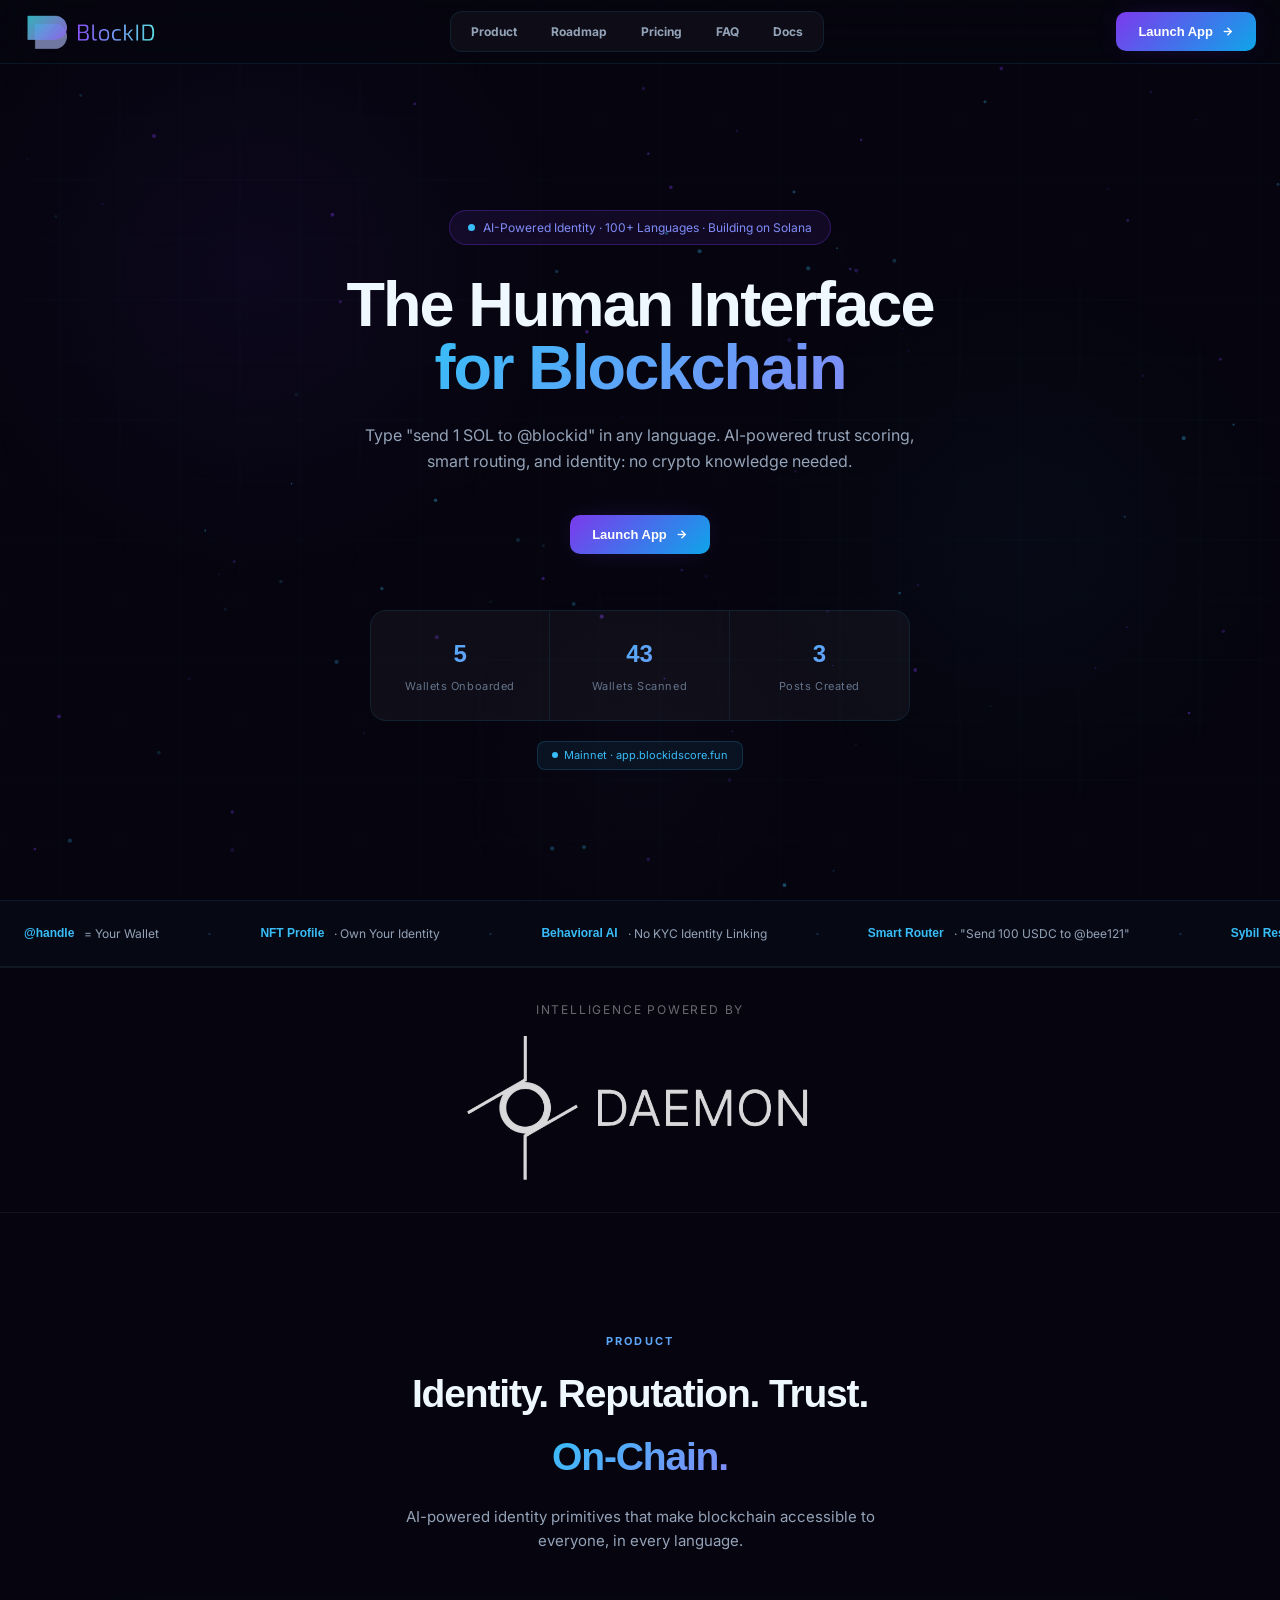
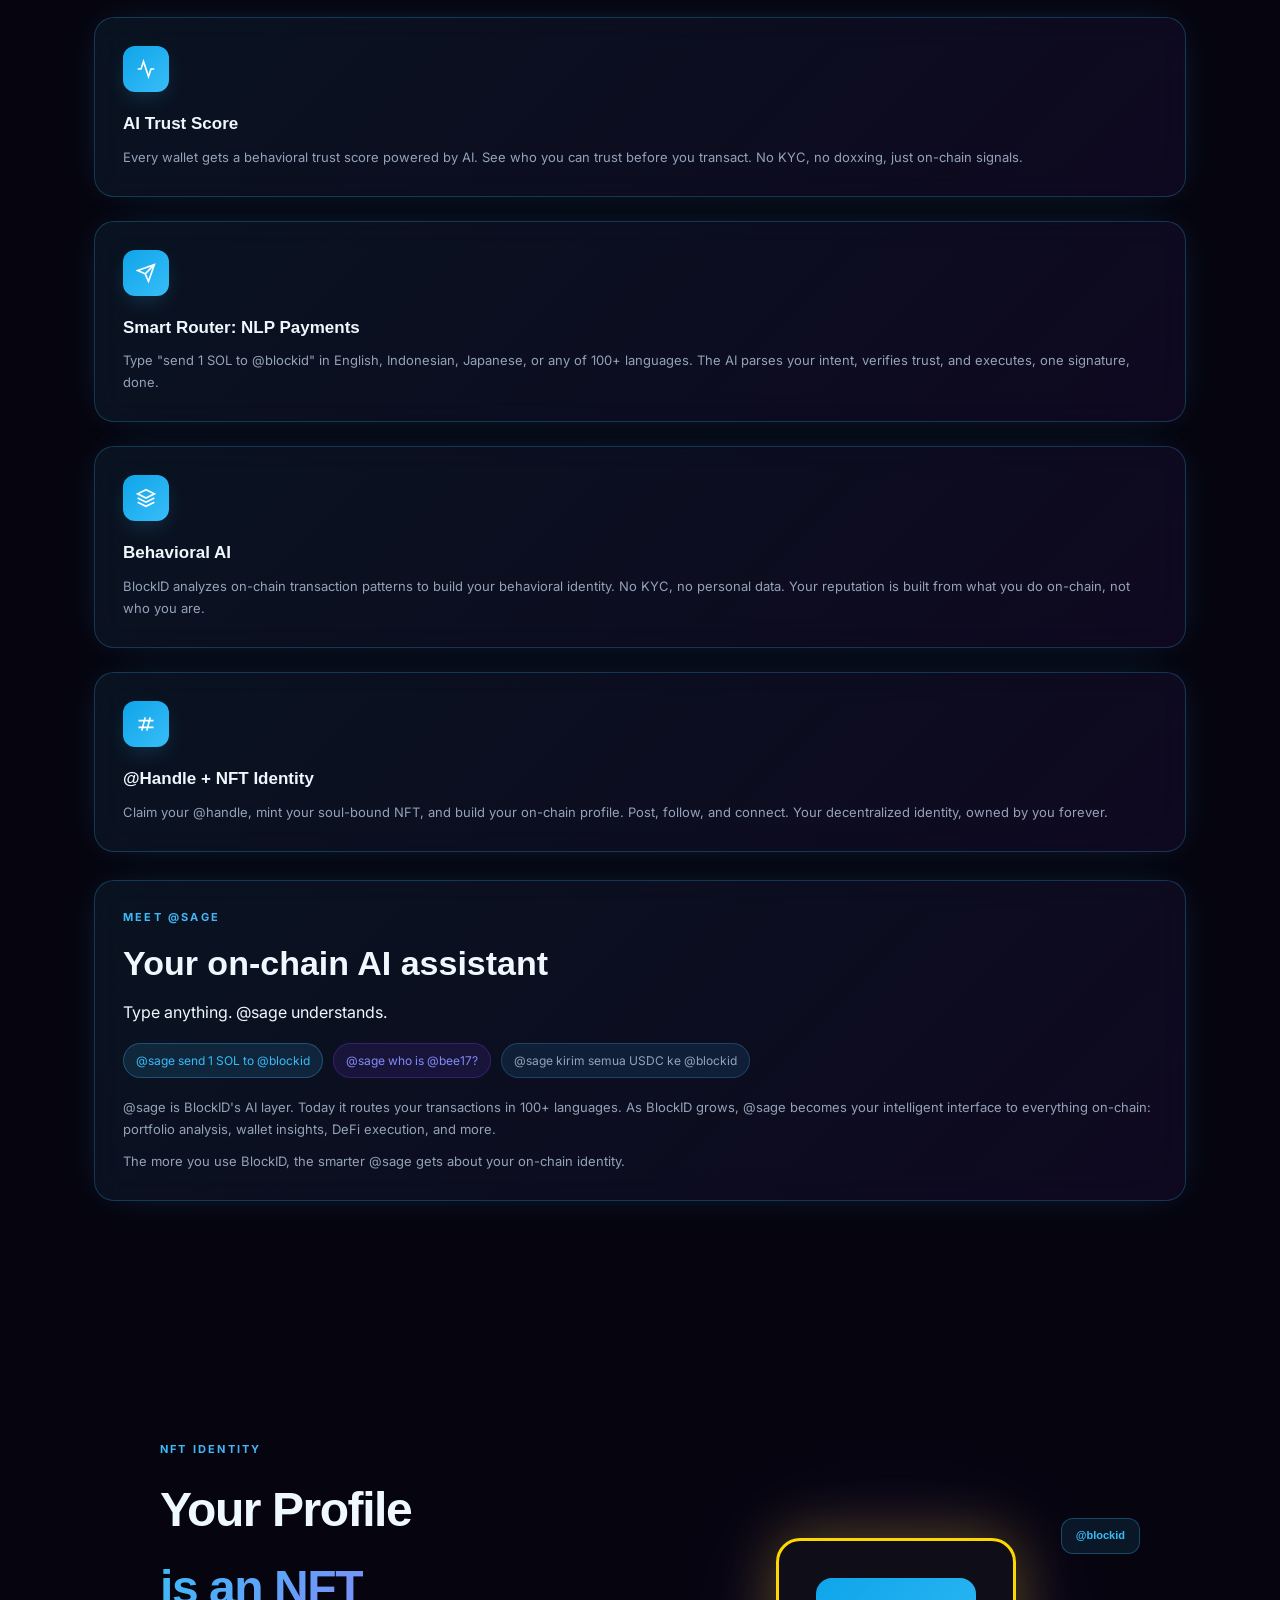
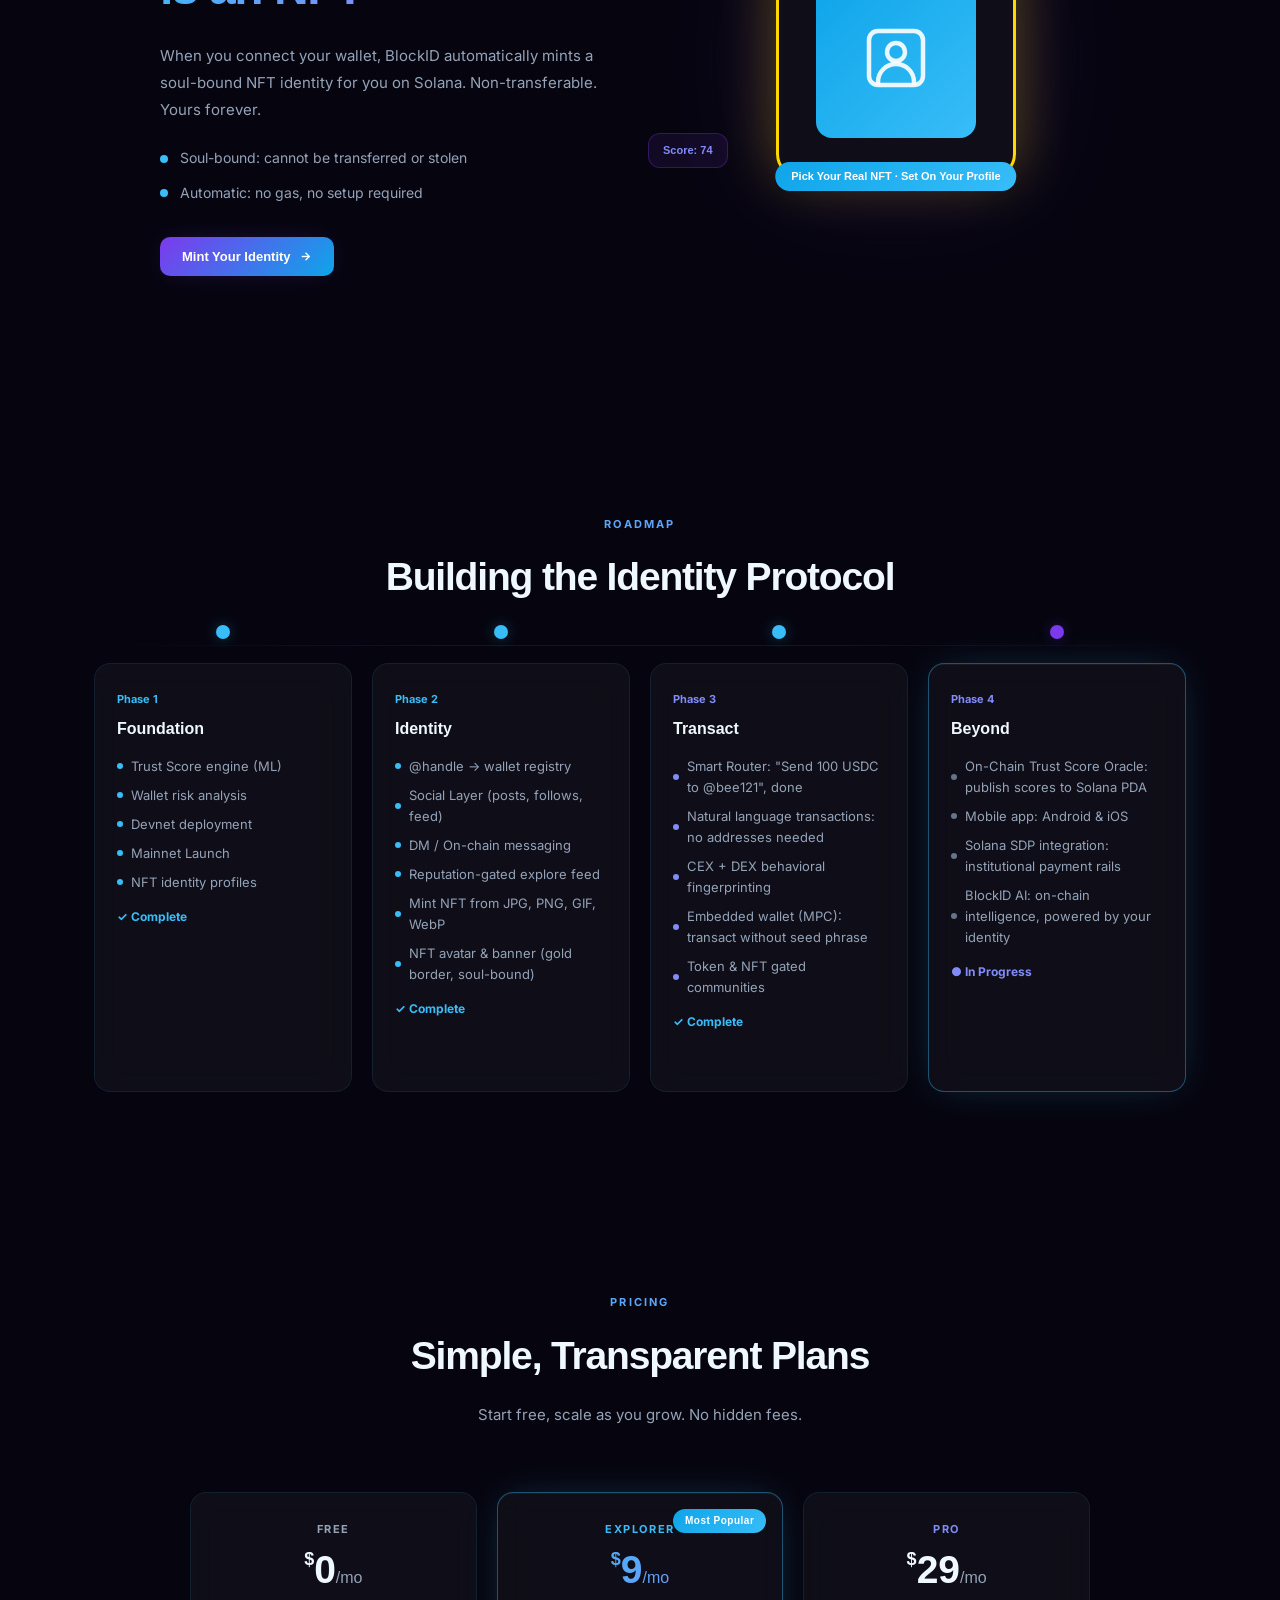
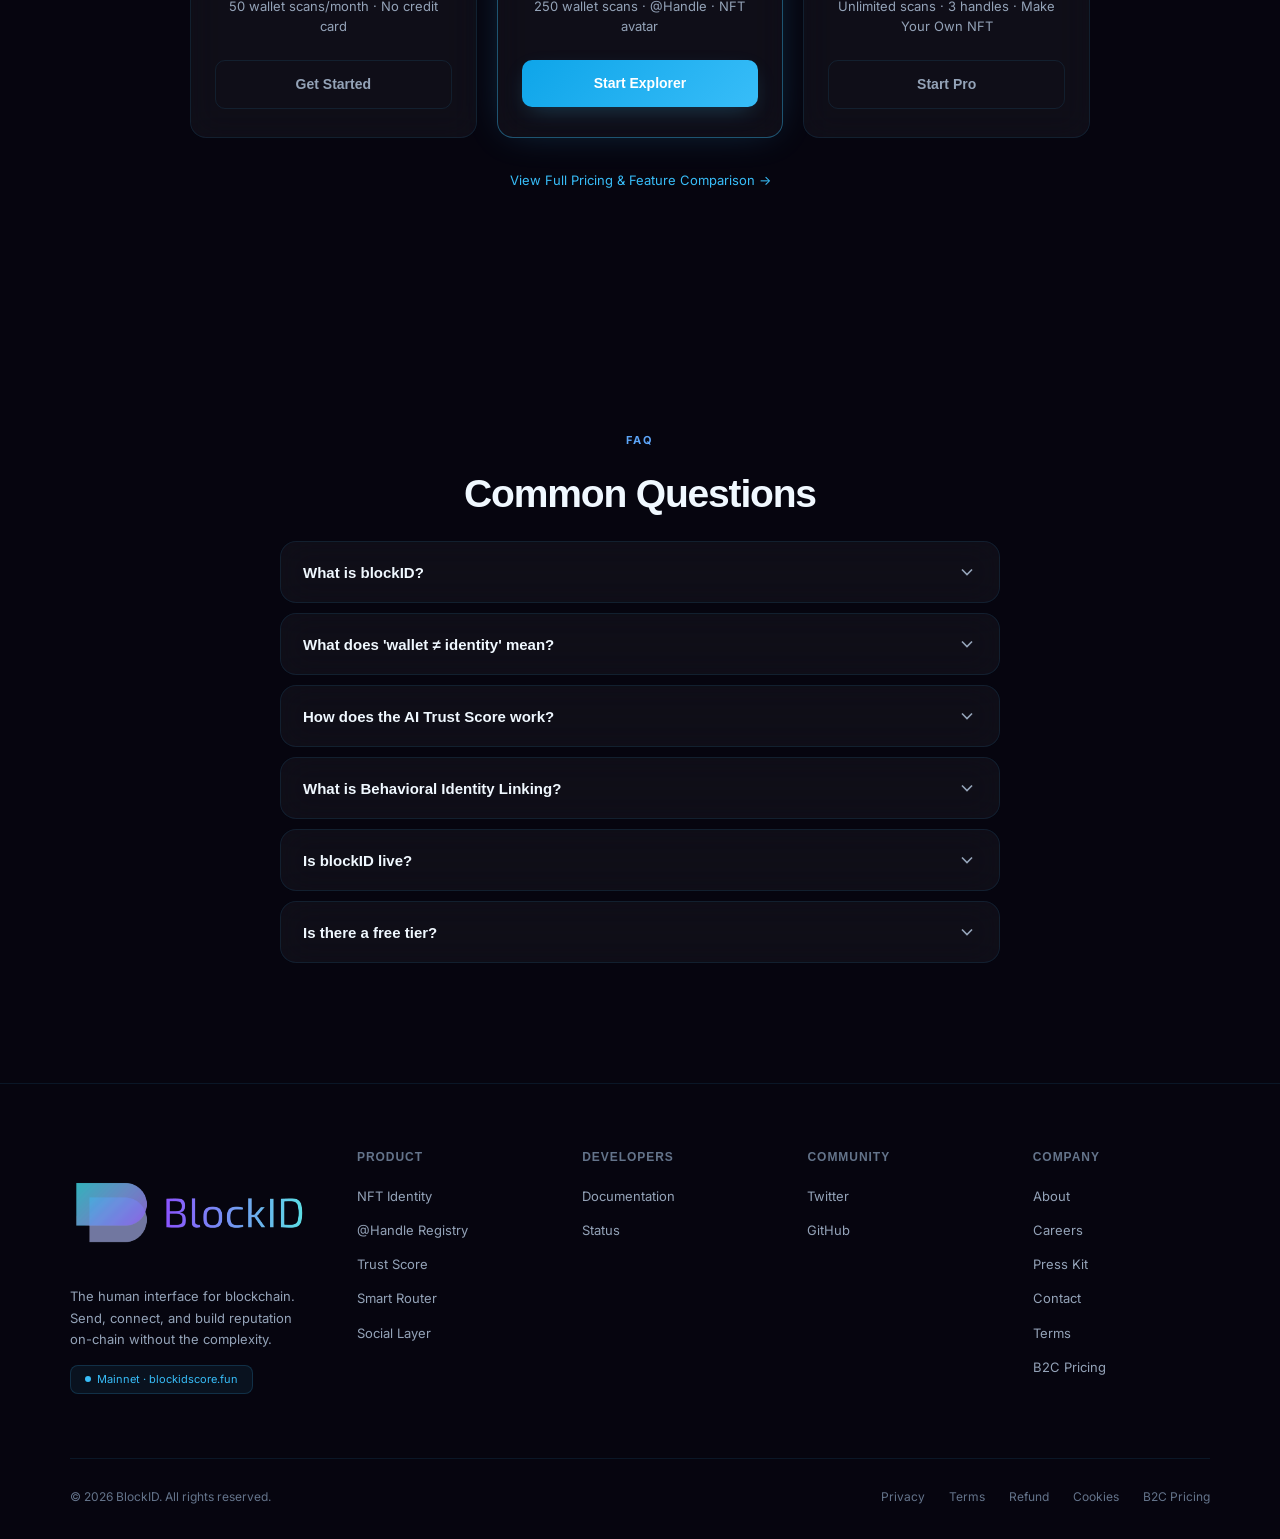
<file: index.html>
<!DOCTYPE html>
<html lang="en">
<head>
<meta charset="UTF-8"/>
<meta name="viewport" content="width=device-width, initial-scale=1.0"/>
<link rel="icon" type="image/png" href="blockid-icon.png" sizes="512x512">
<link rel="icon" type="image/png" href="blockid-icon.png" sizes="32x32">
<link rel="apple-touch-icon" href="blockid-icon.png">
<title>BlockID: The Human Interface For Blockchain</title>
<meta property="og:title" content="BlockID: The Human Interface For Blockchain" />
<meta property="og:description" content="AI-powered trust scores, NLP payments, and verifiable identity on Solana. Type in any language, send to any @handle." />
<meta property="og:image" content="https://media.blockidscore.fun/branding/og-preview.png" />
<meta property="og:url" content="https://blockidscore.fun" />
<meta property="og:type" content="website" />
<meta name="twitter:card" content="summary_large_image" />
<meta name="twitter:title" content="BlockID: The Human Interface For Blockchain" />
<meta name="twitter:description" content="AI-powered trust scores, NLP payments, and verifiable identity on Solana." />
<meta name="twitter:image" content="https://media.blockidscore.fun/branding/og-preview.png" />
<link rel="preconnect" href="https://fonts.googleapis.com">
<link rel="preconnect" href="https://fonts.gstatic.com" crossorigin>
<link rel="preconnect" href="https://fonts.googleapis.com">
<link rel="preconnect" href="https://fonts.gstatic.com" crossorigin>
<link href="https://fonts.googleapis.com/css2?family=Inter:wght@300;400;500;600;700&display=swap" rel="stylesheet">
<style>
@font-face {
  font-family: 'ClashDisplay';
  src: url('https://api.fontshare.com/v2/css?f[]=clash-display@200,300,400,500,600,700&display=swap');
  font-weight: 200 700;
  font-display: swap;
}
</style>
<link href="https://api.fontshare.com/v2/css?f[]=clash-display@200,300,400,500,600,700&display=swap" rel="stylesheet">
<style>
*,*::before,*::after{box-sizing:border-box;margin:0;padding:0}

:root{
  --blue:      #38bdf8;
  --blue-mid:  #0ea5e9;
  --blue-dark: #0369a1;
  --purple:    #7c3aed;
  --purple-mid:#6d28d9;
  --indigo:    #818cf8;
  --bg:        #06050f;
  --bg2:       #0a0818;
  --surface:   rgba(255,255,255,0.04);
  --surface2:  rgba(56,189,248,0.06);
  --border:    rgba(56,189,248,0.1);
  --border2:   rgba(124,58,237,0.25);
  --fg:        #f0f8ff;
  --muted:     #64748b;
  --muted2:    #94a3b8;
  --grad:      linear-gradient(135deg,#0ea5e9,#38bdf8);
  --grad-accent: linear-gradient(135deg,#7c3aed,#0ea5e9);
  --grad2:     linear-gradient(135deg,#38bdf8,#818cf8);
  --glow-blue: rgba(56,189,248,0.3);
  --glow-pur:  rgba(124,58,237,0.3);
  --fd:        'ClashDisplay',sans-serif;
  --fm:        'Inter',sans-serif;
}

html{scroll-behavior:smooth}
body{background:var(--bg);color:var(--fg);font-family:var(--fm);font-size:15px;line-height:1.618;overflow-x:hidden;-webkit-font-smoothing:antialiased}

#bg-canvas{position:fixed;inset:0;z-index:0;pointer-events:none}

.wrap{max-width:1140px;margin:0 auto;padding:0 24px;position:relative;z-index:1}
.section{padding:120px 24px;position:relative;z-index:1}

.glass{background:var(--surface);border:1px solid var(--border);border-radius:16px;backdrop-filter:blur(16px)}
.glass-h{background:var(--surface);border:1px solid var(--border);border-radius:16px;backdrop-filter:blur(16px);transition:background .25s,border-color .25s,transform .25s,box-shadow .25s}
.glass-h:hover{background:var(--surface2);border-color:rgba(56,189,248,.25);transform:translateY(-4px);box-shadow:0 20px 60px -20px var(--glow-blue)}
.glow-card{border-color:rgba(56,189,248,.4)!important;box-shadow:0 0 40px -12px var(--glow-blue),inset 0 1px 0 rgba(255,255,255,.05)}

.grad-text{background:var(--grad2);-webkit-background-clip:text;-webkit-text-fill-color:transparent;background-clip:text}

/* NAV */
nav{position:fixed;top:0;left:0;right:0;z-index:100;height:64px;display:flex;align-items:center;padding:0 24px;background:rgba(6,5,15,.8);backdrop-filter:blur(24px);border-bottom:1px solid var(--border);transition:box-shadow .3s}
nav.scrolled{box-shadow:0 4px 40px rgba(0,0,0,.6)}
.nav-in{max-width:1280px;margin:0 auto;width:100%;display:flex;align-items:center;justify-content:space-between}
.nav-logo{font-family:var(--fd);font-weight:800;font-size:20px;text-decoration:none;display:flex;align-items:center;gap:8px}
.logo-box{width:32px;height:32px;border-radius:8px;background:var(--grad);display:flex;align-items:center;justify-content:center;box-shadow:0 0 16px -4px var(--glow-blue)}
.nav-links{display:flex;align-items:center;gap:2px;background:var(--surface);border:1px solid var(--border);border-radius:12px;padding:4px}
.nbtn{padding:6px 16px;border-radius:9px;border:none;background:transparent;color:var(--muted2);font-family:var(--fm);font-size:12px;font-weight:700;cursor:pointer;transition:all .2s}
.nbtn:hover{color:var(--fg);background:rgba(255,255,255,.06)}
.nbtn.on{background:rgba(56,189,248,.12);color:var(--blue)}
.btn-g{display:inline-flex;align-items:center;gap:8px;padding:9px 22px;border-radius:10px;background:var(--grad-accent);color:#fff;font-family:var(--fd);font-weight:700;font-size:13px;text-decoration:none;border:none;cursor:pointer;box-shadow:0 0 28px -8px var(--glow-pur);transition:opacity .2s,box-shadow .2s}
.btn-g:hover{opacity:.9;box-shadow:0 0 40px -4px var(--glow-blue)}
.btn-o{display:inline-flex;align-items:center;gap:8px;padding:9px 22px;border-radius:10px;background:transparent;color:var(--muted2);font-family:var(--fd);font-weight:600;font-size:13px;border:1px solid var(--border);cursor:pointer;transition:all .2s;text-decoration:none}
.btn-o:hover{color:var(--fg);border-color:rgba(56,189,248,.3)}

/* HERO */
#hero{min-height:100vh;display:flex;align-items:center;justify-content:center;padding:80px 24px 0;text-align:center;position:relative;z-index:1}
.badge{display:inline-flex;align-items:center;gap:8px;padding:7px 18px;border-radius:100px;margin-bottom:28px;background:rgba(124,58,237,.1);border:1px solid rgba(124,58,237,.3);font-size:12px;color:var(--indigo);font-family:var(--fm)}
.bdot{width:7px;height:7px;border-radius:50%;background:var(--blue);animation:pulse 2s infinite}
.h1{font-family:var(--fd);font-weight:700;font-size:clamp(39px,6vw,63px);line-height:1.0;letter-spacing:-.03em;margin-bottom:24px}
.hp{font-size:16px;color:var(--muted2);max-width:580px;margin:0 auto 40px;line-height:1.618}
.ctas{display:flex;flex-wrap:wrap;gap:12px;justify-content:center;margin-bottom:56px}
.stats-row{display:grid;grid-template-columns:repeat(3,1fr);max-width:540px;margin:0 auto;border:1px solid var(--border);border-radius:16px;overflow:hidden;background:var(--surface)}
.st{padding:24px 20px;text-align:center;border-right:1px solid var(--border)}
.st:last-child{border-right:none}
.sv{font-family:var(--fd);font-size:24px;font-weight:800;background:var(--grad2);-webkit-background-clip:text;-webkit-text-fill-color:transparent;background-clip:text}
.sl{font-size:11px;color:var(--muted);margin-top:4px;letter-spacing:.05em}
.live-badge{display:inline-flex;align-items:center;gap:6px;background:rgba(56,189,248,.07);border:1px solid rgba(56,189,248,.18);border-radius:8px;padding:5px 14px;font-size:11px;color:var(--blue);font-family:var(--fm);margin-top:20px}
.ldot{width:6px;height:6px;border-radius:50%;background:var(--blue);animation:pulse 1.5s infinite}

/* TICKER */
#ticker-wrap{padding:18px 24px;position:relative;z-index:1;border-top:1px solid var(--border);border-bottom:1px solid var(--border);background:rgba(56,189,248,.025);overflow:hidden}
.ticker{display:flex;gap:48px;width:max-content;animation:tick 28s linear infinite}
.ti{display:flex;align-items:center;gap:10px;white-space:nowrap;font-size:12px;color:var(--muted2)}
.ti strong{color:var(--blue);font-family:var(--fd)}
.tsep{color:rgba(56,189,248,.2);font-size:18px}
@keyframes tick{from{transform:translateX(0)}to{transform:translateX(-50%)}}

/* SECTIONS */
.stag{font-family:var(--fm);font-size:11px;font-weight:700;letter-spacing:.2em;text-transform:uppercase;background:var(--grad2);-webkit-background-clip:text;-webkit-text-fill-color:transparent;background-clip:text;margin-bottom:12px}
.sh2{font-family:var(--fd);font-size:clamp(24px,3.5vw,39px);font-weight:700;letter-spacing:-.03em;margin-bottom:16px}
.ssub{color:var(--muted2);max-width:500px;margin:0 auto 64px;line-height:1.618;font-size:15px}
.tc{text-align:center}

/* PRODUCT */
.pgrid{display:grid;grid-template-columns:repeat(auto-fit,minmax(300px,1fr));gap:20px}
.pc{padding:28px}
.ibox{width:46px;height:46px;border-radius:12px;background:var(--grad);display:flex;align-items:center;justify-content:center;margin-bottom:18px;box-shadow:0 8px 24px -8px var(--glow-blue)}
.ch3{font-family:var(--fd);font-weight:700;font-size:17px;margin-bottom:8px}
.cp{font-size:13px;color:var(--muted2);line-height:1.7}
.feature-prominent-grid{display:grid;grid-template-columns:1fr;gap:24px}
.sage-style-card{padding:28px;border-radius:20px;border:1px solid rgba(56,189,248,.24);background:linear-gradient(135deg,rgba(56,189,248,.08),rgba(124,58,237,.08));box-shadow:0 0 40px -18px rgba(56,189,248,.35)}

/* DOCS */
.dgrid{display:grid;grid-template-columns:1fr 1fr;gap:32px;align-items:start}
@media(max-width:768px){.dgrid{grid-template-columns:1fr}}
.cblock{background:#050412;border:1px solid var(--border);border-radius:16px;overflow:hidden}
.chdr{display:flex;align-items:center;gap:8px;padding:12px 18px;border-bottom:1px solid var(--border);background:rgba(255,255,255,.02)}
.tl{width:12px;height:12px;border-radius:50%}
.cfn{font-size:11px;color:var(--muted);margin-left:8px;font-family:var(--fm)}
.cbody{padding:20px;overflow-x:auto}
pre{font-family:var(--fm);font-size:12.5px;line-height:1.8}
.ln-row{display:flex}
.lno{width:30px;text-align:right;margin-right:16px;color:rgba(255,255,255,.12);user-select:none;flex-shrink:0}
.lc{color:rgba(148,163,184,.4)}.ls{color:#7dd3fc}.lk{color:#c084fc}.lx{color:rgba(240,248,255,.7)}
.flist{display:flex;flex-direction:column;gap:14px}
.fcard{padding:20px 22px}
.fh4{font-family:var(--fd);font-weight:700;font-size:15px;margin-bottom:5px}
.fp{font-size:13px;color:var(--muted2)}

/* API */
.acard{overflow:hidden;margin-bottom:20px}
.ahdr{padding:18px 22px;border-bottom:1px solid var(--border)}
.arow{display:flex;align-items:center;gap:12px;margin-bottom:6px}
.mget{color:#34d399;font-weight:700;font-size:12px;font-family:var(--fm)}
.mpost{color:var(--blue);font-weight:700;font-size:12px;font-family:var(--fm)}
.apath{font-family:var(--fm);font-size:13px;color:rgba(255,255,255,.75)}
.adesc{font-size:13px;color:var(--muted2)}
.acode{background:#050412;padding:20px 22px}
.acode pre{font-size:12px;color:var(--muted2)}

/* ROADMAP */
.rgrid{display:grid;grid-template-columns:repeat(4,1fr);gap:20px;position:relative}
@media(max-width:900px){.rgrid{grid-template-columns:1fr 1fr}}
@media(max-width:540px){.rgrid{grid-template-columns:1fr}}
.rline{position:absolute;top:20px;left:0;right:0;height:1px;background:linear-gradient(90deg,transparent,var(--border),var(--border),transparent)}
@media(max-width:900px){.rline{display:none}}
.pdot{width:14px;height:14px;border-radius:50%;margin:0 auto 24px}
.d-done{background:var(--blue);box-shadow:0 0 14px var(--glow-blue)}
.d-act{background:var(--purple);box-shadow:0 0 14px var(--glow-pur);animation:pulse 2s infinite}
.d-soon{background:var(--muted)}
.plbl{font-family:var(--fm);font-size:11px;font-weight:700}
.pc-done{color:var(--blue)}.pc-act{color:var(--indigo)}.pc-soon{color:var(--muted)}
.ph3{font-family:var(--fd);font-size:16px;font-weight:700;margin:6px 0 14px}
.pitem{display:flex;align-items:center;gap:8px;font-size:13px;color:var(--muted2);margin-bottom:8px}
.pbul{width:6px;height:6px;border-radius:50%;flex-shrink:0}
.pst{margin-top:14px;font-size:12px;font-weight:700;font-family:var(--fm)}
.pcard{padding:22px;height:100%}

/* PRICING - compact */
.prgrid{display:grid;grid-template-columns:repeat(3,1fr);gap:20px;max-width:900px;margin:0 auto}
@media(max-width:768px){.prgrid{grid-template-columns:1fr}}
.prcard{padding:28px 24px;position:relative;overflow:hidden;text-align:center}
.popular{position:absolute;top:16px;right:16px;background:var(--grad);color:#fff;font-size:10px;font-weight:700;font-family:var(--fd);padding:4px 12px;border-radius:100px;letter-spacing:.05em}
.ptier{font-family:var(--fm);font-size:11px;font-weight:700;letter-spacing:.15em;text-transform:uppercase;margin-bottom:12px}
.pval{font-family:var(--fd);font-size:39px;font-weight:800;line-height:1;margin-bottom:8px}
.pval sup{font-size:18px;vertical-align:top;margin-top:8px}
.ptagline{font-size:13px;color:var(--muted2);margin-bottom:24px;line-height:1.5}
.pbtn{display:block;width:100%;padding:12px;border-radius:10px;text-align:center;font-family:var(--fd);font-weight:700;font-size:14px;cursor:pointer;border:none;margin-top:0;transition:all .2s;text-decoration:none}
.pb-o{background:transparent;border:1px solid var(--border);color:var(--muted2)}
.pb-o:hover{border-color:rgba(56,189,248,.3);color:var(--fg)}
.pb-g{background:var(--grad);color:#fff;box-shadow:0 8px 24px -8px var(--glow-blue)}
.pb-g:hover{opacity:.9}
.pcompact-link{display:inline-block;margin-top:32px;font-size:13px;color:var(--blue);text-decoration:none;transition:color .2s}
.pcompact-link:hover{color:var(--blue-mid)}

/* FAQ */
.faq-wrap{max-width:720px;margin:0 auto;display:flex;flex-direction:column;gap:10px}
.fitem{overflow:hidden}
.fbtn{width:100%;display:flex;align-items:center;justify-content:space-between;padding:20px 22px;background:none;border:none;cursor:pointer;text-align:left;font-family:var(--fd);font-weight:600;font-size:15px;color:var(--fg);gap:16px}
.fchev{color:var(--muted2);flex-shrink:0;transition:transform .25s}
.fchev.on{transform:rotate(180deg)}
.fans{max-height:0;overflow:hidden;transition:max-height .35s ease,opacity .3s;opacity:0}
.fans.on{max-height:250px;opacity:1}
.fans p{padding:0 22px 20px;font-size:13px;color:var(--muted2);line-height:1.8}

/* FOOTER */
footer{border-top:1px solid var(--border);padding:64px 24px 32px;position:relative;z-index:1}
.fin{max-width:1140px;margin:0 auto}
.fgrid{display:grid;grid-template-columns:1.2fr repeat(4,1fr);gap:48px;margin-bottom:64px}
@media(max-width:900px){.fgrid{grid-template-columns:1fr 1fr 1fr}}
@media(max-width:540px){.fgrid{grid-template-columns:1fr 1fr}}
.flogo{font-family:var(--fd);font-weight:800;font-size:24px;margin-bottom:10px;display:flex;align-items:center;gap:10px}
.fdesc{font-size:13px;color:var(--muted2);line-height:1.65}
.fcol h4{font-family:var(--fd);font-weight:700;font-size:12px;text-transform:uppercase;letter-spacing:.08em;margin-bottom:16px;color:var(--muted)}
.fcol ul{list-style:none;display:flex;flex-direction:column;gap:10px}
.fcol a{font-size:13px;color:var(--muted2);text-decoration:none;transition:color .2s}
.fcol a:hover{color:var(--fg)}
.fbot{border-top:1px solid var(--border);padding-top:28px;display:flex;justify-content:space-between;align-items:center;flex-wrap:wrap;gap:12px}
.fcopy{font-size:12px;color:var(--muted)}
.fleg{display:flex;gap:24px}
.fleg a{font-size:12px;color:var(--muted);text-decoration:none;transition:color .2s}
.fleg a:hover{color:var(--fg)}

/* ANIM */
@keyframes pulse{0%,100%{opacity:1}50%{opacity:.35}}
@keyframes fadeUp{from{opacity:0;transform:translateY(30px)}to{opacity:1;transform:translateY(0)}}
.fu{opacity:0;animation:fadeUp .7s ease forwards}
.d1{animation-delay:.1s}.d2{animation-delay:.22s}.d3{animation-delay:.34s}.d4{animation-delay:.46s}.d5{animation-delay:.58s}.d6{animation-delay:.7s}
.reveal{opacity:0;transform:translateY(24px);transition:opacity .65s ease,transform .65s ease}
.reveal.visible{opacity:1;transform:none}

@media(max-width:640px){nav .nav-links{display:none}.h1{font-size:38px}.hp{font-size:14px}}
</style>
<script type="text/javascript">
  window.$crisp=[];
  window.CRISP_WEBSITE_ID="fdd9dd88-16cf-4b91-b0b9-4d36773a874d";
  (function(){
    var d=document;
    var s=d.createElement("script");
    s.src="https://client.crisp.chat/l.js";
    s.async=1;
    d.getElementsByTagName("head")[0].appendChild(s);
  })();
</script>
</head>
<body>
<canvas id="bg-canvas"></canvas>

<!-- NAV -->
<nav id="nav">
  <div class="nav-in">
    <a href="#" class="nav-logo">
      <img src="blockid-logo.svg" alt="BlockID" height="72" style="display:block; width:auto; max-width:640px;">
    </a>
    <div class="nav-links">
      <button class="nbtn" data-s="product">Product</button>
      <button class="nbtn" data-s="roadmap">Roadmap</button>
      <button class="nbtn" data-s="pricing">Pricing</button>
      <button class="nbtn" data-s="faq">FAQ</button>
      <a href="docs.html" class="nbtn" style="text-decoration:none;">Docs</a>
    </div>
    <a href="https://app.blockidscore.fun" target="_blank" rel="noopener" class="btn-g">
      Launch App
      <svg width="13" height="13" viewBox="0 0 24 24" fill="none" stroke="currentColor" stroke-width="2.5"><line x1="5" y1="12" x2="19" y2="12"/><polyline points="12,5 19,12 12,19"/></svg>
    </a>
  </div>
</nav>

<!-- HERO -->
<section id="hero">
  <div>
    <div class="badge fu d1"><span class="bdot"></span>AI-Powered Identity · 100+ Languages · Building on Solana</div>
    <h1 class="h1 fu d2">The Human Interface<br><span class="grad-text">for Blockchain</span></h1>
    <p class="hp fu d3">Type "send 1 SOL to @blockid" in any language. AI-powered trust scoring, smart routing, and identity: no crypto knowledge needed.</p>
    <div class="ctas fu d4">
      <a href="https://app.blockidscore.fun" target="_blank" rel="noopener" class="btn-g">
        Launch App <svg width="13" height="13" viewBox="0 0 24 24" fill="none" stroke="currentColor" stroke-width="2.5"><line x1="5" y1="12" x2="19" y2="12"/><polyline points="12,5 19,12 12,19"/></svg>
      </a>
    </div>
    <div class="stats-row fu d5">
      <div class="st"><div class="sv" id="stat-users">5</div><div class="sl">Wallets Onboarded</div></div>
      <div class="st"><div class="sv" id="stat-scans">43</div><div class="sl">Wallets Scanned</div></div>
      <div class="st"><div class="sv" id="stat-posts">3</div><div class="sl">Posts Created</div></div>
    </div>
    <div class="fu d6" style="text-align:center">
      <div class="live-badge"><span class="ldot"></span>Mainnet · app.blockidscore.fun</div>
    </div>
  </div>
</section>

<!-- TICKER -->
<div id="ticker-wrap">
  <div class="ticker" id="tk">
    <div class="ti"><strong>@handle</strong> = Your Wallet</div><div class="tsep">·</div>
    <div class="ti"><strong>NFT Profile</strong> · Own Your Identity</div><div class="tsep">·</div>
    <div class="ti"><strong>Behavioral AI</strong> · No KYC Identity Linking</div><div class="tsep">·</div>
    <div class="ti"><strong>Smart Router</strong> · "Send 100 USDC to @bee121"</div><div class="tsep">·</div>
    <div class="ti"><strong>Sybil Resistance</strong> · Built-in</div><div class="tsep">·</div>
    <div class="ti"><strong>Social Layer</strong> · Web3-native</div><div class="tsep">·</div>
    <div class="ti"><strong>Mainnet</strong> · Live</div><div class="tsep">·</div>
    <div class="ti"><strong>Free Tier</strong> · No Credit Card</div><div class="tsep">·</div>
    <!-- duplicate -->
    <div class="ti"><strong>@handle</strong> = Your Wallet</div><div class="tsep">·</div>
    <div class="ti"><strong>NFT Profile</strong> · Own Your Identity</div><div class="tsep">·</div>
    <div class="ti"><strong>Behavioral AI</strong> · No KYC Identity Linking</div><div class="tsep">·</div>
    <div class="ti"><strong>Smart Router</strong> · "Send 100 USDC to @bee121"</div><div class="tsep">·</div>
    <div class="ti"><strong>Sybil Resistance</strong> · Built-in</div><div class="tsep">·</div>
    <div class="ti"><strong>Social Layer</strong> · Web3-native</div><div class="tsep">·</div>
    <div class="ti"><strong>Mainnet</strong> · Live</div><div class="tsep">·</div>
    <div class="ti"><strong>Free Tier</strong> · No Credit Card</div><div class="tsep">·</div>
  </div>
</div>

<!-- Powered by Daemon Protocol -->
<section style="padding: 32px 0; border-top: 1px solid rgba(255,255,255,0.06); border-bottom: 1px solid rgba(255,255,255,0.06);">
  <div style="max-width: 1100px; margin: 0 auto; padding: 0 24px; display: flex; flex-direction: column; align-items: center; gap: 16px;">
    <p style="color: rgba(255,255,255,0.4); font-size: 12px; letter-spacing: 0.15em; text-transform: uppercase; margin: 0;">
      Intelligence Powered by
    </p>
    <a href="https://daemonprotocol.com" target="_blank" rel="noopener" style="display: flex; align-items: center; opacity: 0.85; transition: opacity 0.2s;" onmouseover="this.style.opacity='1'" onmouseout="this.style.opacity='0.85'">
      <img src="daemon-logo.png" alt="Daemon Protocol" height="144" style="display: block; width: auto; max-width: 600px;">
    </a>
  </div>
</section>

<!-- PRODUCT -->
<section id="product" class="section">
  <div class="wrap">
    <div class="tc reveal"><p class="stag">Product</p><h2 class="sh2">Identity. Reputation. Trust.<br><span class="grad-text">On-Chain.</span></h2><p class="ssub">AI-powered identity primitives that make blockchain accessible to everyone, in every language.</p></div>
    <div class="feature-prominent-grid">
      <div class="glass reveal sage-style-card"><div class="ibox"><svg width="20" height="20" viewBox="0 0 24 24" fill="none" stroke="#fff" stroke-width="2"><polyline points="22 12 18 12 15 21 9 3 6 12 2 12"/></svg></div><h3 class="ch3">AI Trust Score</h3><p class="cp">Every wallet gets a behavioral trust score powered by AI. See who you can trust before you transact. No KYC, no doxxing, just on-chain signals.</p></div>
      <div class="glass reveal sage-style-card"><div class="ibox"><svg width="20" height="20" viewBox="0 0 24 24" fill="none" stroke="#fff" stroke-width="2"><path d="M22 2L11 13"/><polygon points="22 2 15 22 11 13 2 9 22 2"/></svg></div><h3 class="ch3">Smart Router: NLP Payments</h3><p class="cp">Type "send 1 SOL to @blockid" in English, Indonesian, Japanese, or any of 100+ languages. The AI parses your intent, verifies trust, and executes, one signature, done.</p></div>
      <div class="glass reveal sage-style-card"><div class="ibox"><svg width="20" height="20" viewBox="0 0 24 24" fill="none" stroke="#fff" stroke-width="2"><path d="M12 2L2 7l10 5 10-5-10-5z"/><path d="M2 17l10 5 10-5"/><path d="M2 12l10 5 10-5"/></svg></div><h3 class="ch3">Behavioral AI</h3><p class="cp">BlockID analyzes on-chain transaction patterns to build your behavioral identity. No KYC, no personal data. Your reputation is built from what you do on-chain, not who you are.</p></div>
      <div class="glass reveal sage-style-card"><div class="ibox"><svg width="20" height="20" viewBox="0 0 24 24" fill="none" stroke="#fff" stroke-width="2"><path d="M7 20l4-16m2 16l4-16M3 8h18M3 16h18"/></svg></div><h3 class="ch3">@Handle + NFT Identity</h3><p class="cp">Claim your @handle, mint your soul-bound NFT, and build your on-chain profile. Post, follow, and connect. Your decentralized identity, owned by you forever.</p></div>
    </div>
    <div class="glass reveal sage-style-card" style="margin-top:28px;">
      <div style="display:flex;align-items:flex-start;justify-content:space-between;gap:20px;flex-wrap:wrap;">
        <div>
          <p class="stag" style="margin-bottom:10px;">Meet @sage</p>
          <h3 class="ch3" style="font-size:clamp(24px,3.4vw,34px);margin-bottom:8px;">Your on-chain AI assistant</h3>
          <p class="cp" style="font-size:16px;color:var(--fg);margin-bottom:16px;">Type anything. @sage understands.</p>
        </div>
      </div>
      <div style="display:flex;flex-wrap:wrap;gap:10px;margin-bottom:18px;">
        <span style="display:inline-flex;align-items:center;padding:7px 12px;border-radius:100px;background:rgba(56,189,248,.12);border:1px solid rgba(56,189,248,.3);color:var(--blue);font-family:var(--fm);font-size:12px;">@sage send 1 SOL to @blockid</span>
        <span style="display:inline-flex;align-items:center;padding:7px 12px;border-radius:100px;background:rgba(124,58,237,.12);border:1px solid rgba(124,58,237,.3);color:var(--indigo);font-family:var(--fm);font-size:12px;">@sage who is @bee17?</span>
        <span style="display:inline-flex;align-items:center;padding:7px 12px;border-radius:100px;background:rgba(56,189,248,.1);border:1px solid rgba(56,189,248,.24);color:var(--muted2);font-family:var(--fm);font-size:12px;">@sage kirim semua USDC ke @blockid</span>
      </div>
      <p class="cp" style="margin-bottom:10px;">@sage is BlockID's AI layer. Today it routes your transactions in 100+ languages. As BlockID grows, @sage becomes your intelligent interface to everything on-chain: portfolio analysis, wallet insights, DeFi execution, and more.</p>
      <p class="cp" style="margin-bottom:0;">The more you use BlockID, the smarter @sage gets about your on-chain identity.</p>
    </div>
  </div>
</section>

<section id="nft-identity" class="section">
  <div class="wrap">
    <div style="display:grid;grid-template-columns:1fr 1fr;gap:64px;align-items:center;max-width:960px;margin:0 auto;" class="reveal">
      <div>
        <p class="stag">NFT Identity</p>
        <h2 class="sh2" style="font-size:clamp(28px,4vw,48px);">Your Profile<br><span class="grad-text">is an NFT</span></h2>
        <p style="color:var(--muted2);line-height:1.8;margin-bottom:24px;font-size:15px;">
          When you connect your wallet, BlockID automatically mints a soul-bound NFT identity for you on Solana. 
          Non-transferable. Yours forever.
        </p>
        <div style="display:flex;flex-direction:column;gap:12px;margin-bottom:32px;">
          <div style="display:flex;align-items:center;gap:12px;">
            <div style="width:8px;height:8px;border-radius:50%;background:var(--blue);flex-shrink:0;"></div>
            <span style="font-size:14px;color:var(--muted2);">Soul-bound: cannot be transferred or stolen</span>
          </div>
          <div style="display:flex;align-items:center;gap:12px;">
            <div style="width:8px;height:8px;border-radius:50%;background:var(--blue);flex-shrink:0;"></div>
            <span style="font-size:14px;color:var(--muted2);">Automatic: no gas, no setup required</span>
          </div>
        </div>
        <a href="https://app.blockidscore.fun" target="_blank" rel="noopener" class="btn-g">
          Mint Your Identity
          <svg width="13" height="13" viewBox="0 0 24 24" fill="none" stroke="currentColor" stroke-width="2.5"><line x1="5" y1="12" x2="19" y2="12"/><polyline points="12,5 19,12 12,19"/></svg>
        </a>
      </div>
      <div style="position:relative;display:flex;align-items:center;justify-content:center;">
        <div style="width:240px;height:240px;border-radius:24px;background:var(--surface);border:3px solid gold;box-shadow:0 0 60px rgba(255,215,0,0.3),0 0 120px rgba(124,58,237,0.2);display:flex;align-items:center;justify-content:center;position:relative;">
          <div style="width:160px;height:160px;border-radius:16px;background:linear-gradient(135deg,#0ea5e9,#38bdf8);display:flex;align-items:center;justify-content:center;">
            <svg width="72" height="72" viewBox="0 0 24 24" fill="none" stroke="rgba(255,255,255,0.9)" stroke-width="1.5"><rect x="3" y="3" width="18" height="18" rx="3"/><circle cx="12" cy="10" r="3"/><path d="M6 21v-1a6 6 0 0 1 12 0v1"/></svg>
          </div>
        <div style="position:absolute;bottom:-16px;left:50%;transform:translateX(-50%);background:linear-gradient(135deg,#0ea5e9,#38bdf8);color:white;font-size:11px;font-weight:700;padding:6px 16px;border-radius:100px;white-space:nowrap;font-family:var(--fd);">Pick Your Real NFT · Set On Your Profile</div>
        </div>
        <div style="position:absolute;top:-20px;right:-20px;background:rgba(56,189,248,0.1);border:1px solid rgba(56,189,248,0.3);border-radius:12px;padding:8px 14px;font-size:11px;color:var(--blue);font-family:var(--fd);font-weight:700;">@blockid</div>
        <div style="position:absolute;bottom:10px;left:-24px;background:rgba(124,58,237,0.1);border:1px solid rgba(124,58,237,0.3);border-radius:12px;padding:8px 14px;font-size:11px;color:var(--indigo);font-family:var(--fd);font-weight:700;">Score: 74</div>
      </div>
    </div>
    <style>
    @media(max-width:768px){
      #nft-identity .wrap > div {
        grid-template-columns: 1fr !important;
      }
    }
    </style>
  </div>
</section>

<!-- ROADMAP -->
<section id="roadmap" class="section">
  <div class="wrap">
    <div class="tc reveal"><p class="stag">Roadmap</p><h2 class="sh2">Building the Identity Protocol</h2></div>
    <div class="rgrid reveal">
      <div class="rline"></div>

      <!-- Phase 1 - Complete -->
      <div>
        <div class="pdot d-done"></div>
        <div class="glass pcard">
          <span class="plbl pc-done">Phase 1</span>
          <h3 class="ph3">Foundation</h3>
          <div class="pitem"><span class="pbul" style="background:var(--blue)"></span>Trust Score engine (ML)</div>
          <div class="pitem"><span class="pbul" style="background:var(--blue)"></span>Wallet risk analysis</div>
          <div class="pitem"><span class="pbul" style="background:var(--blue)"></span>Devnet deployment</div>
          <div class="pitem"><span class="pbul" style="background:var(--blue)"></span>Mainnet Launch</div>
          <div class="pitem"><span class="pbul" style="background:var(--blue)"></span>NFT identity profiles</div>
          <div class="pst" style="color:var(--blue)">✓ Complete</div>
        </div>
      </div>

      <!-- Phase 2 - Complete -->
      <div>
        <div class="pdot d-done"></div>
        <div class="glass pcard">
          <span class="plbl pc-done">Phase 2</span>
          <h3 class="ph3">Identity</h3>
          <div class="pitem"><span class="pbul" style="background:var(--blue)"></span>@handle → wallet registry</div>
          <div class="pitem"><span class="pbul" style="background:var(--blue)"></span>Social Layer (posts, follows, feed)</div>
          <div class="pitem"><span class="pbul" style="background:var(--blue)"></span>DM / On-chain messaging</div>
          <div class="pitem"><span class="pbul" style="background:var(--blue)"></span>Reputation-gated explore feed</div>
          <div class="pitem"><span class="pbul" style="background:var(--blue)"></span>Mint NFT from JPG, PNG, GIF, WebP</div>
          <div class="pitem"><span class="pbul" style="background:var(--blue)"></span>NFT avatar &amp; banner (gold border, soul-bound)</div>
          <div class="pst" style="color:var(--blue)">✓ Complete</div>
        </div>
      </div>

      <!-- Phase 3 - In Progress -->
      <div>
        <div class="pdot d-done"></div>
        <div class="glass pcard">
          <span class="plbl pc-act">Phase 3</span>
          <h3 class="ph3">Transact</h3>
          <div class="pitem"><span class="pbul" style="background:var(--indigo)"></span>Smart Router: "Send 100 USDC to @bee121", done</div>
          <div class="pitem"><span class="pbul" style="background:var(--indigo)"></span>Natural language transactions: no addresses needed</div>
          <div class="pitem"><span class="pbul" style="background:var(--indigo)"></span>CEX + DEX behavioral fingerprinting</div>
          <div class="pitem"><span class="pbul" style="background:var(--indigo)"></span>Embedded wallet (MPC): transact without seed phrase</div>
          <div class="pitem"><span class="pbul" style="background:var(--indigo)"></span>Token & NFT gated communities</div>
          <div class="pst" style="color:var(--blue)">✓ Complete</div>
        </div>
      </div>

      <!-- Phase 4 - Coming Soon -->
      <div>
        <div class="pdot d-act"></div>
        <div class="glass glow-card pcard">
          <span class="plbl pc-act">Phase 4</span>
          <h3 class="ph3">Beyond</h3>
          <div class="pitem"><span class="pbul" style="background:var(--muted)"></span>On-Chain Trust Score Oracle: publish scores to Solana PDA</div>
          <div class="pitem"><span class="pbul" style="background:var(--muted)"></span>Mobile app: Android &amp; iOS</div>
          <div class="pitem"><span class="pbul" style="background:var(--muted)"></span>Solana SDP integration: institutional payment rails</div>
          <div class="pitem"><span class="pbul" style="background:var(--muted)"></span>BlockID AI: on-chain intelligence, powered by your identity</div>
          <div class="pst" style="color:var(--indigo)">● In Progress</div>
        </div>
      </div>

    </div>
  </div>
</section>

<!-- PRICING -->
<section id="pricing" class="section">
  <div class="wrap">
    <div class="tc reveal"><p class="stag">Pricing</p><h2 class="sh2">Simple, Transparent Plans</h2><p class="ssub">Start free, scale as you grow. No hidden fees.</p></div>
    <div class="prgrid reveal">
      <div class="glass prcard">
        <div class="ptier" style="color:var(--muted2)">Free</div>
        <div class="pval"><sup>$</sup>0<span style="font-size:16px;font-weight:500;color:var(--muted2)">/mo</span></div>
        <div class="ptagline">50 wallet scans/month · No credit card</div>
        <a href="https://app.blockidscore.fun" target="_blank" rel="noopener" class="pbtn pb-o">Get Started</a>
      </div>
      <div class="glass glow-card prcard">
        <div class="popular">Most Popular</div>
        <div class="ptier" style="color:var(--blue)">Explorer</div>
        <div class="pval grad-text"><sup>$</sup>9<span style="font-size:16px;font-weight:500;color:var(--muted2)">/mo</span></div>
        <div class="ptagline">250 wallet scans · @Handle · NFT avatar</div>
        <a href="pricing-b2c.html" class="pbtn pb-g">Start Explorer</a>
      </div>
      <div class="glass prcard">
        <div class="ptier" style="color:var(--indigo)">Pro</div>
        <div class="pval"><sup>$</sup>29<span style="font-size:16px;font-weight:500;color:var(--muted2)">/mo</span></div>
        <div class="ptagline">Unlimited scans · 3 handles · Make Your Own NFT</div>
        <a href="pricing-b2c.html" class="pbtn pb-o">Start Pro</a>
      </div>
    </div>
    <div class="tc reveal"><a href="pricing-b2c.html" class="pcompact-link">View Full Pricing &amp; Feature Comparison →</a></div>
  </div>
</section>

<!-- FAQ -->
<section id="faq" class="section">
  <div class="wrap">
    <div class="tc reveal"><p class="stag">FAQ</p><h2 class="sh2">Common Questions</h2></div>
    <div class="faq-wrap reveal" id="faq-root"></div>
  </div>
</section>

<!-- FOOTER -->
<footer>
  <div class="fin">
    <div class="fgrid">
      <div>
        <div class="flogo"><img src="blockid-logo.svg" alt="BlockID" height="128" style="display:block; width:auto; max-width:560px;"></div>
        <p class="fdesc">The human interface for blockchain. Send, connect, and build reputation on-chain without the complexity.</p>
        <div class="live-badge" style="margin-top:14px"><span class="ldot"></span>Mainnet · blockidscore.fun</div>
      </div>
      <div class="fcol"><h4>Product</h4><ul><li><a href="#">NFT Identity</a></li><li><a href="#">@Handle Registry</a></li><li><a href="#">Trust Score</a></li><li><a href="#">Smart Router</a></li><li><a href="#">Social Layer</a></li></ul></div>
      <div class="fcol"><h4>Developers</h4><ul><li><a href="docs.html">Documentation</a></li><li><a href="#">Status</a></li></ul></div>
      <div class="fcol"><h4>Community</h4><ul><li><a href="https://x.com/BlockID_AI" target="_blank" rel="noopener">Twitter</a></li><li><a href="https://github.com/Bekal17" target="_blank" rel="noopener">GitHub</a></li></ul></div>
      <div class="fcol"><h4>Company</h4><ul><li><a href="#">About</a></li><li><a href="#">Careers</a></li><li><a href="#">Press Kit</a></li><li><a href="#">Contact</a></li><li><a href="terms.html">Terms</a></li><li><a href="pricing-b2c.html">B2C Pricing</a></li></ul></div>
    </div>
    <div class="fbot">
      <p class="fcopy">© 2026 BlockID. All rights reserved.</p>
      <div class="fleg">
        <a href="privacy.html">Privacy</a>
        <a href="terms.html">Terms</a>
        <a href="refund.html">Refund</a>
        <a href="cookies.html">Cookies</a>
        <a href="pricing-b2c.html">B2C Pricing</a>
      </div>
    </div>
  </div>
</footer>

<script>
/* CANVAS */
(function(){
  const c=document.getElementById('bg-canvas'),ctx=c.getContext('2d');
  let W,H,pts,mx=-9999,my=-9999;

  // Mouse trail: stores recent positions with timestamp
  const trail=[];
  const TRAIL_LEN=120;
  const TRAIL_LIFE=900; // ms until fully faded

  const resize=()=>{W=c.width=innerWidth;H=c.height=innerHeight};
  const rand=(a,b)=>Math.random()*(b-a)+a;
  const init=()=>{pts=Array.from({length:Math.floor(W*H/12000)},()=>({x:rand(0,W),y:rand(0,H),vx:rand(-.18,.18),vy:rand(-.18,.18),r:rand(.8,2.2),a:rand(.08,.4),col:Math.random()>.55?'56,189,248':'124,58,237'}))};
  const drawGrid=()=>{const s=60,sc=scrollY*.04;ctx.strokeStyle='rgba(56,189,248,0.02)';ctx.lineWidth=1;ctx.beginPath();for(let x=sc%s;x<W;x+=s){ctx.moveTo(x,0);ctx.lineTo(x,H)}for(let y=sc%s;y<H;y+=s){ctx.moveTo(0,y);ctx.lineTo(W,y)}ctx.stroke()};
  const drawOrbs=()=>{const t=Date.now()/4000;[{x:W*.2,y:H*.3,r:320,c:'124,58,237',a:.05+.018*Math.sin(t)},{x:W*.8,y:H*.6,r:280,c:'56,189,248',a:.04+.015*Math.sin(t+1.5)},{x:W*.5,y:H*.85,r:200,c:'129,140,248',a:.028+.01*Math.sin(t+3)}].forEach(o=>{const g=ctx.createRadialGradient(o.x,o.y,0,o.x,o.y,o.r);g.addColorStop(0,`rgba(${o.c},${o.a})`);g.addColorStop(1,`rgba(${o.c},0)`);ctx.fillStyle=g;ctx.beginPath();ctx.arc(o.x,o.y,o.r,0,Math.PI*2);ctx.fill()})};
  const drawPts=()=>{pts.forEach(p=>{p.x+=p.vx;p.y+=p.vy;if(p.x<0)p.x=W;if(p.x>W)p.x=0;if(p.y<0)p.y=H;if(p.y>H)p.y=0;const dx=p.x-mx,dy=p.y-my,d=Math.sqrt(dx*dx+dy*dy);if(d<110){const f=(110-d)/110*.5;p.x+=dx/d*f;p.y+=dy/d*f}ctx.beginPath();ctx.arc(p.x,p.y,p.r,0,Math.PI*2);ctx.fillStyle=`rgba(${p.col},${p.a})`;ctx.fill()});for(let i=0;i<pts.length;i++)for(let j=i+1;j<pts.length;j++){const dx=pts[i].x-pts[j].x,dy=pts[i].y-pts[j].y,d=Math.sqrt(dx*dx+dy*dy);if(d<90){ctx.beginPath();ctx.moveTo(pts[i].x,pts[i].y);ctx.lineTo(pts[j].x,pts[j].y);ctx.strokeStyle=`rgba(56,189,248,${.05*(1-d/90)})`;ctx.lineWidth=.5;ctx.stroke()}}};

  // Draw mouse trail: thin elegant fading lines
  const drawTrail=()=>{
    const now=Date.now();
    // Remove expired points
    while(trail.length>0 && now-trail[0].t>TRAIL_LIFE) trail.shift();
    if(trail.length<2) return;
    ctx.save();
    ctx.lineCap='round';
    ctx.lineJoin='round';
    for(let i=1;i<trail.length;i++){
      const p0=trail[i-1],p1=trail[i];
      const age=now-p1.t;
      const life=Math.max(0,1-age/TRAIL_LIFE);
      // position ratio within trail (newer = brighter)
      const ratio=i/trail.length;
      const alpha=life*ratio*0.95;
      if(alpha<0.005) continue;
      const w=0.5+ratio*2.2;
      // button gradient: tail=purple #7c3aed → head=blue #0ea5e9
      const r=Math.round(124+(14-124)*ratio);
      const g2=Math.round(58+(165-58)*ratio);
      const b=Math.round(237+(233-237)*ratio);
      ctx.beginPath();
      ctx.moveTo(p0.x,p0.y);
      ctx.lineTo(p1.x,p1.y);
      // Outer glow
      ctx.shadowColor=`rgba(${r},${g2},${b},${alpha})`;
      ctx.shadowBlur=14+ratio*14;
      ctx.strokeStyle=`rgba(${r},${g2},${b},${alpha})`;
      ctx.lineWidth=w;
      ctx.stroke();
      // Bright white core
      ctx.shadowBlur=3;
      ctx.strokeStyle=`rgba(255,255,255,${alpha*0.4*ratio})`;
      ctx.lineWidth=w*0.28;
      ctx.stroke();
    }
    ctx.restore();
  };

  const loop=()=>{ctx.clearRect(0,0,W,H);drawGrid();drawOrbs();drawPts();drawTrail();requestAnimationFrame(loop)};
  window.addEventListener('resize',()=>{resize();init()});
  window.addEventListener('mousemove',e=>{
    mx=e.clientX;my=e.clientY;
    trail.push({x:mx,y:my,t:Date.now()});
    if(trail.length>TRAIL_LEN) trail.shift();
  },{passive:true});
  resize();init();loop()
})();

/* NAV */
(function(){
  const nav=document.getElementById('nav'),btns=document.querySelectorAll('.nbtn[data-s]'),secs=['product','roadmap','pricing','faq'];
  window.addEventListener('scroll',()=>{nav.classList.toggle('scrolled',scrollY>20);const pos=scrollY+130;let a='';secs.forEach(id=>{const el=document.getElementById(id);if(el&&el.offsetTop<=pos)a=id});btns.forEach(b=>b.classList.toggle('on',b.dataset.s===a))},{passive:true});
  btns.forEach(b=>b.addEventListener('click',()=>document.getElementById(b.dataset.s)?.scrollIntoView({behavior:'smooth'})));
})();

/* COUNTER */
function animCounter(el){
  const tgt=parseFloat(el.dataset.target),sfx=el.dataset.suffix||'',dec=parseInt(el.dataset.dec||0),dur=2200,st=performance.now();
  (function step(now){const p=Math.min((now-st)/dur,1),e=1-Math.pow(1-p,3),v=tgt*e;el.textContent=(dec?v.toFixed(dec):Math.floor(v))+sfx;if(p<1)requestAnimationFrame(step)})(st)
}

/* FAQ */
(function(){
  const faqs=[
    {q:"What is blockID?",a:"blockID is an identity protocol built natively on Solana. It gives every wallet a programmable identity, NFT profile, @handle, behavioral reputation score, and social layer without KYC or doxxing."},
    {q:"What does 'wallet ≠ identity' mean?",a:"A single person can own 50 wallets. A wallet address alone tells you nothing about who someone really is. BlockID builds a behavioral identity layer on top of wallets linking patterns, reputation, and social context without revealing personal data."},
    {q:"How does the AI Trust Score work?",a:"Our ML engine analyzes on-chain behavioral signals: transaction patterns, counterparty networks, routing habits (which DEX/CEX they use), timing patterns, and token behavior. The result is a trust score between 0–100 with risk category classification."},
    {q:"What is Behavioral Identity Linking?",a:"Without KYC, BlockID can infer that two wallets likely belong to the same person by analyzing shared behavioral fingerprints, same CEX deposit patterns, same router preferences, same timing, same counterparties. Output is a probability score, not a public claim."},
    {q:"Is blockID live?",a:"The platform is live at app.blockidscore.fun on Solana devnet. NFT identity, @handles, Smart Router, and Social Layer are in active development (Phase 2–4)."},
    {q:"Is there a free tier?",a:"Yes. BlockID offers a free tier with 100 API calls/month, sandbox mode, and basic trust score queries. Pro plan at $29/mo includes 50,000 requests. Enterprise at $199/mo is fully unlimited."},
  ];
  const root=document.getElementById('faq-root');
  faqs.forEach((f,i)=>{const d=document.createElement('div');d.className='glass fitem';d.innerHTML=`<button class="fbtn" onclick="tFaq(${i},this)"><span>${f.q}</span><svg class="fchev" width="20" height="20" viewBox="0 0 24 24" fill="none" stroke="currentColor" stroke-width="2"><polyline points="6,9 12,15 18,9"/></svg></button><div class="fans" id="ff${i}"><p>${f.a}</p></div>`;root.appendChild(d)});
  window.tFaq=(i,btn)=>{const a=document.getElementById('ff'+i),ch=btn.querySelector('.fchev'),o=a.classList.contains('on');document.querySelectorAll('.fans').forEach(x=>x.classList.remove('on'));document.querySelectorAll('.fchev').forEach(x=>x.classList.remove('on'));if(!o){a.classList.add('on');ch.classList.add('on')}}
})();

/* SCROLL REVEAL */
(function(){
  const obs=new IntersectionObserver(entries=>{entries.forEach((e,i)=>{if(e.isIntersecting){setTimeout(()=>e.target.classList.add('visible'),i*60);e.target.querySelectorAll('.counter').forEach(animCounter);obs.unobserve(e.target)}})},{threshold:.1});
  document.querySelectorAll('.reveal').forEach(el=>obs.observe(el));
  setTimeout(()=>document.querySelectorAll('.counter').forEach(animCounter),700)
})();
</script>
<script>
fetch('https://blockid-backend-production.up.railway.app/stats')
  .then(r => r.json())
  .then(d => {
    document.getElementById('stat-users').textContent = d.total_users;
    document.getElementById('stat-scans').textContent = d.total_scans;
    document.getElementById('stat-posts').textContent = d.total_posts;
  })
  .catch(() => {});
</script>
</body>
</html>
</file>
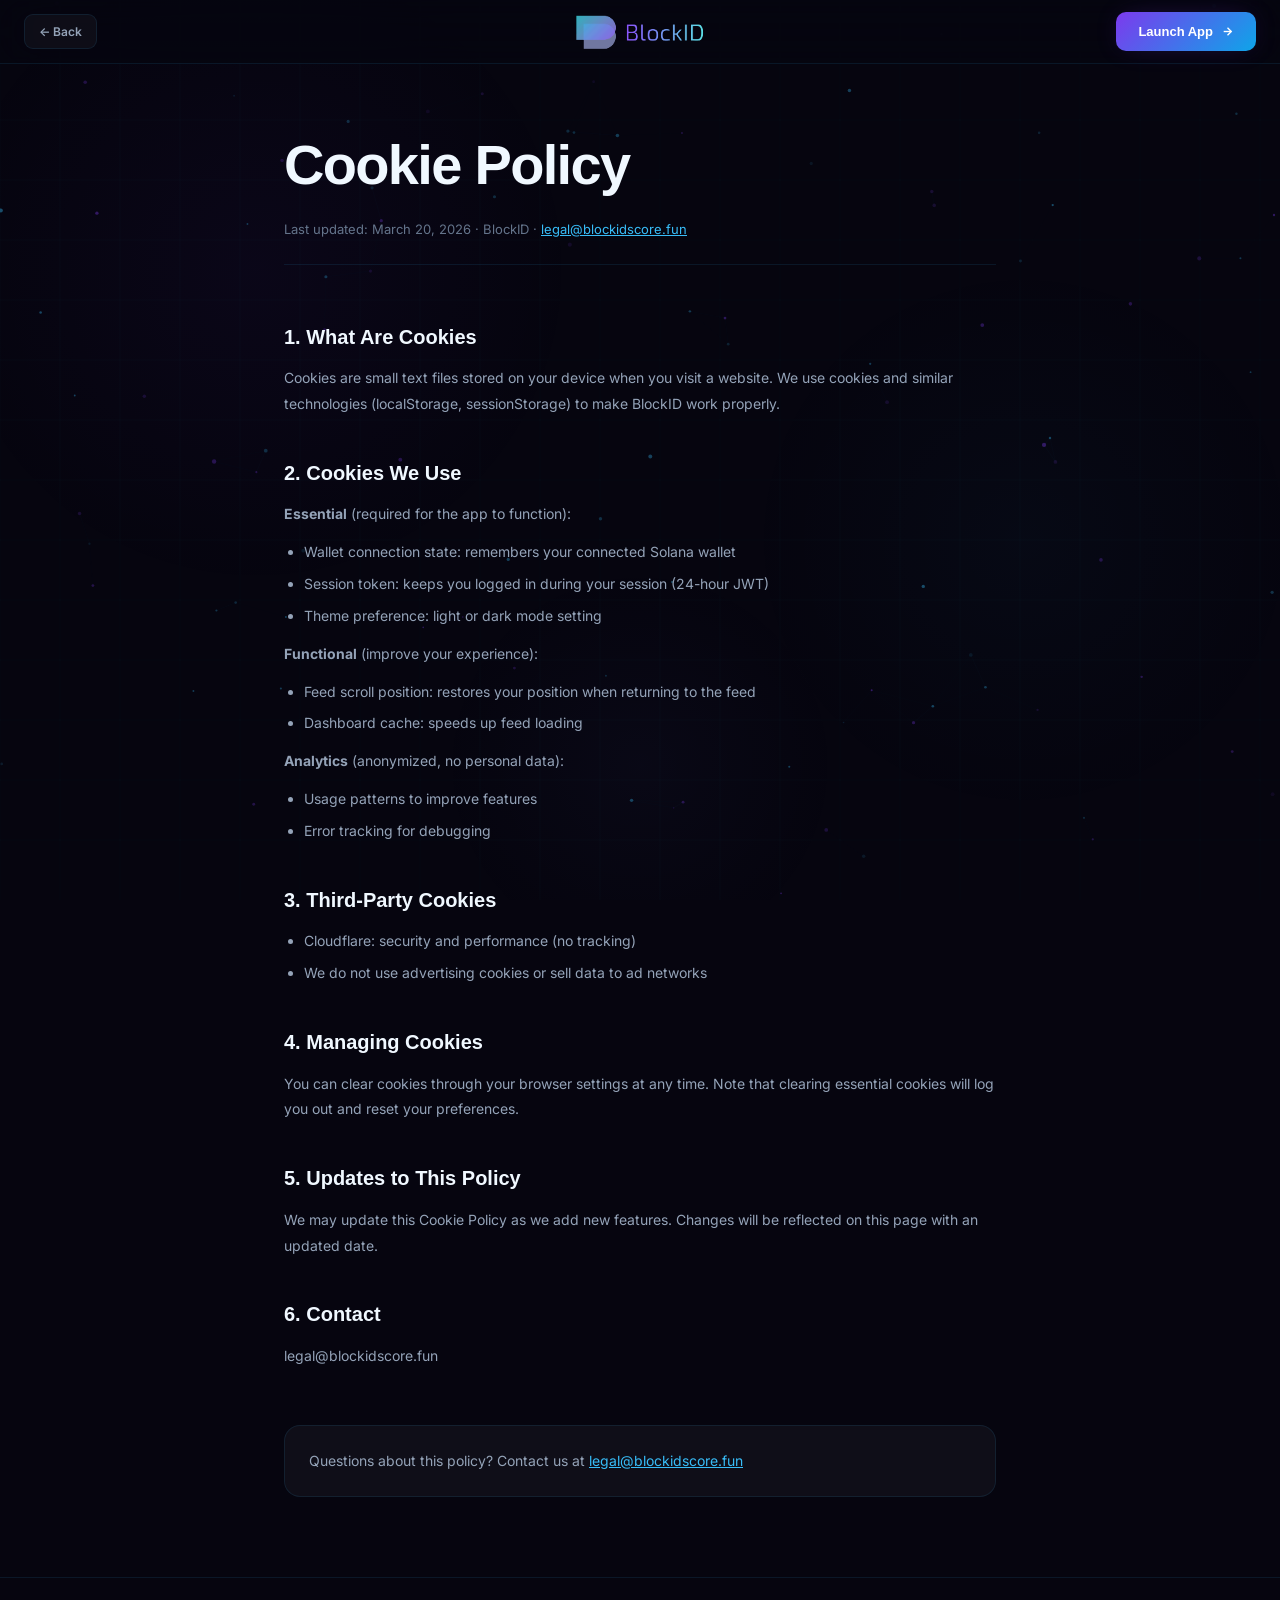
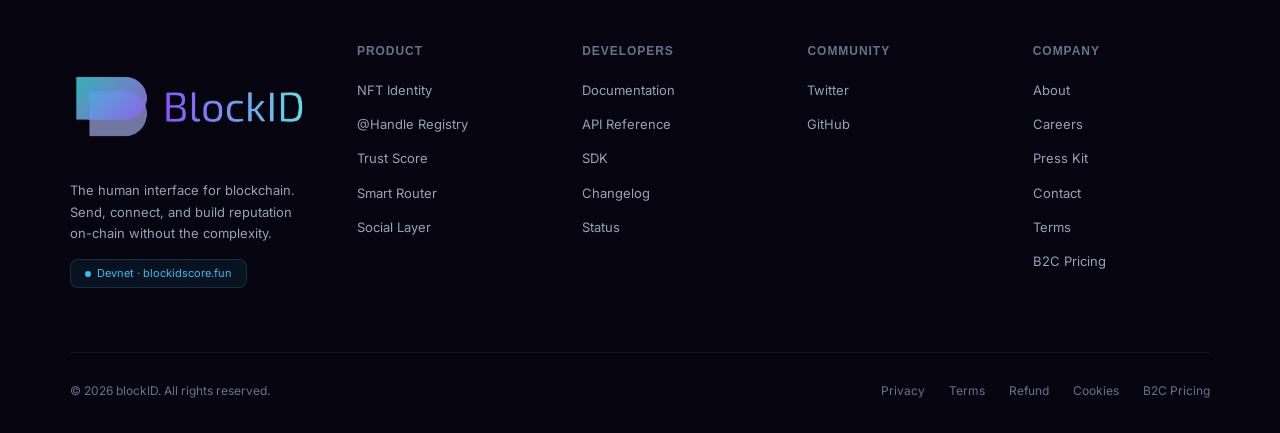
<file: cookies.html>
<!DOCTYPE html>
<html lang="en">
<head>
<meta charset="UTF-8"/>
<meta name="viewport" content="width=device-width, initial-scale=1.0"/>
<link rel="icon" type="image/png" href="blockid-icon.png" sizes="512x512">
<link rel="icon" type="image/png" href="blockid-icon.png" sizes="32x32">
<link rel="apple-touch-icon" href="blockid-icon.png">
<title>Cookie Policy — BlockID</title>
<link rel="preconnect" href="https://fonts.googleapis.com">
<link rel="preconnect" href="https://fonts.gstatic.com" crossorigin>
<link href="https://fonts.googleapis.com/css2?family=Inter:wght@300;400;500;600;700&display=swap" rel="stylesheet">
<link href="https://api.fontshare.com/v2/css?f[]=clash-display@200,300,400,500,600,700&display=swap" rel="stylesheet">
<style>
*,*::before,*::after{box-sizing:border-box;margin:0;padding:0}
:root{
  --blue:#38bdf8;--blue-mid:#0ea5e9;--blue-dark:#0369a1;--purple:#7c3aed;--purple-mid:#6d28d9;--indigo:#818cf8;
  --bg:#06050f;--bg2:#0a0818;--surface:rgba(255,255,255,0.04);--surface2:rgba(56,189,248,0.06);
  --border:rgba(56,189,248,0.1);--border2:rgba(124,58,237,0.25);--fg:#f0f8ff;--muted:#64748b;--muted2:#94a3b8;
  --grad:linear-gradient(135deg,#7c3aed,#0ea5e9);--grad2:linear-gradient(135deg,#38bdf8,#818cf8);
  --glow-blue:rgba(56,189,248,0.3);--glow-pur:rgba(124,58,237,0.3);
  --fd:'ClashDisplay',sans-serif;--fm:'Inter',sans-serif;
}
html{scroll-behavior:smooth}
body{background:var(--bg);color:var(--fg);font-family:var(--fm);font-size:15px;line-height:1.618;overflow-x:hidden;-webkit-font-smoothing:antialiased}
#bg-canvas{position:fixed;inset:0;z-index:0;pointer-events:none}
.grad-text{background:var(--grad2);-webkit-background-clip:text;-webkit-text-fill-color:transparent;background-clip:text}
nav{position:fixed;top:0;left:0;right:0;z-index:100;height:64px;display:flex;align-items:center;padding:0 24px;background:rgba(6,5,15,.8);backdrop-filter:blur(24px);border-bottom:1px solid var(--border);transition:box-shadow .3s}
nav.scrolled{box-shadow:0 4px 40px rgba(0,0,0,.6)}
.nav-in{max-width:1280px;margin:0 auto;width:100%;display:flex;align-items:center;justify-content:space-between;position:relative}
.nav-back{display:inline-flex;align-items:center;gap:7px;padding:7px 14px;border-radius:9px;background:rgba(255,255,255,.04);border:1px solid var(--border);color:var(--muted2);font-family:var(--fm);font-size:12px;font-weight:600;text-decoration:none;transition:all .2s;white-space:nowrap}
.nav-back:hover{background:rgba(56,189,248,.08);border-color:rgba(56,189,248,.25);color:var(--fg)}
.nav-logo{position:absolute;left:50%;transform:translateX(-50%);display:flex;align-items:center;gap:8px;font-family:var(--fd);font-weight:800;font-size:20px;text-decoration:none;color:inherit}
.logo-box{width:32px;height:32px;border-radius:8px;background:var(--grad);display:flex;align-items:center;justify-content:center;box-shadow:0 0 16px -4px var(--glow-pur)}
.btn-g{display:inline-flex;align-items:center;gap:8px;padding:9px 22px;border-radius:10px;background:var(--grad);color:#fff;font-family:var(--fd);font-weight:700;font-size:13px;text-decoration:none;box-shadow:0 0 28px -8px var(--glow-pur)}
footer{border-top:1px solid var(--border);padding:64px 24px 32px;position:relative;z-index:1}
.fin{max-width:1140px;margin:0 auto}
.fgrid{display:grid;grid-template-columns:1.2fr repeat(4,1fr);gap:48px;margin-bottom:64px}
@media(max-width:900px){.fgrid{grid-template-columns:1fr 1fr 1fr}}
@media(max-width:540px){.fgrid{grid-template-columns:1fr 1fr}}
.flogo{font-family:var(--fd);font-weight:800;font-size:22px;margin-bottom:10px;display:flex;align-items:center;gap:10px}
.fdesc{font-size:13px;color:var(--muted2);line-height:1.65}
.fcol h4{font-family:var(--fd);font-weight:700;font-size:12px;text-transform:uppercase;letter-spacing:.08em;margin-bottom:16px;color:var(--muted)}
.fcol ul{list-style:none;display:flex;flex-direction:column;gap:10px}
.fcol a{font-size:13px;color:var(--muted2);text-decoration:none;transition:color .2s}
.fcol a:hover{color:var(--fg)}
.fbot{border-top:1px solid var(--border);padding-top:28px;display:flex;justify-content:space-between;align-items:center;flex-wrap:wrap;gap:12px}
.fcopy{font-size:12px;color:var(--muted)}
.fleg{display:flex;gap:24px}
.fleg a{font-size:12px;color:var(--muted);text-decoration:none;transition:color .2s}
.fleg a:hover{color:var(--fg)}
.live-badge{display:inline-flex;align-items:center;gap:6px;background:rgba(56,189,248,.07);border:1px solid rgba(56,189,248,.18);border-radius:8px;padding:5px 14px;font-size:11px;color:var(--blue);font-family:var(--fm);margin-top:20px}
.ldot{width:6px;height:6px;border-radius:50%;background:var(--blue);animation:pulse 1.5s infinite}
@keyframes pulse{0%,100%{opacity:1}50%{opacity:.35}}

.legal-wrap{max-width:760px;margin:0 auto;padding:120px 24px 80px}
.legal-h1{font-family:var(--fd);font-size:clamp(32px,6vw,56px);font-weight:700;letter-spacing:-.03em;margin-bottom:8px}
.legal-meta{font-size:13px;color:var(--muted);margin-bottom:56px;padding-bottom:24px;border-bottom:1px solid var(--border)}
.legal-section{margin-bottom:40px}
.legal-h2{font-family:var(--fd);font-size:20px;font-weight:700;margin-bottom:12px;color:var(--fg)}
.legal-p{font-size:14px;color:var(--muted2);line-height:1.85;margin-bottom:12px}
.legal-ul{padding-left:20px;margin-bottom:12px}
.legal-ul li{font-size:14px;color:var(--muted2);line-height:1.85;margin-bottom:6px}
.legal-contact{margin-top:56px;padding:24px;border:1px solid var(--border);border-radius:16px;background:var(--surface)}
</style>
</head>
<body>
<canvas id="bg-canvas"></canvas>

<nav id="nav">
  <div class="nav-in">
    <a href="index.html" class="nav-back">← Back</a>
    <a href="index.html" class="nav-logo">
      <img src="blockid-logo.svg" alt="BlockID" height="72" style="display:block; width:auto; max-width:640px;">
    </a>
    <a href="https://app.blockidscore.fun" target="_blank" rel="noopener" class="btn-g">Launch App <svg width="13" height="13" viewBox="0 0 24 24" fill="none" stroke="currentColor" stroke-width="2.5"><line x1="5" y1="12" x2="19" y2="12"/><polyline points="12,5 19,12 12,19"/></svg></a>
  </div>
</nav>

<main style="position:relative;z-index:1">
  <div class="legal-wrap">
    <h1 class="legal-h1">Cookie Policy</h1>
    <div class="legal-meta">Last updated: March 20, 2026 · BlockID · <a href="mailto:legal@blockidscore.fun" style="color:var(--blue)">legal@blockidscore.fun</a></div>

    <div class="legal-section">
      <h2 class="legal-h2">1. What Are Cookies</h2>
      <p class="legal-p">Cookies are small text files stored on your device when you visit a website. We use cookies and similar technologies (localStorage, sessionStorage) to make BlockID work properly.</p>
    </div>

    <div class="legal-section">
      <h2 class="legal-h2">2. Cookies We Use</h2>
      <p class="legal-p"><strong>Essential</strong> (required for the app to function):</p>
      <ul class="legal-ul">
        <li>Wallet connection state: remembers your connected Solana wallet</li>
        <li>Session token: keeps you logged in during your session (24-hour JWT)</li>
        <li>Theme preference: light or dark mode setting</li>
      </ul>
      <p class="legal-p"><strong>Functional</strong> (improve your experience):</p>
      <ul class="legal-ul">
        <li>Feed scroll position: restores your position when returning to the feed</li>
        <li>Dashboard cache: speeds up feed loading</li>
      </ul>
      <p class="legal-p"><strong>Analytics</strong> (anonymized, no personal data):</p>
      <ul class="legal-ul">
        <li>Usage patterns to improve features</li>
        <li>Error tracking for debugging</li>
      </ul>
    </div>

    <div class="legal-section">
      <h2 class="legal-h2">3. Third-Party Cookies</h2>
      <ul class="legal-ul">
        <li>Cloudflare: security and performance (no tracking)</li>
        <li>We do not use advertising cookies or sell data to ad networks</li>
      </ul>
    </div>

    <div class="legal-section">
      <h2 class="legal-h2">4. Managing Cookies</h2>
      <p class="legal-p">You can clear cookies through your browser settings at any time. Note that clearing essential cookies will log you out and reset your preferences.</p>
    </div>

    <div class="legal-section">
      <h2 class="legal-h2">5. Updates to This Policy</h2>
      <p class="legal-p">We may update this Cookie Policy as we add new features. Changes will be reflected on this page with an updated date.</p>
    </div>

    <div class="legal-section">
      <h2 class="legal-h2">6. Contact</h2>
      <p class="legal-p">legal@blockidscore.fun</p>
    </div>

    <div class="legal-contact">
      <p style="font-size:14px;color:var(--muted2)">Questions about this policy? Contact us at <a href="mailto:legal@blockidscore.fun" style="color:var(--blue)">legal@blockidscore.fun</a></p>
    </div>
  </div>
</main>

<footer>
  <div class="fin">
    <div class="fgrid">
      <div>
        <div class="flogo"><img src="blockid-logo.svg" alt="BlockID" height="128" style="display:block; width:auto; max-width:560px;"></div>
        <p class="fdesc">The human interface for blockchain. Send, connect, and build reputation on-chain without the complexity.</p>
        <div class="live-badge" style="margin-top:14px"><span class="ldot"></span>Devnet · blockidscore.fun</div>
      </div>
      <div class="fcol"><h4>Product</h4><ul><li><a href="index.html#product">NFT Identity</a></li><li><a href="index.html#product">@Handle Registry</a></li><li><a href="index.html#product">Trust Score</a></li><li><a href="index.html#product">Smart Router</a></li><li><a href="index.html#product">Social Layer</a></li></ul></div>
      <div class="fcol"><h4>Developers</h4><ul><li><a href="https://api.blockidscore.fun" target="_blank" rel="noopener">Documentation</a></li><li><a href="https://api.blockidscore.fun" target="_blank" rel="noopener">API Reference</a></li><li><a href="index.html#docs">SDK</a></li><li><a href="#">Changelog</a></li><li><a href="#">Status</a></li></ul></div>
      <div class="fcol"><h4>Community</h4><ul><li><a href="https://x.com/BlockID_AI" target="_blank" rel="noopener">Twitter</a></li><li><a href="https://github.com/Bekal17" target="_blank" rel="noopener">GitHub</a></li></ul></div>
      <div class="fcol"><h4>Company</h4><ul><li><a href="#">About</a></li><li><a href="#">Careers</a></li><li><a href="#">Press Kit</a></li><li><a href="#">Contact</a></li><li><a href="terms.html">Terms</a></li><li><a href="pricing-b2c.html">B2C Pricing</a></li></ul></div>
    </div>
    <div class="fbot">
      <p class="fcopy">© 2026 blockID. All rights reserved.</p>
      <div class="fleg">
        <a href="privacy.html">Privacy</a>
        <a href="terms.html">Terms</a>
        <a href="refund.html">Refund</a>
        <a href="cookies.html">Cookies</a>
        <a href="pricing-b2c.html">B2C Pricing</a>
      </div>
    </div>
  </div>
</footer>

<script>
(function(){
  const c=document.getElementById('bg-canvas'),ctx=c.getContext('2d');
  let W,H,pts,mx=-9999,my=-9999;
  const trail=[];const TRAIL_LEN=120;const TRAIL_LIFE=900;
  const resize=()=>{W=c.width=innerWidth;H=c.height=innerHeight};
  const rand=(a,b)=>Math.random()*(b-a)+a;
  const init=()=>{pts=Array.from({length:Math.floor(W*H/12000)},()=>({x:rand(0,W),y:rand(0,H),vx:rand(-.18,.18),vy:rand(-.18,.18),r:rand(.8,2.2),a:rand(.08,.4),col:Math.random()>.55?'56,189,248':'124,58,237'}))};
  const drawGrid=()=>{const s=60,sc=scrollY*.04;ctx.strokeStyle='rgba(56,189,248,0.02)';ctx.lineWidth=1;ctx.beginPath();for(let x=sc%s;x<W;x+=s){ctx.moveTo(x,0);ctx.lineTo(x,H)}for(let y=sc%s;y<H;y+=s){ctx.moveTo(0,y);ctx.lineTo(W,y)}ctx.stroke()};
  const drawOrbs=()=>{const t=Date.now()/4000;[{x:W*.2,y:H*.3,r:320,c:'124,58,237',a:.05+.018*Math.sin(t)},{x:W*.8,y:H*.6,r:280,c:'56,189,248',a:.04+.015*Math.sin(t+1.5)},{x:W*.5,y:H*.85,r:200,c:'129,140,248',a:.028+.01*Math.sin(t+3)}].forEach(o=>{const g=ctx.createRadialGradient(o.x,o.y,0,o.x,o.y,o.r);g.addColorStop(0,`rgba(${o.c},${o.a})`);g.addColorStop(1,`rgba(${o.c},0)`);ctx.fillStyle=g;ctx.beginPath();ctx.arc(o.x,o.y,o.r,0,Math.PI*2);ctx.fill()})};
  const drawPts=()=>{pts.forEach(p=>{p.x+=p.vx;p.y+=p.vy;if(p.x<0)p.x=W;if(p.x>W)p.x=0;if(p.y<0)p.y=H;if(p.y>H)p.y=0;const dx=p.x-mx,dy=p.y-my,d=Math.sqrt(dx*dx+dy*dy);if(d<110){const f=(110-d)/110*.5;p.x+=dx/d*f;p.y+=dy/d*f}ctx.beginPath();ctx.arc(p.x,p.y,p.r,0,Math.PI*2);ctx.fillStyle=`rgba(${p.col},${p.a})`;ctx.fill()});for(let i=0;i<pts.length;i++)for(let j=i+1;j<pts.length;j++){const dx=pts[i].x-pts[j].x,dy=pts[i].y-pts[j].y,d=Math.sqrt(dx*dx+dy*dy);if(d<90){ctx.beginPath();ctx.moveTo(pts[i].x,pts[i].y);ctx.lineTo(pts[j].x,pts[j].y);ctx.strokeStyle=`rgba(56,189,248,${.05*(1-d/90)})`;ctx.lineWidth=.5;ctx.stroke()}}};
  const drawTrail=()=>{const now=Date.now();while(trail.length>0&&now-trail[0].t>TRAIL_LIFE)trail.shift();if(trail.length<2)return;ctx.save();ctx.lineCap='round';ctx.lineJoin='round';for(let i=1;i<trail.length;i++){const p0=trail[i-1],p1=trail[i];const age=now-p1.t;const life=Math.max(0,1-age/TRAIL_LIFE);const ratio=i/trail.length;const alpha=life*ratio*0.95;if(alpha<0.005)continue;const w=0.5+ratio*2.2;const r=Math.round(124+(14-124)*ratio);const g2=Math.round(58+(165-58)*ratio);const b=Math.round(237+(233-237)*ratio);ctx.beginPath();ctx.moveTo(p0.x,p0.y);ctx.lineTo(p1.x,p1.y);ctx.shadowColor=`rgba(${r},${g2},${b},${alpha})`;ctx.shadowBlur=14+ratio*14;ctx.strokeStyle=`rgba(${r},${g2},${b},${alpha})`;ctx.lineWidth=w;ctx.stroke();ctx.shadowBlur=3;ctx.strokeStyle=`rgba(255,255,255,${alpha*0.4*ratio})`;ctx.lineWidth=w*0.28;ctx.stroke()}ctx.restore()};
  const loop=()=>{ctx.clearRect(0,0,W,H);drawGrid();drawOrbs();drawPts();drawTrail();requestAnimationFrame(loop)};
  window.addEventListener('resize',()=>{resize();init()});
  window.addEventListener('mousemove',e=>{mx=e.clientX;my=e.clientY;trail.push({x:mx,y:my,t:Date.now()});if(trail.length>TRAIL_LEN)trail.shift()},{passive:true});
  resize();init();loop()
})();
(function(){
  const nav=document.getElementById('nav');
  window.addEventListener('scroll',()=>{nav.classList.toggle('scrolled',scrollY>20)},{passive:true});
})();
</script>
</body>
</html>
</file>
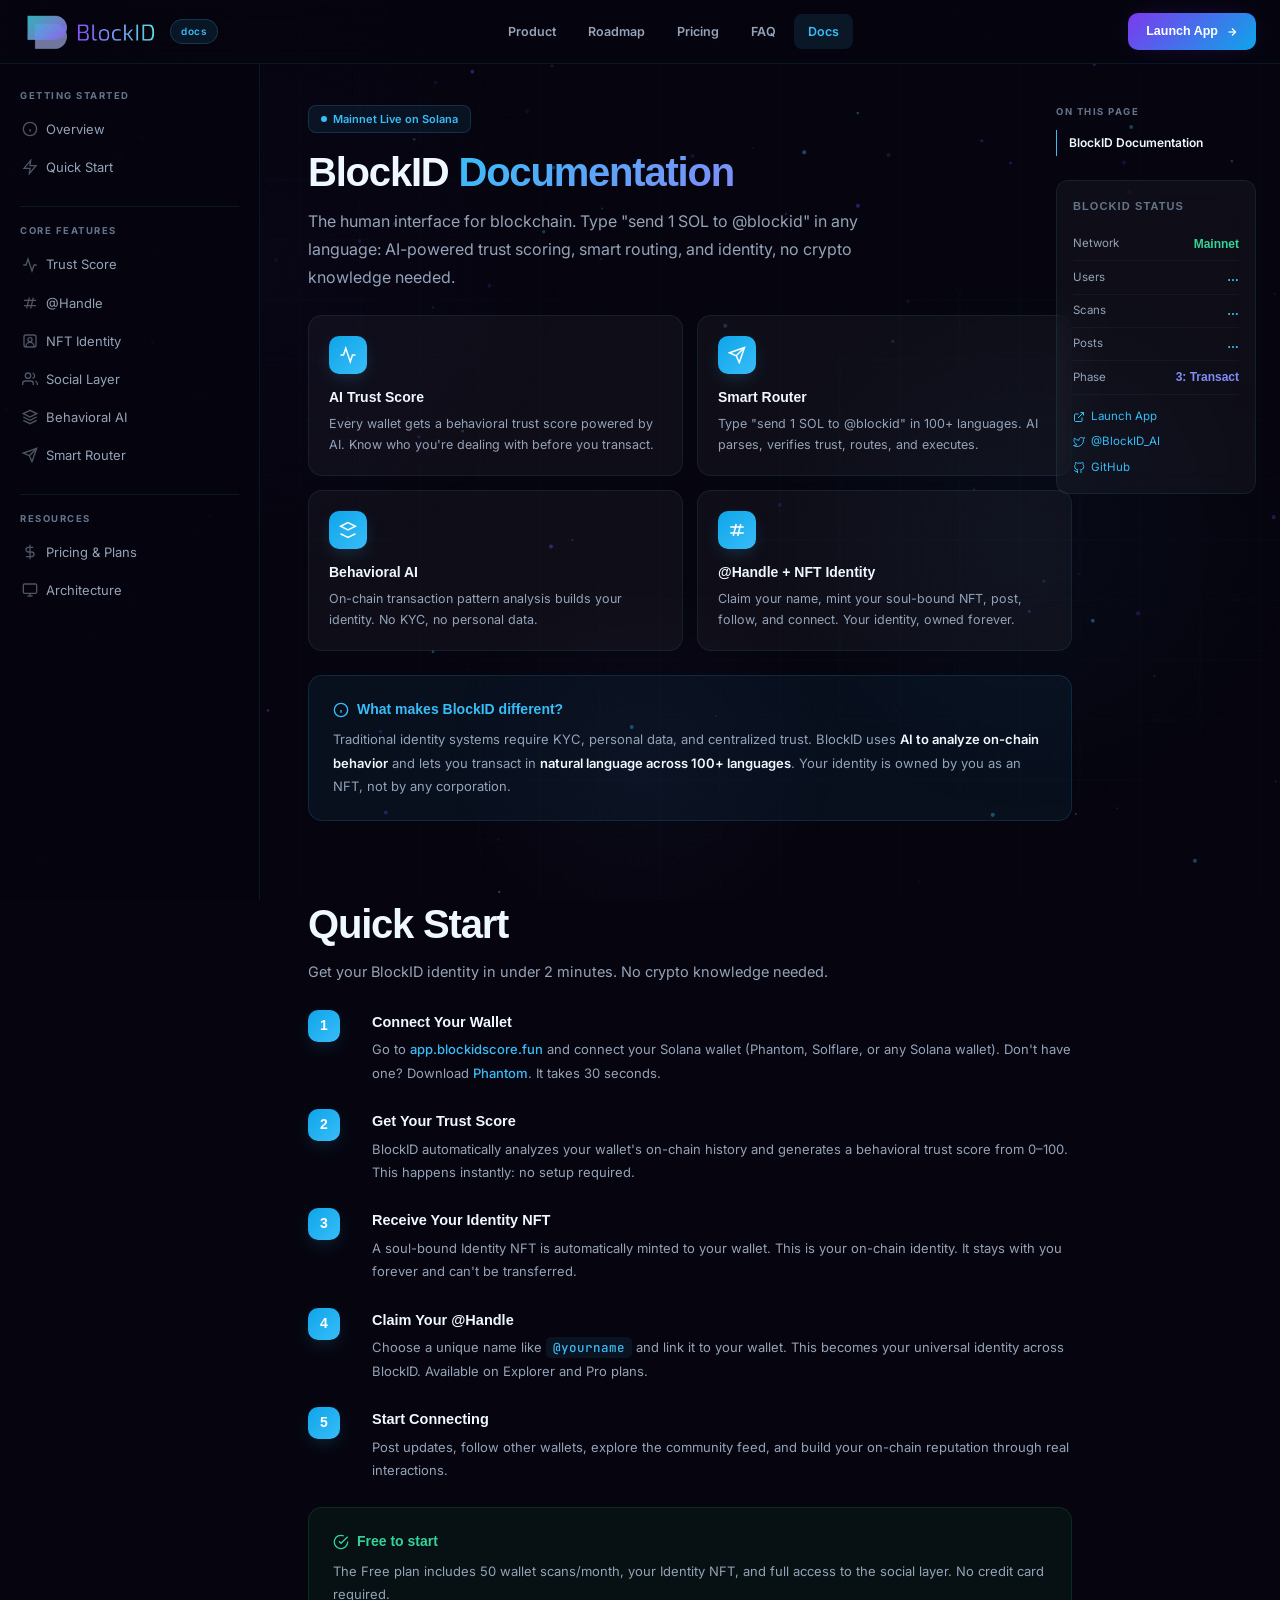
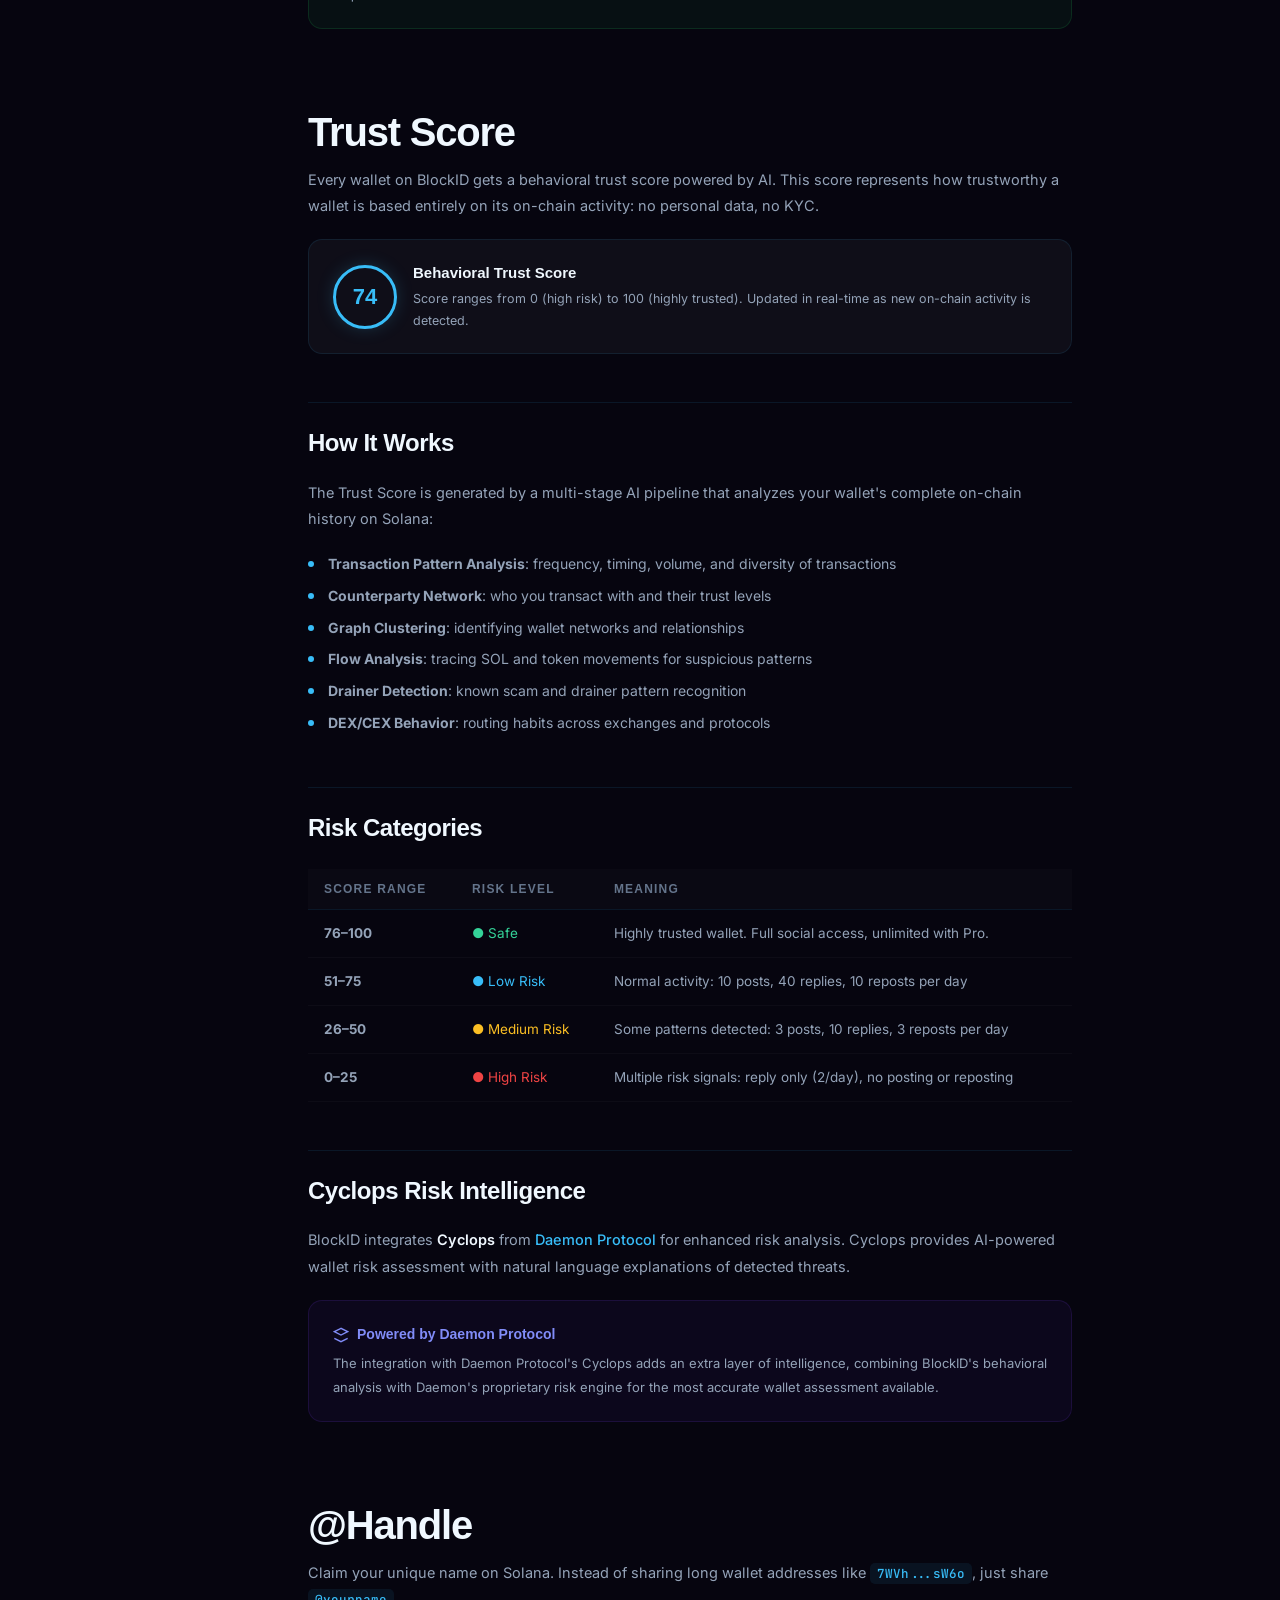
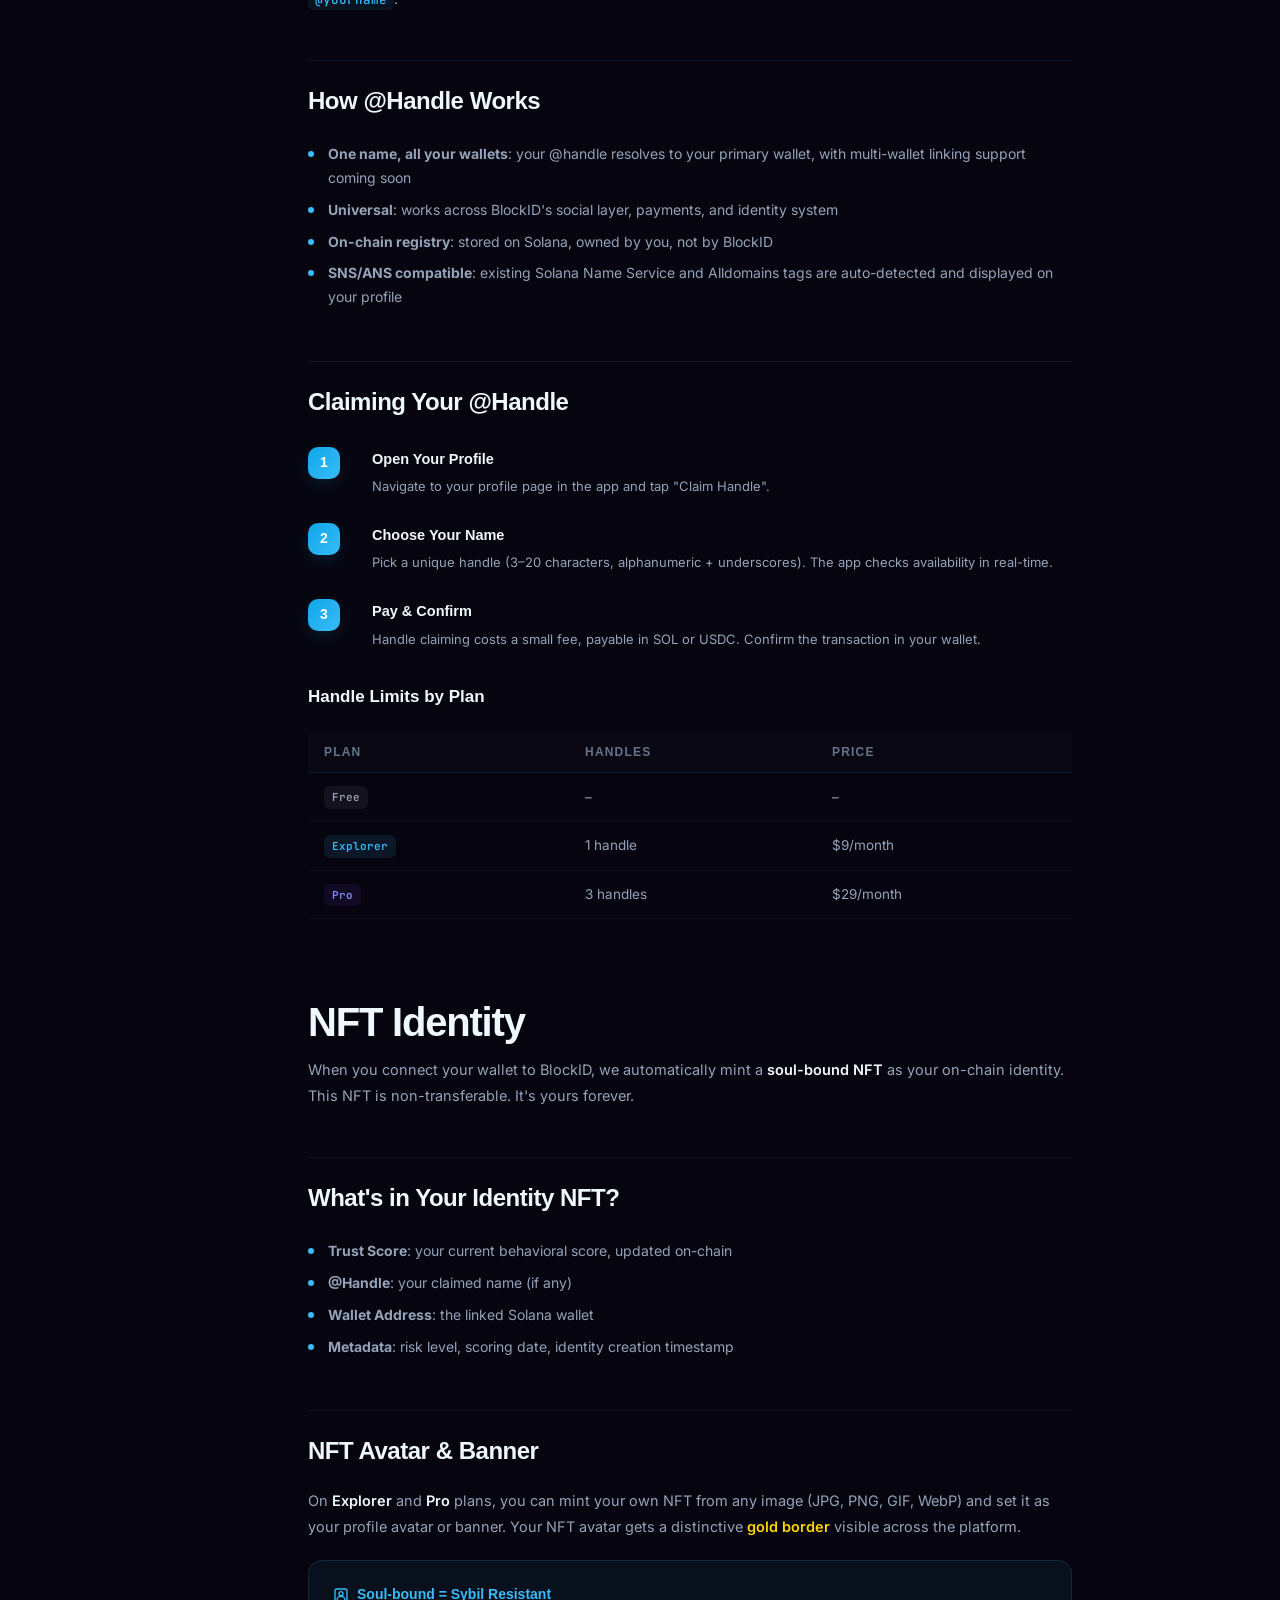
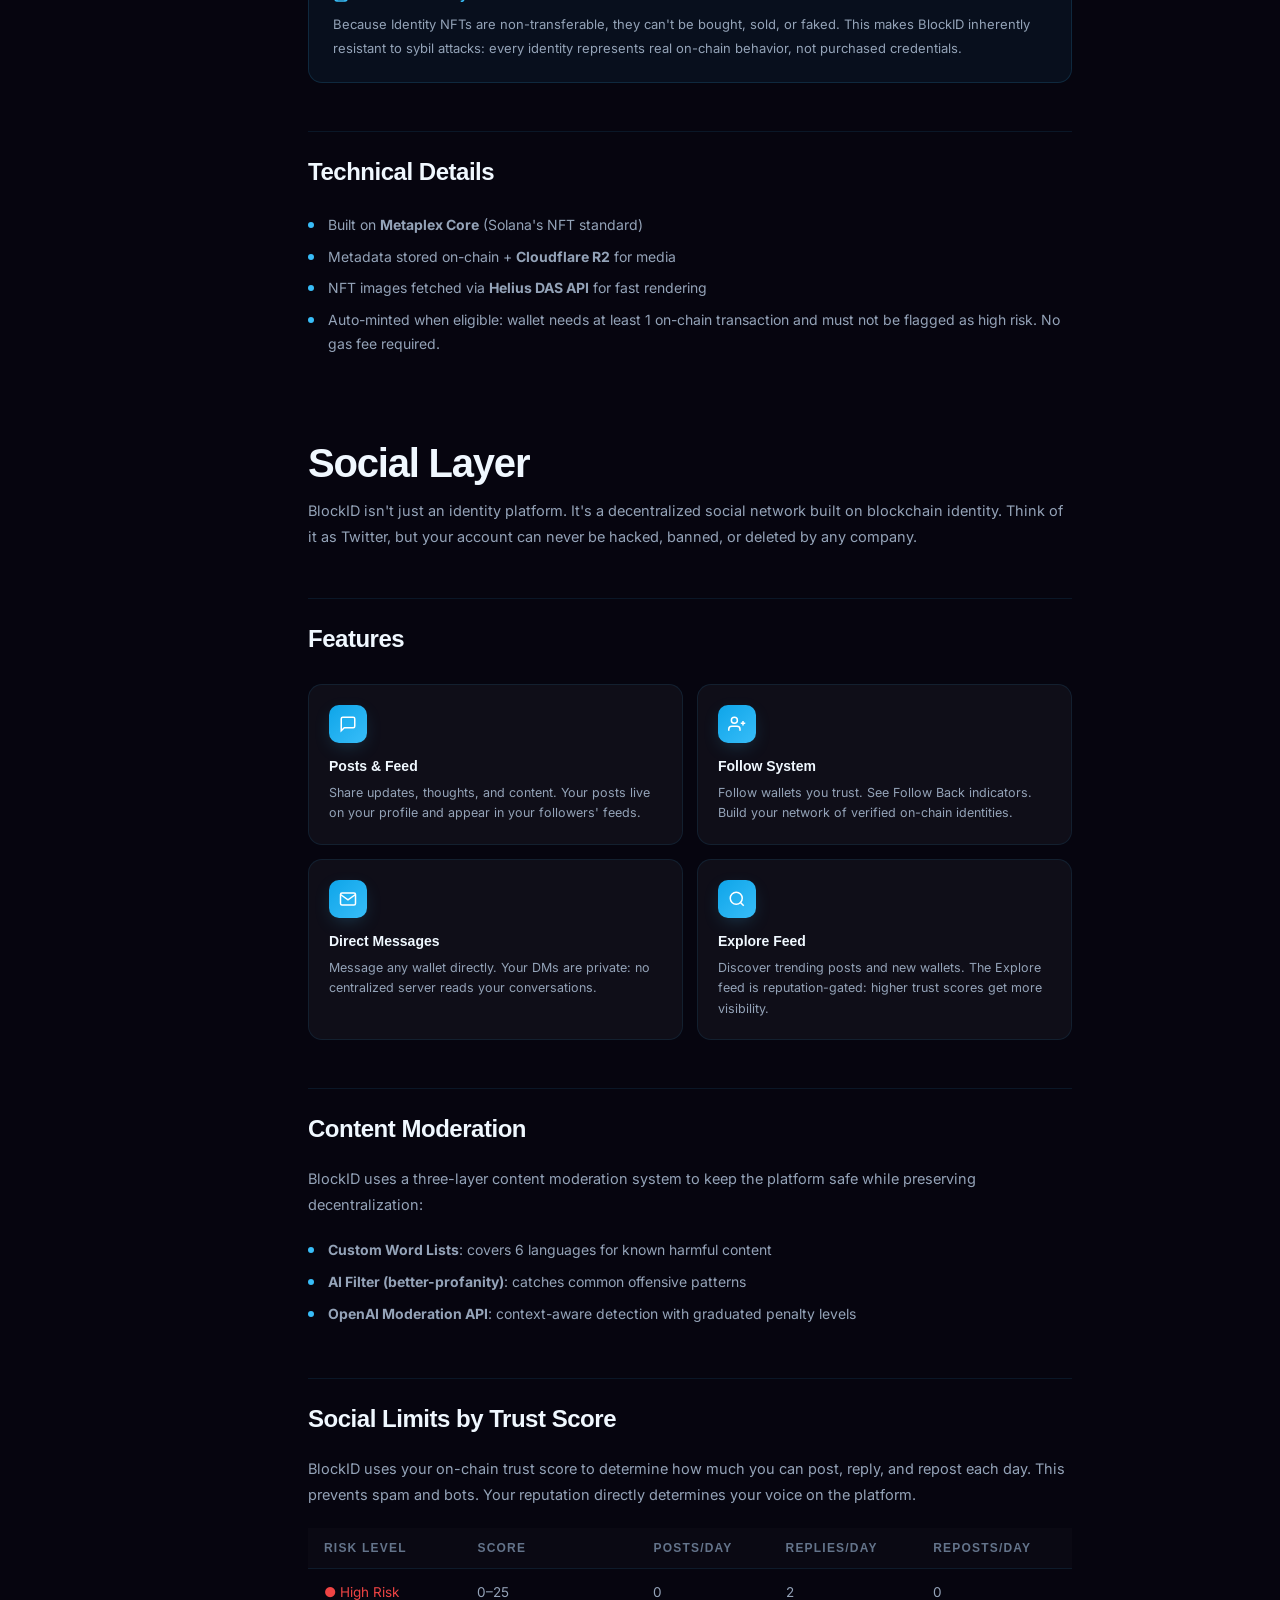
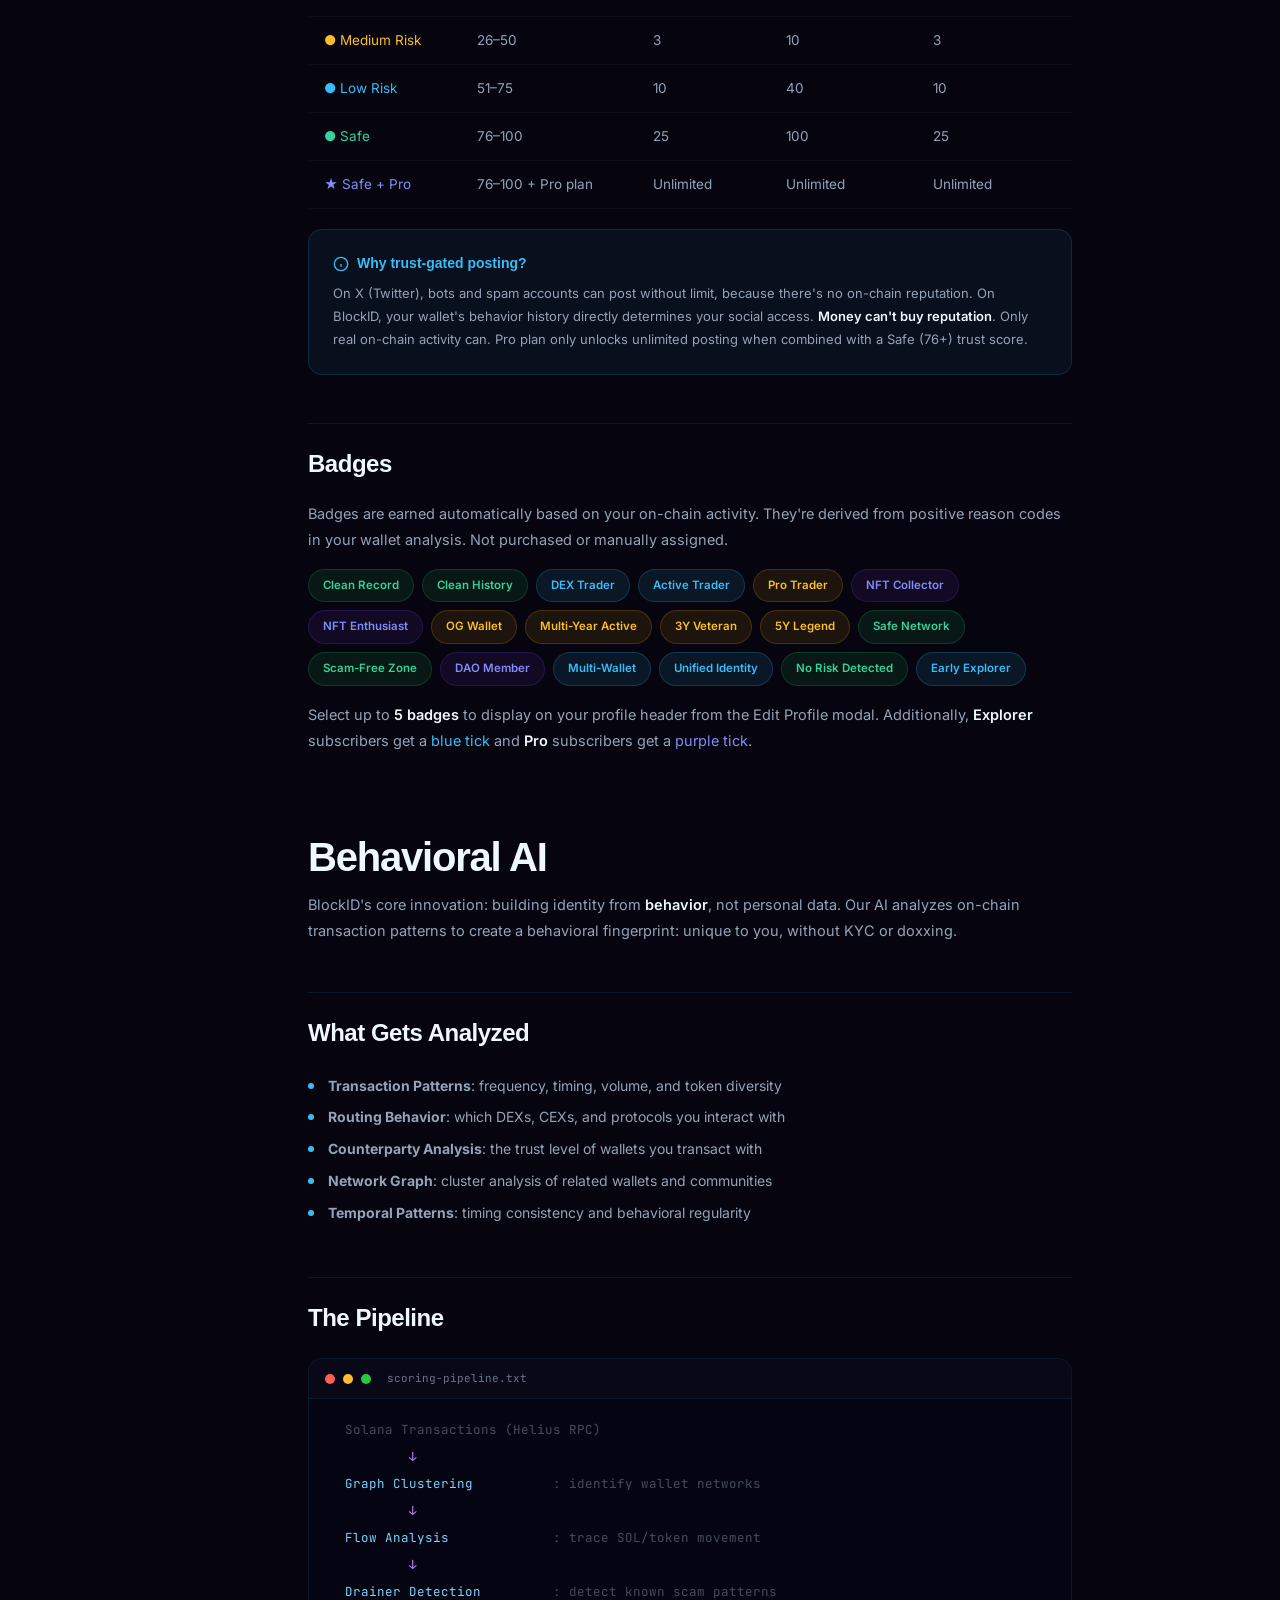
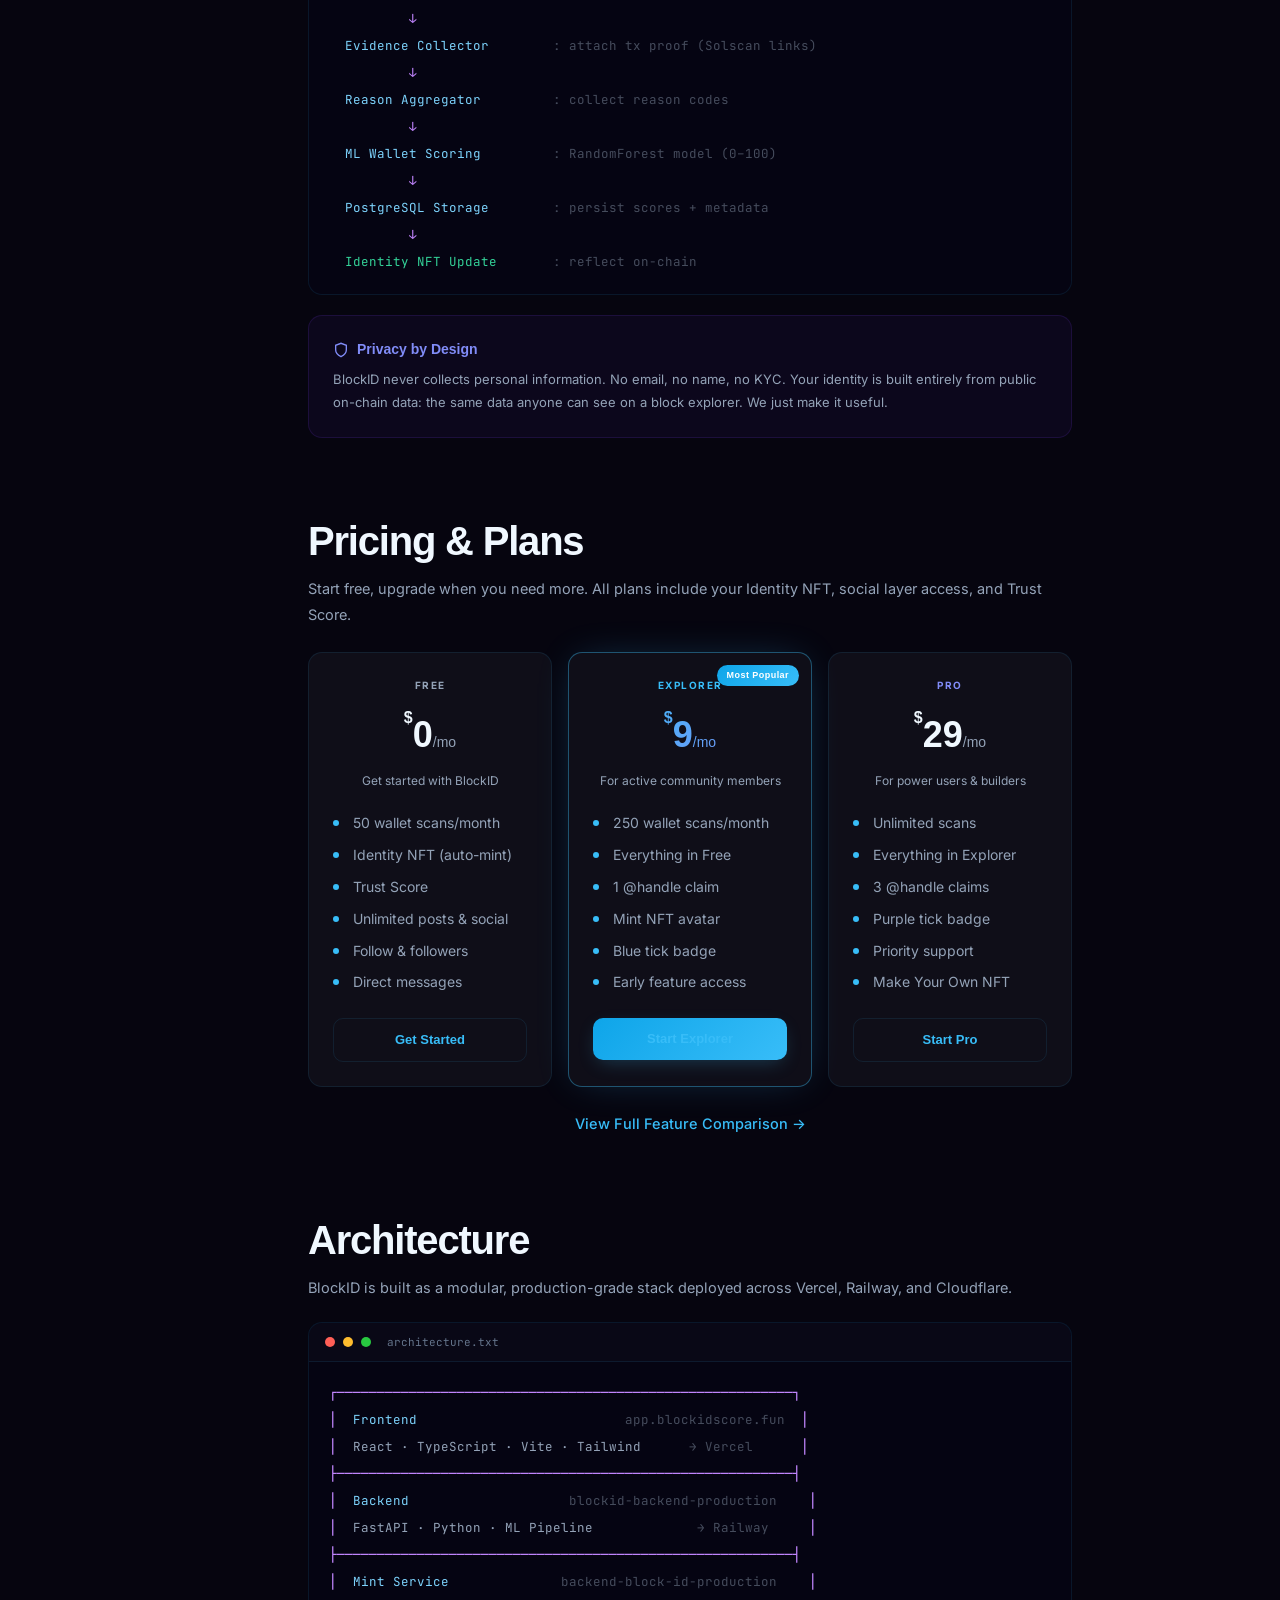
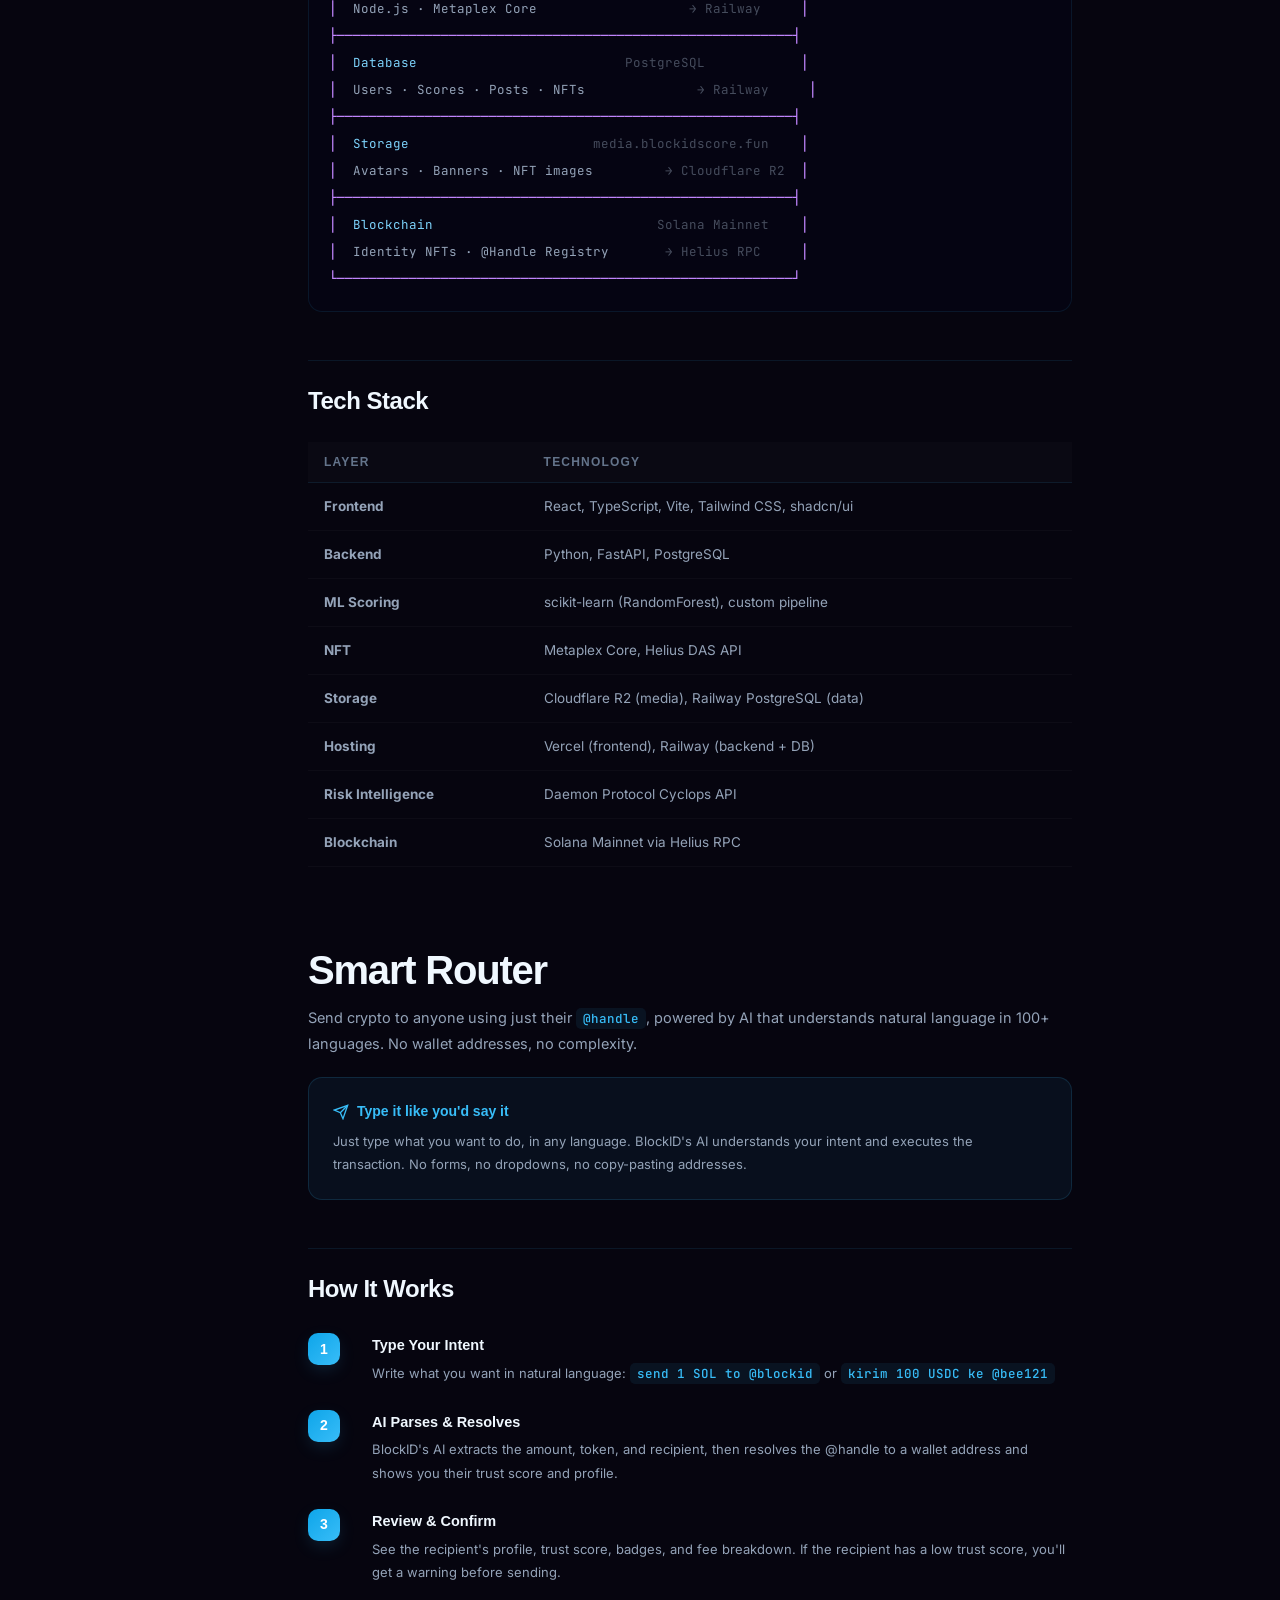
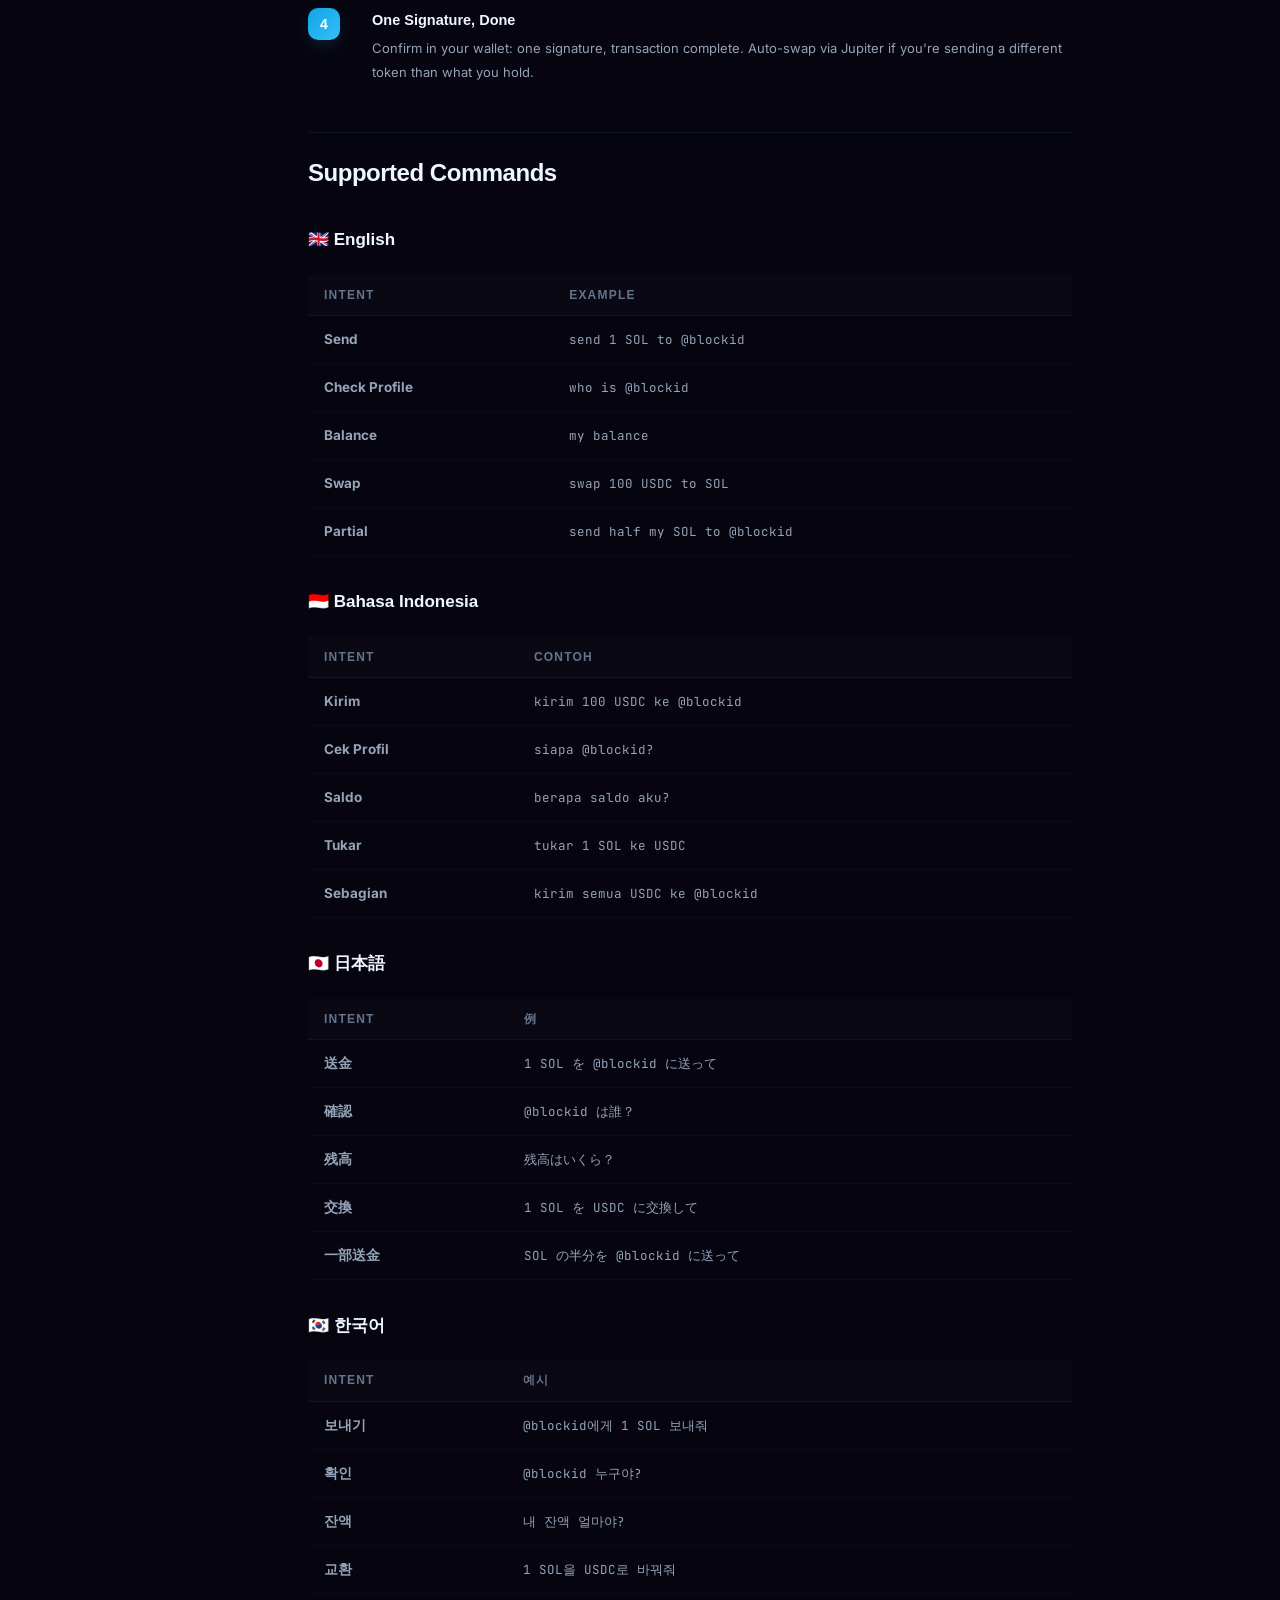
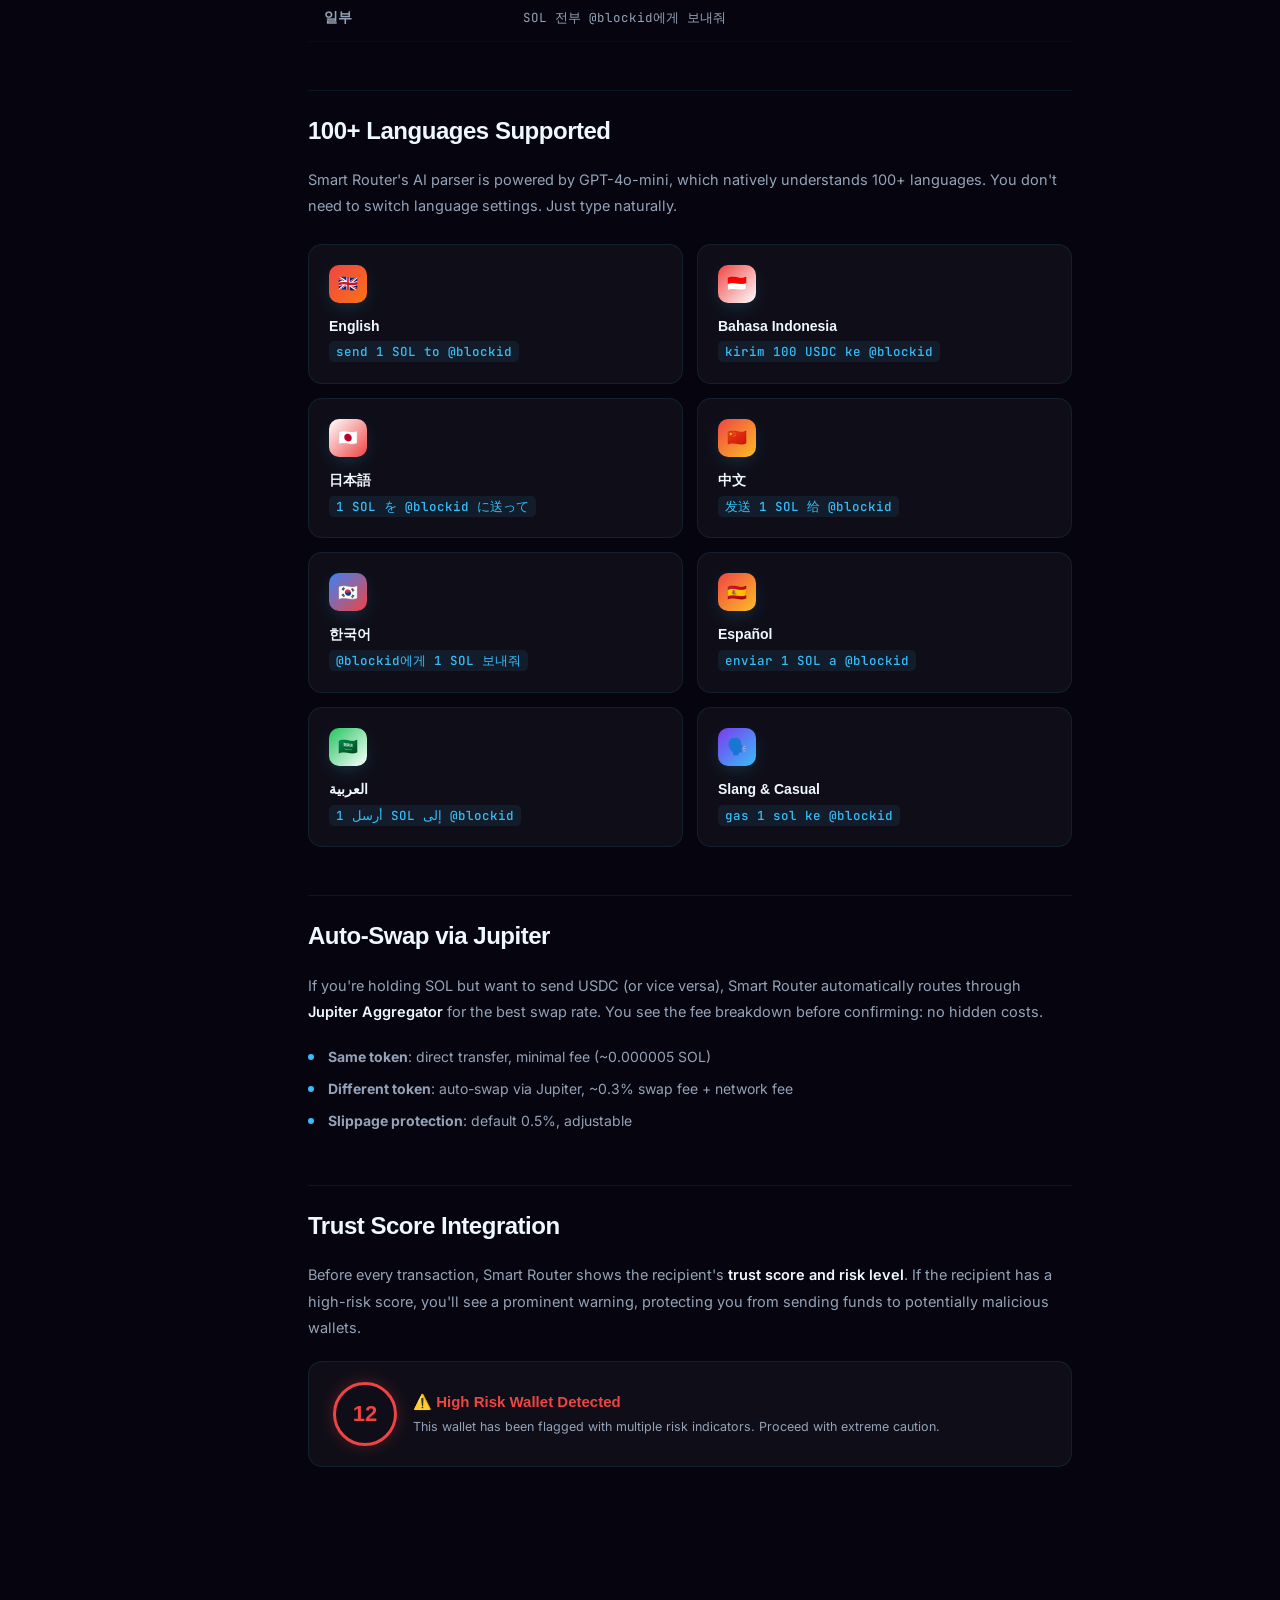
<file: docs.html>
<!DOCTYPE html>
<html lang="en">
<head>
<meta charset="UTF-8"/>
<meta name="viewport" content="width=device-width, initial-scale=1.0"/>
<link rel="icon" type="image/png" href="blockid-icon.png" sizes="512x512">
<title>BlockID: Documentation</title>
<link rel="preconnect" href="https://fonts.googleapis.com">
<link rel="preconnect" href="https://fonts.gstatic.com" crossorigin>
<link href="https://fonts.googleapis.com/css2?family=Inter:wght@300;400;500;600;700&family=JetBrains+Mono:wght@400;500&display=swap" rel="stylesheet">
<link href="https://api.fontshare.com/v2/css?f[]=clash-display@200,300,400,500,600,700&display=swap" rel="stylesheet">
<style>
*,*::before,*::after{box-sizing:border-box;margin:0;padding:0}

:root{
  --blue:      #38bdf8;
  --blue-mid:  #0ea5e9;
  --blue-dark: #0369a1;
  --purple:    #7c3aed;
  --purple-mid:#6d28d9;
  --indigo:    #818cf8;
  --bg:        #06050f;
  --bg2:       #0a0818;
  --surface:   rgba(255,255,255,0.04);
  --surface2:  rgba(56,189,248,0.06);
  --border:    rgba(56,189,248,0.1);
  --border2:   rgba(124,58,237,0.25);
  --fg:        #f0f8ff;
  --muted:     #64748b;
  --muted2:    #94a3b8;
  --grad:      linear-gradient(135deg,#0ea5e9,#38bdf8);
  --grad-accent: linear-gradient(135deg,#7c3aed,#0ea5e9);
  --grad2:     linear-gradient(135deg,#38bdf8,#818cf8);
  --glow-blue: rgba(56,189,248,0.3);
  --glow-pur:  rgba(124,58,237,0.3);
  --fd:        'ClashDisplay',sans-serif;
  --fm:        'Inter',sans-serif;
  --fc:        'JetBrains Mono',monospace;
  --sidebar-w: 260px;
  --nav-h:     64px;
}

html{scroll-behavior:smooth;scroll-padding-top:calc(var(--nav-h) + 24px)}
body{background:var(--bg);color:var(--fg);font-family:var(--fm);font-size:15px;line-height:1.7;overflow-x:hidden;-webkit-font-smoothing:antialiased}
#bg-canvas{position:fixed;inset:0;z-index:0;pointer-events:none}

.grad-text{background:var(--grad2);-webkit-background-clip:text;-webkit-text-fill-color:transparent;background-clip:text}

/* ── NAV ── */
nav{position:fixed;top:0;left:0;right:0;z-index:100;height:var(--nav-h);display:flex;align-items:center;padding:0 24px;background:rgba(6,5,15,.88);backdrop-filter:blur(24px);border-bottom:1px solid var(--border)}
.nav-in{max-width:1440px;margin:0 auto;width:100%;display:flex;align-items:center;justify-content:space-between}
.nav-logo{font-family:var(--fd);font-weight:800;font-size:20px;text-decoration:none;color:var(--fg);display:flex;align-items:center;gap:8px}
.logo-box{width:32px;height:32px;border-radius:8px;background:var(--grad);display:flex;align-items:center;justify-content:center;box-shadow:0 0 16px -4px var(--glow-blue)}
.nav-badge{font-size:10px;font-weight:600;background:rgba(56,189,248,.1);color:var(--blue);padding:3px 10px;border-radius:100px;border:1px solid rgba(56,189,248,.2);letter-spacing:.05em;font-family:var(--fm)}
.nav-links{display:flex;align-items:center;gap:4px}
.nav-links a{padding:7px 14px;border-radius:8px;color:var(--muted2);font-size:12.5px;font-weight:600;text-decoration:none;transition:all .2s;font-family:var(--fm)}
.nav-links a:hover{color:var(--fg);background:rgba(255,255,255,.04)}
.nav-links a.on{color:var(--blue);background:rgba(56,189,248,.1)}
.btn-g{display:inline-flex;align-items:center;gap:8px;padding:8px 18px;border-radius:10px;background:var(--grad-accent);color:#fff;font-family:var(--fd);font-weight:700;font-size:12.5px;text-decoration:none;border:none;cursor:pointer;box-shadow:0 0 28px -8px var(--glow-pur);transition:opacity .2s}
.btn-g:hover{opacity:.9}

.menu-btn{display:none;background:none;border:none;color:var(--fg);cursor:pointer;padding:4px}

/* ── SIDEBAR ── */
.sidebar{position:fixed;top:var(--nav-h);left:0;width:var(--sidebar-w);height:calc(100vh - var(--nav-h));background:rgba(6,5,15,.92);border-right:1px solid var(--border);overflow-y:auto;padding:24px 0;z-index:50;transition:transform .3s}
.sidebar::-webkit-scrollbar{width:3px}
.sidebar::-webkit-scrollbar-thumb{background:var(--border);border-radius:4px}

.sb-group{margin-bottom:20px}
.sb-label{font-size:9.5px;font-weight:700;color:var(--muted);text-transform:uppercase;letter-spacing:1.5px;padding:0 20px;margin-bottom:6px}
.sb-link{display:flex;align-items:center;gap:8px;padding:8px 20px;color:var(--muted2);text-decoration:none;font-size:13px;font-weight:400;border-left:2px solid transparent;transition:all .15s}
.sb-link:hover{color:var(--fg);background:rgba(255,255,255,.02)}
.sb-link.active{color:var(--blue);border-left-color:var(--blue);background:rgba(56,189,248,.06);font-weight:500}
.sb-link svg{width:16px;height:16px;opacity:.5;flex-shrink:0}
.sb-link.active svg{opacity:1;color:var(--blue)}

.sb-divider{height:1px;background:var(--border);margin:16px 20px}

/* ── MAIN ── */
.main{margin-left:var(--sidebar-w);padding:calc(var(--nav-h) + 40px) 48px 80px;max-width:860px}

/* ── CONTENT ── */
.doc-section{margin-bottom:80px}

.doc-section h1{font-family:var(--fd);font-size:clamp(28px,4vw,40px);font-weight:700;letter-spacing:-.03em;margin-bottom:12px;line-height:1.15}
.doc-section h2{font-family:var(--fd);font-size:24px;font-weight:700;letter-spacing:-.02em;margin-top:48px;margin-bottom:16px;padding-top:20px;border-top:1px solid var(--border)}
.doc-section h3{font-family:var(--fd);font-size:17px;font-weight:700;margin-top:32px;margin-bottom:10px;color:var(--fg)}

.doc-section p{color:var(--muted2);margin-bottom:16px;line-height:1.8;font-size:14.5px}
.doc-section p strong{color:var(--fg);font-weight:600}

.doc-section a{color:var(--blue);text-decoration:none;font-weight:500;transition:opacity .2s}
.doc-section a:hover{opacity:.8}

.hero-tag{display:inline-flex;align-items:center;gap:6px;background:rgba(56,189,248,.08);border:1px solid rgba(56,189,248,.18);border-radius:8px;padding:4px 12px;font-size:11px;color:var(--blue);font-family:var(--fm);margin-bottom:16px;font-weight:600}
.hero-tag .dot{width:6px;height:6px;border-radius:50%;background:var(--blue);animation:pulse 2s infinite}

.lead{font-size:16px!important;color:var(--muted2)!important;max-width:580px;line-height:1.75!important}

/* Code blocks */
.code-wrap{background:#050412;border:1px solid var(--border);border-radius:14px;overflow:hidden;margin:20px 0}
.code-head{display:flex;align-items:center;gap:8px;padding:10px 16px;border-bottom:1px solid var(--border);background:rgba(255,255,255,.015)}
.code-dot{width:10px;height:10px;border-radius:50%}
.code-file{font-size:11px;color:var(--muted);margin-left:8px;font-family:var(--fc)}
code{font-family:var(--fc);font-size:12.5px}
pre{padding:18px 20px;overflow-x:auto;line-height:1.8}
pre code{color:var(--muted2)}
.ck{color:#c084fc}
.cs{color:#7dd3fc}
.cc{color:rgba(148,163,184,.45)}
.cn{color:#fbbf24}
.cf{color:#34d399}

/* Inline code */
p code, li code{background:rgba(56,189,248,.08);color:var(--blue);padding:2px 7px;border-radius:5px;font-size:12.5px;font-weight:500}

/* Info cards */
.info-card{border-radius:14px;padding:22px 24px;margin:20px 0}
.info-card.blue{background:rgba(56,189,248,.06);border:1px solid rgba(56,189,248,.15)}
.info-card.purple{background:rgba(124,58,237,.06);border:1px solid rgba(124,58,237,.15)}
.info-card.green{background:rgba(34,197,94,.06);border:1px solid rgba(34,197,94,.15)}
.info-card .ic-title{font-family:var(--fd);font-weight:700;font-size:14px;margin-bottom:6px;display:flex;align-items:center;gap:8px}
.info-card.blue .ic-title{color:var(--blue)}
.info-card.purple .ic-title{color:var(--indigo)}
.info-card.green .ic-title{color:#34d399}
.info-card p{margin-bottom:0;font-size:13px}

/* Feature cards */
.feat-grid{display:grid;grid-template-columns:1fr 1fr;gap:14px;margin:24px 0}
.feat-card{background:var(--surface);border:1px solid var(--border);border-radius:14px;padding:20px;transition:all .25s}
.feat-card:hover{background:var(--surface2);border-color:rgba(56,189,248,.25);transform:translateY(-2px)}
.feat-card .fc-icon{width:38px;height:38px;border-radius:10px;background:var(--grad);display:flex;align-items:center;justify-content:center;margin-bottom:12px;box-shadow:0 6px 20px -6px var(--glow-blue)}
.feat-card h4{font-family:var(--fd);font-weight:700;font-size:14px;margin-bottom:4px}
.feat-card p{font-size:12.5px;color:var(--muted2);margin-bottom:0;line-height:1.65}

/* Step list */
.steps{counter-reset:step;margin:24px 0}
.step{display:flex;gap:16px;margin-bottom:24px;position:relative}
.step::before{counter-increment:step;content:counter(step);flex-shrink:0;width:32px;height:32px;border-radius:10px;background:var(--grad);display:flex;align-items:center;justify-content:center;font-family:var(--fd);font-weight:800;font-size:14px;color:#fff;box-shadow:0 6px 20px -6px var(--glow-blue)}
.step-content h4{font-family:var(--fd);font-weight:700;font-size:14.5px;margin-bottom:4px}
.step-content p{font-size:13px;color:var(--muted2);margin-bottom:0}

/* Table */
.doc-table{width:100%;border-collapse:collapse;margin:20px 0;font-size:13.5px}
.doc-table th{text-align:left;padding:10px 16px;font-family:var(--fd);font-weight:700;font-size:12px;color:var(--muted);text-transform:uppercase;letter-spacing:.1em;border-bottom:1px solid var(--border);background:rgba(255,255,255,.02)}
.doc-table td{padding:12px 16px;border-bottom:1px solid rgba(255,255,255,.03);color:var(--muted2)}
.doc-table tr:hover td{background:rgba(255,255,255,.015)}
.doc-table .tag{display:inline-block;padding:2px 8px;border-radius:6px;font-size:11px;font-weight:600;font-family:var(--fc)}
.tag-free{background:rgba(255,255,255,.06);color:var(--muted2)}
.tag-explorer{background:rgba(56,189,248,.1);color:var(--blue)}
.tag-pro{background:rgba(124,58,237,.1);color:var(--indigo)}

/* Pricing cards */
.price-grid{display:grid;grid-template-columns:repeat(3,1fr);gap:16px;margin:24px 0}
.price-card{background:var(--surface);border:1px solid var(--border);border-radius:14px;padding:24px;text-align:center;position:relative;transition:all .25s}
.price-card:hover{transform:translateY(-2px)}
.price-card.featured{border-color:rgba(56,189,248,.4);box-shadow:0 0 40px -12px var(--glow-blue)}
.price-card .pc-popular{position:absolute;top:12px;right:12px;background:var(--grad);color:#fff;font-size:9px;font-weight:700;font-family:var(--fd);padding:3px 10px;border-radius:100px;letter-spacing:.05em}
.price-card .pc-tier{font-size:10px;font-weight:700;letter-spacing:.15em;text-transform:uppercase;margin-bottom:10px;font-family:var(--fm)}
.price-card .pc-price{font-family:var(--fd);font-size:36px;font-weight:800;margin-bottom:6px}
.price-card .pc-price sup{font-size:16px;vertical-align:top}
.price-card .pc-price span{font-size:14px;font-weight:400;color:var(--muted2)}
.price-card .pc-desc{font-size:12px;color:var(--muted2);margin-bottom:16px}
.price-card ul{list-style:none;text-align:left;margin-bottom:20px}
.price-card li{font-size:12.5px;color:var(--muted2);padding:5px 0;display:flex;align-items:center;gap:8px}
.price-card li::before{content:"✦";color:var(--blue);font-size:10px;flex-shrink:0}
.price-card .pc-btn{display:block;padding:10px;border-radius:10px;font-family:var(--fd);font-weight:700;font-size:13px;text-decoration:none;text-align:center;transition:all .2s}
.pc-btn-o{background:transparent;border:1px solid var(--border);color:var(--muted2)}
.pc-btn-o:hover{border-color:rgba(56,189,248,.3);color:var(--fg)}
.pc-btn-g{background:var(--grad);color:#fff;border:none;box-shadow:0 6px 20px -6px var(--glow-blue)}
.pc-btn-g:hover{opacity:.9}

/* Score visual */
.score-visual{display:flex;align-items:center;gap:16px;background:var(--surface);border:1px solid var(--border);border-radius:14px;padding:20px 24px;margin:20px 0}
.score-ring{width:64px;height:64px;border-radius:50%;border:3px solid var(--blue);display:flex;align-items:center;justify-content:center;font-family:var(--fd);font-weight:800;font-size:22px;color:var(--blue);box-shadow:0 0 20px -4px var(--glow-blue);flex-shrink:0}
.score-detail h4{font-family:var(--fd);font-weight:700;font-size:15px;margin-bottom:2px}
.score-detail p{font-size:12.5px;color:var(--muted2);margin-bottom:0}

/* Badges */
.badge-row{display:flex;flex-wrap:wrap;gap:8px;margin:16px 0}
.badge-item{display:inline-flex;align-items:center;gap:6px;padding:6px 14px;border-radius:100px;font-size:11.5px;font-weight:600;font-family:var(--fm)}
.badge-item.b-blue{background:rgba(56,189,248,.1);color:var(--blue);border:1px solid rgba(56,189,248,.2)}
.badge-item.b-purple{background:rgba(124,58,237,.1);color:var(--indigo);border:1px solid rgba(124,58,237,.2)}
.badge-item.b-green{background:rgba(34,197,94,.1);color:#34d399;border:1px solid rgba(34,197,94,.2)}
.badge-item.b-amber{background:rgba(245,158,11,.1);color:#fbbf24;border:1px solid rgba(245,158,11,.2)}

/* Unordered list */
.doc-section ul{margin:12px 0 20px 0;list-style:none}
.doc-section ul li{position:relative;padding:4px 0 4px 20px;font-size:14px;color:var(--muted2)}
.doc-section ul li::before{content:"";position:absolute;left:0;top:13px;width:6px;height:6px;border-radius:50%;background:var(--blue)}

/* Animation */
@keyframes pulse{0%,100%{opacity:1}50%{opacity:.35}}
@keyframes fadeUp{from{opacity:0;transform:translateY(20px)}to{opacity:1;transform:translateY(0)}}
.reveal{opacity:0;animation:fadeUp .6s ease forwards}
.d1{animation-delay:.05s}.d2{animation-delay:.1s}.d3{animation-delay:.15s}.d4{animation-delay:.2s}

/* ── RIGHT SIDEBAR (TOC) ── */
.toc{position:fixed;top:calc(var(--nav-h) + 40px);right:max(24px,calc((100vw - var(--sidebar-w) - 760px)/2 - 220px));width:200px;z-index:40}
.toc-label{font-size:9.5px;font-weight:700;color:var(--muted);text-transform:uppercase;letter-spacing:1.5px;margin-bottom:10px}
.toc-links{display:flex;flex-direction:column;gap:2px;margin-bottom:24px}
.toc-links a{font-size:12px;color:var(--muted);text-decoration:none;padding:4px 12px;border-left:1.5px solid rgba(255,255,255,.06);transition:all .15s;line-height:1.5}
.toc-links a:hover{color:var(--muted2);border-left-color:rgba(56,189,248,.3)}
.toc-links a.toc-active{color:var(--blue);border-left-color:var(--blue);font-weight:500}

.toc-card{background:var(--surface);border:1px solid var(--border);border-radius:12px;padding:16px;margin-top:20px;backdrop-filter:blur(16px)}
.toc-card .tc-title{font-family:var(--fd);font-size:11px;font-weight:700;color:var(--muted);text-transform:uppercase;letter-spacing:.1em;margin-bottom:12px}
.toc-card .tc-row{display:flex;justify-content:space-between;align-items:center;padding:6px 0;border-bottom:1px solid rgba(255,255,255,.03)}
.toc-card .tc-row:last-child{border-bottom:none}
.toc-card .tc-label{font-size:11.5px;color:var(--muted2)}
.toc-card .tc-value{font-family:var(--fd);font-size:12px;font-weight:700}
.toc-card .tc-value.blue{color:var(--blue)}
.toc-card .tc-value.green{color:#34d399}
.toc-card .tc-value.purple{color:var(--indigo)}
.toc-card .tc-links{display:flex;flex-direction:column;gap:6px;margin-top:12px}
.toc-card .tc-links a{font-size:11.5px;color:var(--blue);text-decoration:none;display:flex;align-items:center;gap:6px;transition:opacity .2s}
.toc-card .tc-links a:hover{opacity:.7}
.toc-card .tc-links a svg{width:12px;height:12px;flex-shrink:0}

/* ── MOBILE ── */
@media(max-width:900px){
  .sidebar{transform:translateX(-100%)}
  .sidebar.open{transform:translateX(0)}
  .main{margin-left:0;padding:calc(var(--nav-h) + 24px) 20px 60px}
  .menu-btn{display:block}
  .nav-links{display:none}
  .feat-grid{grid-template-columns:1fr}
  .price-grid{grid-template-columns:1fr}
  .toc{display:none}
}

@media(max-width:1200px){
  .toc{display:none}
}

@media(max-width:640px){
  .main{padding:calc(var(--nav-h) + 20px) 16px 48px}
}
</style>
</head>
<body>

<canvas id="bg-canvas"></canvas>

<!-- NAV -->
<nav>
  <div class="nav-in">
    <div style="display:flex;align-items:center;gap:12px">
      <button class="menu-btn" onclick="document.querySelector('.sidebar').classList.toggle('open')">
        <svg width="22" height="22" viewBox="0 0 24 24" fill="none" stroke="currentColor" stroke-width="2"><line x1="3" y1="6" x2="21" y2="6"/><line x1="3" y1="12" x2="21" y2="12"/><line x1="3" y1="18" x2="21" y2="18"/></svg>
      </button>
      <a href="index.html" class="nav-logo">
        <img src="blockid-logo.svg" alt="BlockID" height="72" style="display:block; width:auto; max-width:640px;">
      </a>
      <span class="nav-badge">docs</span>
    </div>
    <div class="nav-links">
      <a href="index.html#product">Product</a>
      <a href="index.html#roadmap">Roadmap</a>
      <a href="index.html#pricing">Pricing</a>
      <a href="index.html#faq">FAQ</a>
      <a href="docs.html" class="on">Docs</a>
    </div>
    <a href="https://app.blockidscore.fun" target="_blank" rel="noopener" class="btn-g">
      Launch App
      <svg width="12" height="12" viewBox="0 0 24 24" fill="none" stroke="currentColor" stroke-width="2.5"><line x1="5" y1="12" x2="19" y2="12"/><polyline points="12,5 19,12 12,19"/></svg>
    </a>
  </div>
</nav>

<!-- SIDEBAR -->
<aside class="sidebar">
  <div class="sb-group">
    <div class="sb-label">Getting Started</div>
    <a href="#overview" class="sb-link active">
      <svg viewBox="0 0 24 24" fill="none" stroke="currentColor" stroke-width="2"><circle cx="12" cy="12" r="10"/><path d="M12 16v-4M12 8h.01"/></svg>
      Overview
    </a>
    <a href="#getting-started" class="sb-link">
      <svg viewBox="0 0 24 24" fill="none" stroke="currentColor" stroke-width="2"><path d="M13 2L3 14h9l-1 8 10-12h-9l1-8z"/></svg>
      Quick Start
    </a>
  </div>

  <div class="sb-divider"></div>

  <div class="sb-group">
    <div class="sb-label">Core Features</div>
    <a href="#trust-score" class="sb-link">
      <svg viewBox="0 0 24 24" fill="none" stroke="currentColor" stroke-width="2"><polyline points="22 12 18 12 15 21 9 3 6 12 2 12"/></svg>
      Trust Score
    </a>
    <a href="#handle" class="sb-link">
      <svg viewBox="0 0 24 24" fill="none" stroke="currentColor" stroke-width="2"><path d="M7 20l4-16m2 16l4-16M3 8h18M3 16h18"/></svg>
      @Handle
    </a>
    <a href="#nft-identity" class="sb-link">
      <svg viewBox="0 0 24 24" fill="none" stroke="currentColor" stroke-width="2"><rect x="3" y="3" width="18" height="18" rx="3"/><circle cx="12" cy="10" r="3"/><path d="M6 21v-1a6 6 0 0 1 12 0v1"/></svg>
      NFT Identity
    </a>
    <a href="#social-layer" class="sb-link">
      <svg viewBox="0 0 24 24" fill="none" stroke="currentColor" stroke-width="2"><path d="M17 21v-2a4 4 0 0 0-4-4H5a4 4 0 0 0-4 4v2"/><circle cx="9" cy="7" r="4"/><path d="M23 21v-2a4 4 0 0 0-3-3.87M16 3.13a4 4 0 0 1 0 7.75"/></svg>
      Social Layer
    </a>
    <a href="#behavioral-ai" class="sb-link">
      <svg viewBox="0 0 24 24" fill="none" stroke="currentColor" stroke-width="2"><path d="M12 2L2 7l10 5 10-5-10-5z"/><path d="M2 17l10 5 10-5"/><path d="M2 12l10 5 10-5"/></svg>
      Behavioral AI
    </a>
    <a href="#smart-router" class="sb-link">
      <svg viewBox="0 0 24 24" fill="none" stroke="currentColor" stroke-width="2"><path d="M22 2L11 13"/><polygon points="22 2 15 22 11 13 2 9 22 2"/></svg>
      Smart Router
    </a>
  </div>

  <div class="sb-divider"></div>

  <div class="sb-group">
    <div class="sb-label">Resources</div>
    <a href="#pricing" class="sb-link">
      <svg viewBox="0 0 24 24" fill="none" stroke="currentColor" stroke-width="2"><line x1="12" y1="1" x2="12" y2="23"/><path d="M17 5H9.5a3.5 3.5 0 0 0 0 7h5a3.5 3.5 0 0 1 0 7H6"/></svg>
      Pricing & Plans
    </a>
    <a href="#architecture" class="sb-link">
      <svg viewBox="0 0 24 24" fill="none" stroke="currentColor" stroke-width="2"><rect x="2" y="3" width="20" height="14" rx="2"/><line x1="8" y1="21" x2="16" y2="21"/><line x1="12" y1="17" x2="12" y2="21"/></svg>
      Architecture
    </a>
  </div>
</aside>

<!-- MAIN CONTENT -->
<div class="main">

  <!-- OVERVIEW -->
  <section id="overview" class="doc-section reveal d1">
    <div class="hero-tag"><span class="dot"></span> Mainnet Live on Solana</div>
    <h1>BlockID <span class="grad-text">Documentation</span></h1>
    <p class="lead">The human interface for blockchain. Type "send 1 SOL to @blockid" in any language: AI-powered trust scoring, smart routing, and identity, no crypto knowledge needed.</p>

    <div class="feat-grid">
      <div class="feat-card">
        <div class="fc-icon"><svg width="18" height="18" viewBox="0 0 24 24" fill="none" stroke="#fff" stroke-width="2"><polyline points="22 12 18 12 15 21 9 3 6 12 2 12"/></svg></div>
        <h4>AI Trust Score</h4>
        <p>Every wallet gets a behavioral trust score powered by AI. Know who you're dealing with before you transact.</p>
      </div>
      <div class="feat-card">
        <div class="fc-icon"><svg width="18" height="18" viewBox="0 0 24 24" fill="none" stroke="#fff" stroke-width="2"><path d="M22 2L11 13"/><polygon points="22 2 15 22 11 13 2 9 22 2"/></svg></div>
        <h4>Smart Router</h4>
        <p>Type "send 1 SOL to @blockid" in 100+ languages. AI parses, verifies trust, routes, and executes.</p>
      </div>
      <div class="feat-card">
        <div class="fc-icon"><svg width="18" height="18" viewBox="0 0 24 24" fill="none" stroke="#fff" stroke-width="2"><path d="M12 2L2 7l10 5 10-5-10-5z"/><path d="M2 17l10 5 10-5"/></svg></div>
        <h4>Behavioral AI</h4>
        <p>On-chain transaction pattern analysis builds your identity. No KYC, no personal data.</p>
      </div>
      <div class="feat-card">
        <div class="fc-icon"><svg width="18" height="18" viewBox="0 0 24 24" fill="none" stroke="#fff" stroke-width="2"><path d="M7 20l4-16m2 16l4-16M3 8h18M3 16h18"/></svg></div>
        <h4>@Handle + NFT Identity</h4>
        <p>Claim your name, mint your soul-bound NFT, post, follow, and connect. Your identity, owned forever.</p>
      </div>
    </div>

    <div class="info-card blue">
      <div class="ic-title">
        <svg width="16" height="16" viewBox="0 0 24 24" fill="none" stroke="currentColor" stroke-width="2"><circle cx="12" cy="12" r="10"/><path d="M12 16v-4M12 8h.01"/></svg>
        What makes BlockID different?
      </div>
      <p>Traditional identity systems require KYC, personal data, and centralized trust. BlockID uses <strong>AI to analyze on-chain behavior</strong> and lets you transact in <strong>natural language across 100+ languages</strong>. Your identity is owned by you as an NFT, not by any corporation.</p>
    </div>
  </section>

  <!-- GETTING STARTED -->
  <section id="getting-started" class="doc-section reveal d2">
    <h1>Quick Start</h1>
    <p>Get your BlockID identity in under 2 minutes. No crypto knowledge needed.</p>

    <div class="steps">
      <div class="step">
        <div></div>
        <div class="step-content">
          <h4>Connect Your Wallet</h4>
          <p>Go to <a href="https://app.blockidscore.fun" target="_blank">app.blockidscore.fun</a> and connect your Solana wallet (Phantom, Solflare, or any Solana wallet). Don't have one? Download <a href="https://phantom.app" target="_blank">Phantom</a>. It takes 30 seconds.</p>
        </div>
      </div>
      <div class="step">
        <div></div>
        <div class="step-content">
          <h4>Get Your Trust Score</h4>
          <p>BlockID automatically analyzes your wallet's on-chain history and generates a behavioral trust score from 0–100. This happens instantly: no setup required.</p>
        </div>
      </div>
      <div class="step">
        <div></div>
        <div class="step-content">
          <h4>Receive Your Identity NFT</h4>
          <p>A soul-bound Identity NFT is automatically minted to your wallet. This is your on-chain identity. It stays with you forever and can't be transferred.</p>
        </div>
      </div>
      <div class="step">
        <div></div>
        <div class="step-content">
          <h4>Claim Your @Handle</h4>
          <p>Choose a unique name like <code>@yourname</code> and link it to your wallet. This becomes your universal identity across BlockID. Available on Explorer and Pro plans.</p>
        </div>
      </div>
      <div class="step">
        <div></div>
        <div class="step-content">
          <h4>Start Connecting</h4>
          <p>Post updates, follow other wallets, explore the community feed, and build your on-chain reputation through real interactions.</p>
        </div>
      </div>
    </div>

    <div class="info-card green">
      <div class="ic-title">
        <svg width="16" height="16" viewBox="0 0 24 24" fill="none" stroke="currentColor" stroke-width="2"><path d="M22 11.08V12a10 10 0 1 1-5.93-9.14"/><polyline points="22 4 12 14.01 9 11.01"/></svg>
        Free to start
      </div>
      <p>The Free plan includes 50 wallet scans/month, your Identity NFT, and full access to the social layer. No credit card required.</p>
    </div>
  </section>

  <!-- TRUST SCORE -->
  <section id="trust-score" class="doc-section reveal d3">
    <h1>Trust Score</h1>
    <p>Every wallet on BlockID gets a behavioral trust score powered by AI. This score represents how trustworthy a wallet is based entirely on its on-chain activity: no personal data, no KYC.</p>

    <div class="score-visual">
      <div class="score-ring">74</div>
      <div class="score-detail">
        <h4>Behavioral Trust Score</h4>
        <p>Score ranges from 0 (high risk) to 100 (highly trusted). Updated in real-time as new on-chain activity is detected.</p>
      </div>
    </div>

    <h2>How It Works</h2>
    <p>The Trust Score is generated by a multi-stage AI pipeline that analyzes your wallet's complete on-chain history on Solana:</p>
    <ul>
      <li><strong>Transaction Pattern Analysis</strong>: frequency, timing, volume, and diversity of transactions</li>
      <li><strong>Counterparty Network</strong>: who you transact with and their trust levels</li>
      <li><strong>Graph Clustering</strong>: identifying wallet networks and relationships</li>
      <li><strong>Flow Analysis</strong>: tracing SOL and token movements for suspicious patterns</li>
      <li><strong>Drainer Detection</strong>: known scam and drainer pattern recognition</li>
      <li><strong>DEX/CEX Behavior</strong>: routing habits across exchanges and protocols</li>
    </ul>

    <h2>Risk Categories</h2>
    <table class="doc-table">
      <thead><tr><th>Score Range</th><th>Risk Level</th><th>Meaning</th></tr></thead>
      <tbody>
        <tr><td><strong>76–100</strong></td><td><span style="color:#34d399">● Safe</span></td><td>Highly trusted wallet. Full social access, unlimited with Pro.</td></tr>
        <tr><td><strong>51–75</strong></td><td><span style="color:var(--blue)">● Low Risk</span></td><td>Normal activity: 10 posts, 40 replies, 10 reposts per day</td></tr>
        <tr><td><strong>26–50</strong></td><td><span style="color:#fbbf24">● Medium Risk</span></td><td>Some patterns detected: 3 posts, 10 replies, 3 reposts per day</td></tr>
        <tr><td><strong>0–25</strong></td><td><span style="color:#ef4444">● High Risk</span></td><td>Multiple risk signals: reply only (2/day), no posting or reposting</td></tr>
      </tbody>
    </table>

    <h2>Cyclops Risk Intelligence</h2>
    <p>BlockID integrates <strong>Cyclops</strong> from <a href="https://daemonprotocol.com" target="_blank">Daemon Protocol</a> for enhanced risk analysis. Cyclops provides AI-powered wallet risk assessment with natural language explanations of detected threats.</p>

    <div class="info-card purple">
      <div class="ic-title">
        <svg width="16" height="16" viewBox="0 0 24 24" fill="none" stroke="currentColor" stroke-width="2"><path d="M12 2L2 7l10 5 10-5-10-5z"/><path d="M2 17l10 5 10-5"/></svg>
        Powered by Daemon Protocol
      </div>
      <p>The integration with Daemon Protocol's Cyclops adds an extra layer of intelligence, combining BlockID's behavioral analysis with Daemon's proprietary risk engine for the most accurate wallet assessment available.</p>
    </div>
  </section>

  <!-- @HANDLE -->
  <section id="handle" class="doc-section reveal">
    <h1>@Handle</h1>
    <p>Claim your unique name on Solana. Instead of sharing long wallet addresses like <code>7WVh...sW6o</code>, just share <code>@yourname</code>.</p>

    <h2>How @Handle Works</h2>
    <ul>
      <li><strong>One name, all your wallets</strong>: your @handle resolves to your primary wallet, with multi-wallet linking support coming soon</li>
      <li><strong>Universal</strong>: works across BlockID's social layer, payments, and identity system</li>
      <li><strong>On-chain registry</strong>: stored on Solana, owned by you, not by BlockID</li>
      <li><strong>SNS/ANS compatible</strong>: existing Solana Name Service and Alldomains tags are auto-detected and displayed on your profile</li>
    </ul>

    <h2>Claiming Your @Handle</h2>
    <div class="steps">
      <div class="step">
        <div></div>
        <div class="step-content">
          <h4>Open Your Profile</h4>
          <p>Navigate to your profile page in the app and tap "Claim Handle".</p>
        </div>
      </div>
      <div class="step">
        <div></div>
        <div class="step-content">
          <h4>Choose Your Name</h4>
          <p>Pick a unique handle (3–20 characters, alphanumeric + underscores). The app checks availability in real-time.</p>
        </div>
      </div>
      <div class="step">
        <div></div>
        <div class="step-content">
          <h4>Pay & Confirm</h4>
          <p>Handle claiming costs a small fee, payable in SOL or USDC. Confirm the transaction in your wallet.</p>
        </div>
      </div>
    </div>

    <h3>Handle Limits by Plan</h3>
    <table class="doc-table">
      <thead><tr><th>Plan</th><th>Handles</th><th>Price</th></tr></thead>
      <tbody>
        <tr><td><span class="tag tag-free">Free</span></td><td>–</td><td>–</td></tr>
        <tr><td><span class="tag tag-explorer">Explorer</span></td><td>1 handle</td><td>$9/month</td></tr>
        <tr><td><span class="tag tag-pro">Pro</span></td><td>3 handles</td><td>$29/month</td></tr>
      </tbody>
    </table>
  </section>

  <!-- NFT IDENTITY -->
  <section id="nft-identity" class="doc-section reveal">
    <h1>NFT Identity</h1>
    <p>When you connect your wallet to BlockID, we automatically mint a <strong>soul-bound NFT</strong> as your on-chain identity. This NFT is non-transferable. It's yours forever.</p>

    <h2>What's in Your Identity NFT?</h2>
    <ul>
      <li><strong>Trust Score</strong>: your current behavioral score, updated on-chain</li>
      <li><strong>@Handle</strong>: your claimed name (if any)</li>
      <li><strong>Wallet Address</strong>: the linked Solana wallet</li>
      <li><strong>Metadata</strong>: risk level, scoring date, identity creation timestamp</li>
    </ul>

    <h2>NFT Avatar & Banner</h2>
    <p>On <strong>Explorer</strong> and <strong>Pro</strong> plans, you can mint your own NFT from any image (JPG, PNG, GIF, WebP) and set it as your profile avatar or banner. Your NFT avatar gets a distinctive <strong style="color:gold">gold border</strong> visible across the platform.</p>

    <div class="info-card blue">
      <div class="ic-title">
        <svg width="16" height="16" viewBox="0 0 24 24" fill="none" stroke="currentColor" stroke-width="2"><rect x="3" y="3" width="18" height="18" rx="3"/><circle cx="12" cy="10" r="3"/><path d="M6 21v-1a6 6 0 0 1 12 0v1"/></svg>
        Soul-bound = Sybil Resistant
      </div>
      <p>Because Identity NFTs are non-transferable, they can't be bought, sold, or faked. This makes BlockID inherently resistant to sybil attacks: every identity represents real on-chain behavior, not purchased credentials.</p>
    </div>

    <h2>Technical Details</h2>
    <ul>
      <li>Built on <strong>Metaplex Core</strong> (Solana's NFT standard)</li>
      <li>Metadata stored on-chain + <strong>Cloudflare R2</strong> for media</li>
      <li>NFT images fetched via <strong>Helius DAS API</strong> for fast rendering</li>
      <li>Auto-minted when eligible: wallet needs at least 1 on-chain transaction and must not be flagged as high risk. No gas fee required.</li>
    </ul>
  </section>

  <!-- SOCIAL LAYER -->
  <section id="social-layer" class="doc-section reveal">
    <h1>Social Layer</h1>
    <p>BlockID isn't just an identity platform. It's a decentralized social network built on blockchain identity. Think of it as Twitter, but your account can never be hacked, banned, or deleted by any company.</p>

    <h2>Features</h2>
    <div class="feat-grid">
      <div class="feat-card">
        <div class="fc-icon"><svg width="18" height="18" viewBox="0 0 24 24" fill="none" stroke="#fff" stroke-width="2"><path d="M21 15a2 2 0 0 1-2 2H7l-4 4V5a2 2 0 0 1 2-2h14a2 2 0 0 1 2 2z"/></svg></div>
        <h4>Posts & Feed</h4>
        <p>Share updates, thoughts, and content. Your posts live on your profile and appear in your followers' feeds.</p>
      </div>
      <div class="feat-card">
        <div class="fc-icon"><svg width="18" height="18" viewBox="0 0 24 24" fill="none" stroke="#fff" stroke-width="2"><path d="M16 21v-2a4 4 0 0 0-4-4H5a4 4 0 0 0-4 4v2"/><circle cx="8.5" cy="7" r="4"/><line x1="20" y1="8" x2="20" y2="14"/><line x1="23" y1="11" x2="17" y2="11"/></svg></div>
        <h4>Follow System</h4>
        <p>Follow wallets you trust. See Follow Back indicators. Build your network of verified on-chain identities.</p>
      </div>
      <div class="feat-card">
        <div class="fc-icon"><svg width="18" height="18" viewBox="0 0 24 24" fill="none" stroke="#fff" stroke-width="2"><path d="M4 4h16c1.1 0 2 .9 2 2v12c0 1.1-.9 2-2 2H4c-1.1 0-2-.9-2-2V6c0-1.1.9-2 2-2z"/><polyline points="22,6 12,13 2,6"/></svg></div>
        <h4>Direct Messages</h4>
        <p>Message any wallet directly. Your DMs are private: no centralized server reads your conversations.</p>
      </div>
      <div class="feat-card">
        <div class="fc-icon"><svg width="18" height="18" viewBox="0 0 24 24" fill="none" stroke="#fff" stroke-width="2"><circle cx="11" cy="11" r="8"/><line x1="21" y1="21" x2="16.65" y2="16.65"/></svg></div>
        <h4>Explore Feed</h4>
        <p>Discover trending posts and new wallets. The Explore feed is reputation-gated: higher trust scores get more visibility.</p>
      </div>
    </div>

    <h2>Content Moderation</h2>
    <p>BlockID uses a three-layer content moderation system to keep the platform safe while preserving decentralization:</p>
    <ul>
      <li><strong>Custom Word Lists</strong>: covers 6 languages for known harmful content</li>
      <li><strong>AI Filter (better-profanity)</strong>: catches common offensive patterns</li>
      <li><strong>OpenAI Moderation API</strong>: context-aware detection with graduated penalty levels</li>
    </ul>

    <h2>Social Limits by Trust Score</h2>
    <p>BlockID uses your on-chain trust score to determine how much you can post, reply, and repost each day. This prevents spam and bots. Your reputation directly determines your voice on the platform.</p>

    <table class="doc-table">
      <thead>
        <tr>
          <th>Risk Level</th>
          <th>Score</th>
          <th>Posts/day</th>
          <th>Replies/day</th>
          <th>Reposts/day</th>
        </tr>
      </thead>
      <tbody>
        <tr>
          <td><span style="color:#ef4444">● High Risk</span></td>
          <td>0–25</td>
          <td>0</td>
          <td>2</td>
          <td>0</td>
        </tr>
        <tr>
          <td><span style="color:#fbbf24">● Medium Risk</span></td>
          <td>26–50</td>
          <td>3</td>
          <td>10</td>
          <td>3</td>
        </tr>
        <tr>
          <td><span style="color:var(--blue)">● Low Risk</span></td>
          <td>51–75</td>
          <td>10</td>
          <td>40</td>
          <td>10</td>
        </tr>
        <tr>
          <td><span style="color:#34d399">● Safe</span></td>
          <td>76–100</td>
          <td>25</td>
          <td>100</td>
          <td>25</td>
        </tr>
        <tr>
          <td><span style="color:var(--indigo)">★ Safe + Pro</span></td>
          <td>76–100 + Pro plan</td>
          <td>Unlimited</td>
          <td>Unlimited</td>
          <td>Unlimited</td>
        </tr>
      </tbody>
    </table>

    <div class="info-card blue">
      <div class="ic-title">
        <svg width="16" height="16" viewBox="0 0 24 24" fill="none" stroke="currentColor" stroke-width="2"><circle cx="12" cy="12" r="10"/><path d="M12 16v-4M12 8h.01"/></svg>
        Why trust-gated posting?
      </div>
      <p>On X (Twitter), bots and spam accounts can post without limit, because there's no on-chain reputation. On BlockID, your wallet's behavior history directly determines your social access. <strong>Money can't buy reputation</strong>. Only real on-chain activity can. Pro plan only unlocks unlimited posting when combined with a Safe (76+) trust score.</p>
    </div>

    <h2>Badges</h2>
    <p>Badges are earned automatically based on your on-chain activity. They're derived from positive reason codes in your wallet analysis. Not purchased or manually assigned.</p>
    <div class="badge-row">
      <span class="badge-item b-green">Clean Record</span>
      <span class="badge-item b-green">Clean History</span>
      <span class="badge-item b-blue">DEX Trader</span>
      <span class="badge-item b-blue">Active Trader</span>
      <span class="badge-item b-amber">Pro Trader</span>
      <span class="badge-item b-purple">NFT Collector</span>
      <span class="badge-item b-purple">NFT Enthusiast</span>
      <span class="badge-item b-amber">OG Wallet</span>
      <span class="badge-item b-amber">Multi-Year Active</span>
      <span class="badge-item b-amber">3Y Veteran</span>
      <span class="badge-item b-amber">5Y Legend</span>
      <span class="badge-item b-green">Safe Network</span>
      <span class="badge-item b-green">Scam-Free Zone</span>
      <span class="badge-item b-purple">DAO Member</span>
      <span class="badge-item b-blue">Multi-Wallet</span>
      <span class="badge-item b-blue">Unified Identity</span>
      <span class="badge-item b-green">No Risk Detected</span>
      <span class="badge-item b-blue">Early Explorer</span>
    </div>
    <p>Select up to <strong>5 badges</strong> to display on your profile header from the Edit Profile modal. Additionally, <strong>Explorer</strong> subscribers get a <span style="color:var(--blue)">blue tick</span> and <strong>Pro</strong> subscribers get a <span style="color:var(--indigo)">purple tick</span>.</p>
  </section>

  <!-- BEHAVIORAL AI -->
  <section id="behavioral-ai" class="doc-section reveal">
    <h1>Behavioral AI</h1>
    <p>BlockID's core innovation: building identity from <strong>behavior</strong>, not personal data. Our AI analyzes on-chain transaction patterns to create a behavioral fingerprint: unique to you, without KYC or doxxing.</p>

    <h2>What Gets Analyzed</h2>
    <ul>
      <li><strong>Transaction Patterns</strong>: frequency, timing, volume, and token diversity</li>
      <li><strong>Routing Behavior</strong>: which DEXs, CEXs, and protocols you interact with</li>
      <li><strong>Counterparty Analysis</strong>: the trust level of wallets you transact with</li>
      <li><strong>Network Graph</strong>: cluster analysis of related wallets and communities</li>
      <li><strong>Temporal Patterns</strong>: timing consistency and behavioral regularity</li>
    </ul>

    <h2>The Pipeline</h2>
    <div class="code-wrap">
      <div class="code-head">
        <div class="code-dot" style="background:#ff5f57"></div>
        <div class="code-dot" style="background:#febc2e"></div>
        <div class="code-dot" style="background:#28c840"></div>
        <span class="code-file">scoring-pipeline.txt</span>
      </div>
      <pre><code><span class="cc">  Solana Transactions (Helius RPC)</span>
          <span class="ck">↓</span>
  <span class="cs">Graph Clustering</span>          <span class="cc">: identify wallet networks</span>
          <span class="ck">↓</span>
  <span class="cs">Flow Analysis</span>             <span class="cc">: trace SOL/token movement</span>
          <span class="ck">↓</span>
  <span class="cs">Drainer Detection</span>         <span class="cc">: detect known scam patterns</span>
          <span class="ck">↓</span>
  <span class="cs">Evidence Collector</span>        <span class="cc">: attach tx proof (Solscan links)</span>
          <span class="ck">↓</span>
  <span class="cs">Reason Aggregator</span>         <span class="cc">: collect reason codes</span>
          <span class="ck">↓</span>
  <span class="cs">ML Wallet Scoring</span>         <span class="cc">: RandomForest model (0–100)</span>
          <span class="ck">↓</span>
  <span class="cs">PostgreSQL Storage</span>        <span class="cc">: persist scores + metadata</span>
          <span class="ck">↓</span>
  <span class="cf">Identity NFT Update</span>       <span class="cc">: reflect on-chain</span></code></pre>
    </div>

    <div class="info-card purple">
      <div class="ic-title">
        <svg width="16" height="16" viewBox="0 0 24 24" fill="none" stroke="currentColor" stroke-width="2"><path d="M12 22s8-4 8-10V5l-8-3-8 3v7c0 6 8 10 8 10z"/></svg>
        Privacy by Design
      </div>
      <p>BlockID never collects personal information. No email, no name, no KYC. Your identity is built entirely from public on-chain data: the same data anyone can see on a block explorer. We just make it useful.</p>
    </div>
  </section>

  <!-- PRICING -->
  <section id="pricing" class="doc-section reveal">
    <h1>Pricing & Plans</h1>
    <p>Start free, upgrade when you need more. All plans include your Identity NFT, social layer access, and Trust Score.</p>

    <div class="price-grid">
      <div class="price-card">
        <div class="pc-tier" style="color:var(--muted2)">Free</div>
        <div class="pc-price"><sup>$</sup>0<span>/mo</span></div>
        <div class="pc-desc">Get started with BlockID</div>
        <ul>
          <li>50 wallet scans/month</li>
          <li>Identity NFT (auto-mint)</li>
          <li>Trust Score</li>
          <li>Unlimited posts & social</li>
          <li>Follow & followers</li>
          <li>Direct messages</li>
        </ul>
        <a href="https://app.blockidscore.fun" target="_blank" class="pc-btn pc-btn-o">Get Started</a>
      </div>
      <div class="price-card featured">
        <div class="pc-popular">Most Popular</div>
        <div class="pc-tier" style="color:var(--blue)">Explorer</div>
        <div class="pc-price grad-text"><sup>$</sup>9<span>/mo</span></div>
        <div class="pc-desc">For active community members</div>
        <ul>
          <li>250 wallet scans/month</li>
          <li>Everything in Free</li>
          <li>1 @handle claim</li>
          <li>Mint NFT avatar</li>
          <li>Blue tick badge</li>
          <li>Early feature access</li>
        </ul>
        <a href="https://app.blockidscore.fun" target="_blank" class="pc-btn pc-btn-g">Start Explorer</a>
      </div>
      <div class="price-card">
        <div class="pc-tier" style="color:var(--indigo)">Pro</div>
        <div class="pc-price"><sup>$</sup>29<span>/mo</span></div>
        <div class="pc-desc">For power users & builders</div>
        <ul>
          <li>Unlimited scans</li>
          <li>Everything in Explorer</li>
          <li>3 @handle claims</li>
          <li>Purple tick badge</li>
          <li>Priority support</li>
          <li>Make Your Own NFT</li>
        </ul>
        <a href="https://app.blockidscore.fun" target="_blank" class="pc-btn pc-btn-o">Start Pro</a>
      </div>
    </div>

    <p style="text-align:center;margin-top:24px"><a href="pricing-b2c.html">View Full Feature Comparison →</a></p>
  </section>

  <!-- ARCHITECTURE -->
  <section id="architecture" class="doc-section reveal">
    <h1>Architecture</h1>
    <p>BlockID is built as a modular, production-grade stack deployed across Vercel, Railway, and Cloudflare.</p>

    <div class="code-wrap">
      <div class="code-head">
        <div class="code-dot" style="background:#ff5f57"></div>
        <div class="code-dot" style="background:#febc2e"></div>
        <div class="code-dot" style="background:#28c840"></div>
        <span class="code-file">architecture.txt</span>
      </div>
      <pre><code><span class="ck">┌─────────────────────────────────────────────────────────┐</span>
<span class="ck">│</span>  <span class="cs">Frontend</span>                          <span class="cc">app.blockidscore.fun</span>  <span class="ck">│</span>
<span class="ck">│</span>  React · TypeScript · Vite · Tailwind      <span class="cc">→ Vercel</span>      <span class="ck">│</span>
<span class="ck">├─────────────────────────────────────────────────────────┤</span>
<span class="ck">│</span>  <span class="cs">Backend</span>                    <span class="cc">blockid-backend-production</span>    <span class="ck">│</span>
<span class="ck">│</span>  FastAPI · Python · ML Pipeline             <span class="cc">→ Railway</span>     <span class="ck">│</span>
<span class="ck">├─────────────────────────────────────────────────────────┤</span>
<span class="ck">│</span>  <span class="cs">Mint Service</span>              <span class="cc">backend-block-id-production</span>    <span class="ck">│</span>
<span class="ck">│</span>  Node.js · Metaplex Core                   <span class="cc">→ Railway</span>     <span class="ck">│</span>
<span class="ck">├─────────────────────────────────────────────────────────┤</span>
<span class="ck">│</span>  <span class="cs">Database</span>                          <span class="cc">PostgreSQL</span>            <span class="ck">│</span>
<span class="ck">│</span>  Users · Scores · Posts · NFTs              <span class="cc">→ Railway</span>     <span class="ck">│</span>
<span class="ck">├─────────────────────────────────────────────────────────┤</span>
<span class="ck">│</span>  <span class="cs">Storage</span>                       <span class="cc">media.blockidscore.fun</span>    <span class="ck">│</span>
<span class="ck">│</span>  Avatars · Banners · NFT images         <span class="cc">→ Cloudflare R2</span>  <span class="ck">│</span>
<span class="ck">├─────────────────────────────────────────────────────────┤</span>
<span class="ck">│</span>  <span class="cs">Blockchain</span>                            <span class="cc">Solana Mainnet</span>    <span class="ck">│</span>
<span class="ck">│</span>  Identity NFTs · @Handle Registry       <span class="cc">→ Helius RPC</span>     <span class="ck">│</span>
<span class="ck">└─────────────────────────────────────────────────────────┘</span></code></pre>
    </div>

    <h2>Tech Stack</h2>
    <table class="doc-table">
      <thead><tr><th>Layer</th><th>Technology</th></tr></thead>
      <tbody>
        <tr><td><strong>Frontend</strong></td><td>React, TypeScript, Vite, Tailwind CSS, shadcn/ui</td></tr>
        <tr><td><strong>Backend</strong></td><td>Python, FastAPI, PostgreSQL</td></tr>
        <tr><td><strong>ML Scoring</strong></td><td>scikit-learn (RandomForest), custom pipeline</td></tr>
        <tr><td><strong>NFT</strong></td><td>Metaplex Core, Helius DAS API</td></tr>
        <tr><td><strong>Storage</strong></td><td>Cloudflare R2 (media), Railway PostgreSQL (data)</td></tr>
        <tr><td><strong>Hosting</strong></td><td>Vercel (frontend), Railway (backend + DB)</td></tr>
        <tr><td><strong>Risk Intelligence</strong></td><td>Daemon Protocol Cyclops API</td></tr>
        <tr><td><strong>Blockchain</strong></td><td>Solana Mainnet via Helius RPC</td></tr>
      </tbody>
    </table>
  </section>

  <!-- SMART ROUTER -->
  <section id="smart-router" class="doc-section reveal">
    <h1>Smart Router</h1>
    <p>Send crypto to anyone using just their <code>@handle</code>, powered by AI that understands natural language in 100+ languages. No wallet addresses, no complexity.</p>

    <div class="info-card blue">
      <div class="ic-title">
        <svg width="16" height="16" viewBox="0 0 24 24" fill="none" stroke="currentColor" stroke-width="2"><path d="M22 2L11 13"/><polygon points="22 2 15 22 11 13 2 9 22 2"/></svg>
        Type it like you'd say it
      </div>
      <p>Just type what you want to do, in any language. BlockID's AI understands your intent and executes the transaction. No forms, no dropdowns, no copy-pasting addresses.</p>
    </div>

    <h2>How It Works</h2>
    <div class="steps">
      <div class="step">
        <div></div>
        <div class="step-content">
          <h4>Type Your Intent</h4>
          <p>Write what you want in natural language: <code>send 1 SOL to @blockid</code> or <code>kirim 100 USDC ke @bee121</code></p>
        </div>
      </div>
      <div class="step">
        <div></div>
        <div class="step-content">
          <h4>AI Parses &amp; Resolves</h4>
          <p>BlockID's AI extracts the amount, token, and recipient, then resolves the @handle to a wallet address and shows you their trust score and profile.</p>
        </div>
      </div>
      <div class="step">
        <div></div>
        <div class="step-content">
          <h4>Review &amp; Confirm</h4>
          <p>See the recipient's profile, trust score, badges, and fee breakdown. If the recipient has a low trust score, you'll get a warning before sending.</p>
        </div>
      </div>
      <div class="step">
        <div></div>
        <div class="step-content">
          <h4>One Signature, Done</h4>
          <p>Confirm in your wallet: one signature, transaction complete. Auto-swap via Jupiter if you're sending a different token than what you hold.</p>
        </div>
      </div>
    </div>

    <h2>Supported Commands</h2>

    <h3>🇬🇧 English</h3>
    <table class="doc-table">
      <thead><tr><th>Intent</th><th>Example</th></tr></thead>
      <tbody>
        <tr><td><strong>Send</strong></td><td><code>send 1 SOL to @blockid</code></td></tr>
        <tr><td><strong>Check Profile</strong></td><td><code>who is @blockid</code></td></tr>
        <tr><td><strong>Balance</strong></td><td><code>my balance</code></td></tr>
        <tr><td><strong>Swap</strong></td><td><code>swap 100 USDC to SOL</code></td></tr>
        <tr><td><strong>Partial</strong></td><td><code>send half my SOL to @blockid</code></td></tr>
      </tbody>
    </table>

    <h3>🇮🇩 Bahasa Indonesia</h3>
    <table class="doc-table">
      <thead><tr><th>Intent</th><th>Contoh</th></tr></thead>
      <tbody>
        <tr><td><strong>Kirim</strong></td><td><code>kirim 100 USDC ke @blockid</code></td></tr>
        <tr><td><strong>Cek Profil</strong></td><td><code>siapa @blockid?</code></td></tr>
        <tr><td><strong>Saldo</strong></td><td><code>berapa saldo aku?</code></td></tr>
        <tr><td><strong>Tukar</strong></td><td><code>tukar 1 SOL ke USDC</code></td></tr>
        <tr><td><strong>Sebagian</strong></td><td><code>kirim semua USDC ke @blockid</code></td></tr>
      </tbody>
    </table>

    <h3>🇯🇵 日本語</h3>
    <table class="doc-table">
      <thead><tr><th>Intent</th><th>例</th></tr></thead>
      <tbody>
        <tr><td><strong>送金</strong></td><td><code>1 SOL を @blockid に送って</code></td></tr>
        <tr><td><strong>確認</strong></td><td><code>@blockid は誰？</code></td></tr>
        <tr><td><strong>残高</strong></td><td><code>残高はいくら？</code></td></tr>
        <tr><td><strong>交換</strong></td><td><code>1 SOL を USDC に交換して</code></td></tr>
        <tr><td><strong>一部送金</strong></td><td><code>SOL の半分を @blockid に送って</code></td></tr>
      </tbody>
    </table>

    <h3>🇰🇷 한국어</h3>
    <table class="doc-table">
      <thead><tr><th>Intent</th><th>예시</th></tr></thead>
      <tbody>
        <tr><td><strong>보내기</strong></td><td><code>@blockid에게 1 SOL 보내줘</code></td></tr>
        <tr><td><strong>확인</strong></td><td><code>@blockid 누구야?</code></td></tr>
        <tr><td><strong>잔액</strong></td><td><code>내 잔액 얼마야?</code></td></tr>
        <tr><td><strong>교환</strong></td><td><code>1 SOL을 USDC로 바꿔줘</code></td></tr>
        <tr><td><strong>일부</strong></td><td><code>SOL 전부 @blockid에게 보내줘</code></td></tr>
      </tbody>
    </table>

    <h2>100+ Languages Supported</h2>
    <p>Smart Router's AI parser is powered by GPT-4o-mini, which natively understands 100+ languages. You don't need to switch language settings. Just type naturally.</p>

    <div class="feat-grid">
      <div class="feat-card">
        <div class="fc-icon" style="background:linear-gradient(135deg,#ef4444,#f97316)"><span style="font-size:16px">🇬🇧</span></div>
        <h4>English</h4>
        <p><code>send 1 SOL to @blockid</code></p>
      </div>
      <div class="feat-card">
        <div class="fc-icon" style="background:linear-gradient(135deg,#ef4444,#fff)"><span style="font-size:16px">🇮🇩</span></div>
        <h4>Bahasa Indonesia</h4>
        <p><code>kirim 100 USDC ke @blockid</code></p>
      </div>
      <div class="feat-card">
        <div class="fc-icon" style="background:linear-gradient(135deg,#fff,#ef4444)"><span style="font-size:16px">🇯🇵</span></div>
        <h4>日本語</h4>
        <p><code>1 SOL を @blockid に送って</code></p>
      </div>
      <div class="feat-card">
        <div class="fc-icon" style="background:linear-gradient(135deg,#ef4444,#fbbf24)"><span style="font-size:16px">🇨🇳</span></div>
        <h4>中文</h4>
        <p><code>发送 1 SOL 给 @blockid</code></p>
      </div>
      <div class="feat-card">
        <div class="fc-icon" style="background:linear-gradient(135deg,#3b82f6,#ef4444)"><span style="font-size:16px">🇰🇷</span></div>
        <h4>한국어</h4>
        <p><code>@blockid에게 1 SOL 보내줘</code></p>
      </div>
      <div class="feat-card">
        <div class="fc-icon" style="background:linear-gradient(135deg,#ef4444,#fbbf24)"><span style="font-size:16px">🇪🇸</span></div>
        <h4>Español</h4>
        <p><code>enviar 1 SOL a @blockid</code></p>
      </div>
      <div class="feat-card">
        <div class="fc-icon" style="background:linear-gradient(135deg,#22c55e,#fff)"><span style="font-size:16px">🇸🇦</span></div>
        <h4>العربية</h4>
        <p><code>أرسل 1 SOL إلى @blockid</code></p>
      </div>
      <div class="feat-card">
        <div class="fc-icon" style="background:linear-gradient(135deg,#7c3aed,#38bdf8)"><span style="font-size:16px">🗣️</span></div>
        <h4>Slang &amp; Casual</h4>
        <p><code>gas 1 sol ke @blockid</code></p>
      </div>
    </div>

    <h2>Auto-Swap via Jupiter</h2>
    <p>If you're holding SOL but want to send USDC (or vice versa), Smart Router automatically routes through <strong>Jupiter Aggregator</strong> for the best swap rate. You see the fee breakdown before confirming: no hidden costs.</p>
    <ul>
      <li><strong>Same token</strong>: direct transfer, minimal fee (~0.000005 SOL)</li>
      <li><strong>Different token</strong>: auto-swap via Jupiter, ~0.3% swap fee + network fee</li>
      <li><strong>Slippage protection</strong>: default 0.5%, adjustable</li>
    </ul>

    <h2>Trust Score Integration</h2>
    <p>Before every transaction, Smart Router shows the recipient's <strong>trust score and risk level</strong>. If the recipient has a high-risk score, you'll see a prominent warning, protecting you from sending funds to potentially malicious wallets.</p>

    <div class="score-visual">
      <div class="score-ring" style="border-color:#ef4444;color:#ef4444;box-shadow:0 0 20px -4px rgba(239,68,68,0.4)">12</div>
      <div class="score-detail">
        <h4 style="color:#ef4444">⚠️ High Risk Wallet Detected</h4>
        <p>This wallet has been flagged with multiple risk indicators. Proceed with extreme caution.</p>
      </div>
    </div>
  </section>

</div>

<!-- RIGHT SIDEBAR: Table of Contents + Info Card -->
<aside class="toc" id="toc">
  <div class="toc-label">On this page</div>
  <div class="toc-links" id="toc-links"></div>

  <div class="toc-card">
    <div class="tc-title">BlockID Status</div>
    <div class="tc-row">
      <span class="tc-label">Network</span>
      <span class="tc-value green">Mainnet</span>
    </div>
    <div class="tc-row">
      <span class="tc-label">Users</span>
      <span class="tc-value blue" id="toc-users">…</span>
    </div>
    <div class="tc-row">
      <span class="tc-label">Scans</span>
      <span class="tc-value blue" id="toc-scans">…</span>
    </div>
    <div class="tc-row">
      <span class="tc-label">Posts</span>
      <span class="tc-value blue" id="toc-posts">…</span>
    </div>
    <div class="tc-row">
      <span class="tc-label">Phase</span>
      <span class="tc-value purple">3: Transact</span>
    </div>
    <div class="tc-links">
      <a href="https://app.blockidscore.fun" target="_blank">
        <svg viewBox="0 0 24 24" fill="none" stroke="currentColor" stroke-width="2"><path d="M18 13v6a2 2 0 0 1-2 2H5a2 2 0 0 1-2-2V8a2 2 0 0 1 2-2h6"/><polyline points="15 3 21 3 21 9"/><line x1="10" y1="14" x2="21" y2="3"/></svg>
        Launch App
      </a>
      <a href="https://x.com/BlockID_AI" target="_blank">
        <svg viewBox="0 0 24 24" fill="none" stroke="currentColor" stroke-width="2"><path d="M23 3a10.9 10.9 0 0 1-3.14 1.53A4.48 4.48 0 0 0 12 7.5v1A10.66 10.66 0 0 1 3 4s-4 9 5 13a11.64 11.64 0 0 1-7 2c9 5 20 0 20-11.5a4.5 4.5 0 0 0-.08-.83A7.72 7.72 0 0 0 23 3z"/></svg>
        @BlockID_AI
      </a>
      <a href="https://github.com/Bekal17" target="_blank">
        <svg viewBox="0 0 24 24" fill="none" stroke="currentColor" stroke-width="2"><path d="M9 19c-5 1.5-5-2.5-7-3m14 6v-3.87a3.37 3.37 0 0 0-.94-2.61c3.14-.35 6.44-1.54 6.44-7A5.44 5.44 0 0 0 20 4.77 5.07 5.07 0 0 0 19.91 1S18.73.65 16 2.48a13.38 13.38 0 0 0-7 0C6.27.65 5.09 1 5.09 1A5.07 5.07 0 0 0 5 4.77a5.44 5.44 0 0 0-1.5 3.78c0 5.42 3.3 6.61 6.44 7A3.37 3.37 0 0 0 9 18.13V22"/></svg>
        GitHub
      </a>
    </div>
  </div>
</aside>

<!-- SIDEBAR ACTIVE STATE -->
<script>
(function(){
  const links=document.querySelectorAll('.sb-link');
  const sections=document.querySelectorAll('.doc-section');
  
  const activate=()=>{
    let current='';
    const offset=100;
    sections.forEach(s=>{
      if(s.getBoundingClientRect().top<=offset) current=s.id;
    });
    links.forEach(l=>{
      l.classList.toggle('active',l.getAttribute('href')==='#'+current);
    });
  };

  window.addEventListener('scroll',activate,{passive:true});
  activate();

  // Close sidebar on mobile when link clicked
  links.forEach(l=>l.addEventListener('click',()=>{
    if(window.innerWidth<=900) document.querySelector('.sidebar').classList.remove('open');
  }));
})();

// Scroll reveal
(function(){
  const obs=new IntersectionObserver(entries=>{
    entries.forEach(e=>{if(e.isIntersecting){e.target.classList.add('visible');obs.unobserve(e.target)}});
  },{threshold:.05});
  document.querySelectorAll('.reveal').forEach(el=>{el.style.opacity='0';el.style.transform='translateY(20px)';el.style.transition='opacity .6s ease,transform .6s ease';obs.observe(el)});
  document.querySelectorAll('.reveal.visible').forEach(el=>{el.style.opacity='1';el.style.transform='none'});
})();
</script>
<script>
(function(){
  const c=document.getElementById('bg-canvas'),ctx=c.getContext('2d');
  let W,H,pts,mx=-9999,my=-9999;
  const trail=[];
  const TRAIL_LEN=120;
  const TRAIL_LIFE=900;
  const resize=()=>{W=c.width=innerWidth;H=c.height=innerHeight};
  const rand=(a,b)=>Math.random()*(b-a)+a;
  const init=()=>{pts=Array.from({length:Math.floor(W*H/12000)},()=>({x:rand(0,W),y:rand(0,H),vx:rand(-.18,.18),vy:rand(-.18,.18),r:rand(.8,2.2),a:rand(.08,.4),col:Math.random()>.55?'56,189,248':'124,58,237'}))};
  const drawGrid=()=>{const s=60,sc=scrollY*.04;ctx.strokeStyle='rgba(56,189,248,0.02)';ctx.lineWidth=1;ctx.beginPath();for(let x=sc%s;x<W;x+=s){ctx.moveTo(x,0);ctx.lineTo(x,H)}for(let y=sc%s;y<H;y+=s){ctx.moveTo(0,y);ctx.lineTo(W,y)}ctx.stroke()};
  const drawOrbs=()=>{const t=Date.now()/4000;[{x:W*.2,y:H*.3,r:320,c:'124,58,237',a:.05+.018*Math.sin(t)},{x:W*.8,y:H*.6,r:280,c:'56,189,248',a:.04+.015*Math.sin(t+1.5)},{x:W*.5,y:H*.85,r:200,c:'129,140,248',a:.028+.01*Math.sin(t+3)}].forEach(o=>{const g=ctx.createRadialGradient(o.x,o.y,0,o.x,o.y,o.r);g.addColorStop(0,`rgba(${o.c},${o.a})`);g.addColorStop(1,`rgba(${o.c},0)`);ctx.fillStyle=g;ctx.beginPath();ctx.arc(o.x,o.y,o.r,0,Math.PI*2);ctx.fill()})};
  const drawPts=()=>{pts.forEach(p=>{p.x+=p.vx;p.y+=p.vy;if(p.x<0)p.x=W;if(p.x>W)p.x=0;if(p.y<0)p.y=H;if(p.y>H)p.y=0;const dx=p.x-mx,dy=p.y-my,d=Math.sqrt(dx*dx+dy*dy);if(d<110){const f=(110-d)/110*.5;p.x+=dx/d*f;p.y+=dy/d*f}ctx.beginPath();ctx.arc(p.x,p.y,p.r,0,Math.PI*2);ctx.fillStyle=`rgba(${p.col},${p.a})`;ctx.fill()});for(let i=0;i<pts.length;i++)for(let j=i+1;j<pts.length;j++){const dx=pts[i].x-pts[j].x,dy=pts[i].y-pts[j].y,d=Math.sqrt(dx*dx+dy*dy);if(d<90){ctx.beginPath();ctx.moveTo(pts[i].x,pts[i].y);ctx.lineTo(pts[j].x,pts[j].y);ctx.strokeStyle=`rgba(56,189,248,${.05*(1-d/90)})`;ctx.lineWidth=.5;ctx.stroke()}}};
  const drawTrail=()=>{
    const now=Date.now();
    while(trail.length>0&&now-trail[0].t>TRAIL_LIFE)trail.shift();
    if(trail.length<2)return;
    ctx.save();ctx.lineCap='round';ctx.lineJoin='round';
    for(let i=1;i<trail.length;i++){
      const p0=trail[i-1],p1=trail[i];
      const age=now-p1.t;const life=Math.max(0,1-age/TRAIL_LIFE);
      const ratio=i/trail.length;const alpha=life*ratio*0.95;
      if(alpha<0.005)continue;
      const w=0.5+ratio*2.2;
      const r=Math.round(124+(14-124)*ratio);
      const g2=Math.round(58+(165-58)*ratio);
      const b=Math.round(237+(233-237)*ratio);
      ctx.beginPath();ctx.moveTo(p0.x,p0.y);ctx.lineTo(p1.x,p1.y);
      ctx.shadowColor=`rgba(${r},${g2},${b},${alpha})`;ctx.shadowBlur=14+ratio*14;
      ctx.strokeStyle=`rgba(${r},${g2},${b},${alpha})`;ctx.lineWidth=w;ctx.stroke();
      ctx.shadowBlur=3;ctx.strokeStyle=`rgba(255,255,255,${alpha*0.4*ratio})`;ctx.lineWidth=w*0.28;ctx.stroke();
    }
    ctx.restore();
  };
  const loop=()=>{ctx.clearRect(0,0,W,H);drawGrid();drawOrbs();drawPts();drawTrail();requestAnimationFrame(loop)};
  window.addEventListener('resize',()=>{resize();init()});
  window.addEventListener('mousemove',e=>{mx=e.clientX;my=e.clientY;trail.push({x:mx,y:my,t:Date.now()});if(trail.length>TRAIL_LEN)trail.shift()},{passive:true});
  resize();init();loop()
})();
</script>
<script>
// Dynamic TOC: auto-generate "On this page" links from current visible section
(function(){
  const tocLinks=document.getElementById('toc-links');
  const sections=document.querySelectorAll('.doc-section');
  const sidebarLinks=document.querySelectorAll('.sb-link');
  
  function buildTOC(sectionId){
    tocLinks.innerHTML='';
    const section=document.getElementById(sectionId);
    if(!section)return;
    
    // Add section title (h1)
    const h1=section.querySelector('h1');
    if(h1){
      const a=document.createElement('a');
      a.href='#'+sectionId;
      a.textContent=h1.textContent;
      a.style.fontWeight='600';
      a.style.color='var(--fg)';
      tocLinks.appendChild(a);
    }
    
    // Add h2 and h3 headings
    section.querySelectorAll('h2, h3').forEach(h=>{
      const id=h.textContent.toLowerCase().replace(/[^a-z0-9]+/g,'-').replace(/-$/,'');
      h.id=id;
      const a=document.createElement('a');
      a.href='#'+id;
      a.textContent=h.textContent;
      if(h.tagName==='H3')a.style.paddingLeft='24px';
      tocLinks.appendChild(a);
    });
  }
  
  // Highlight active TOC link on scroll
  function updateTOCActive(){
    const links=tocLinks.querySelectorAll('a');
    let active='';
    links.forEach(a=>{
      const id=a.getAttribute('href').substring(1);
      const el=document.getElementById(id);
      if(el&&el.getBoundingClientRect().top<=120)active=id;
    });
    links.forEach(a=>a.classList.toggle('toc-active',a.getAttribute('href')==='#'+active));
  }
  
  // Detect which main section is in view and rebuild TOC
  function detectSection(){
    let current='overview';
    sections.forEach(s=>{
      if(s.getBoundingClientRect().top<=120)current=s.id;
    });
    return current;
  }
  
  let lastSection='';
  function onScroll(){
    const cur=detectSection();
    if(cur!==lastSection){
      lastSection=cur;
      buildTOC(cur);
    }
    updateTOCActive();
  }
  
  window.addEventListener('scroll',onScroll,{passive:true});
  
  // Initial build
  buildTOC('overview');
})();

// Fetch live stats for info card
fetch('https://blockid-backend-production.up.railway.app/stats')
  .then(r=>r.json())
  .then(d=>{
    if(d.total_users)document.getElementById('toc-users').textContent=d.total_users;
    if(d.total_scans)document.getElementById('toc-scans').textContent=d.total_scans;
    if(d.total_posts)document.getElementById('toc-posts').textContent=d.total_posts;
  })
  .catch(()=>{});
</script>
</body>
</html>
</file>
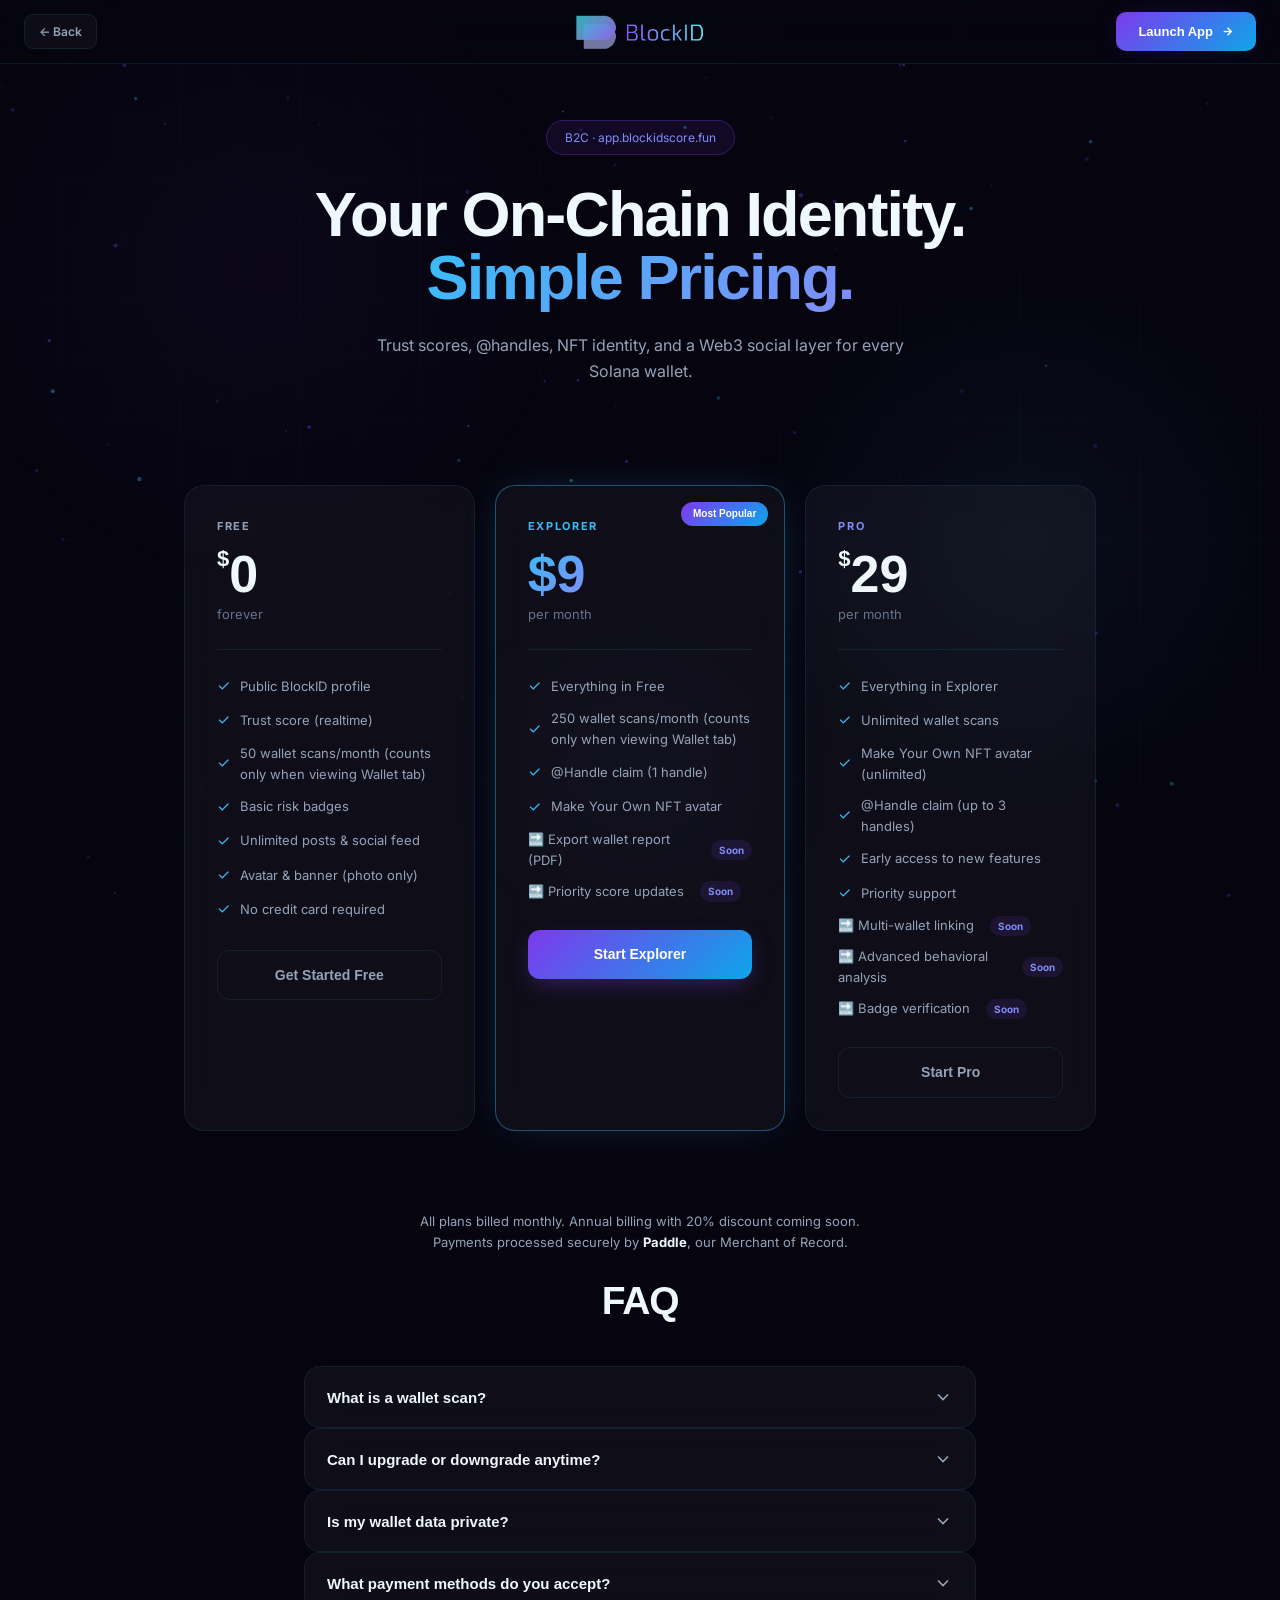
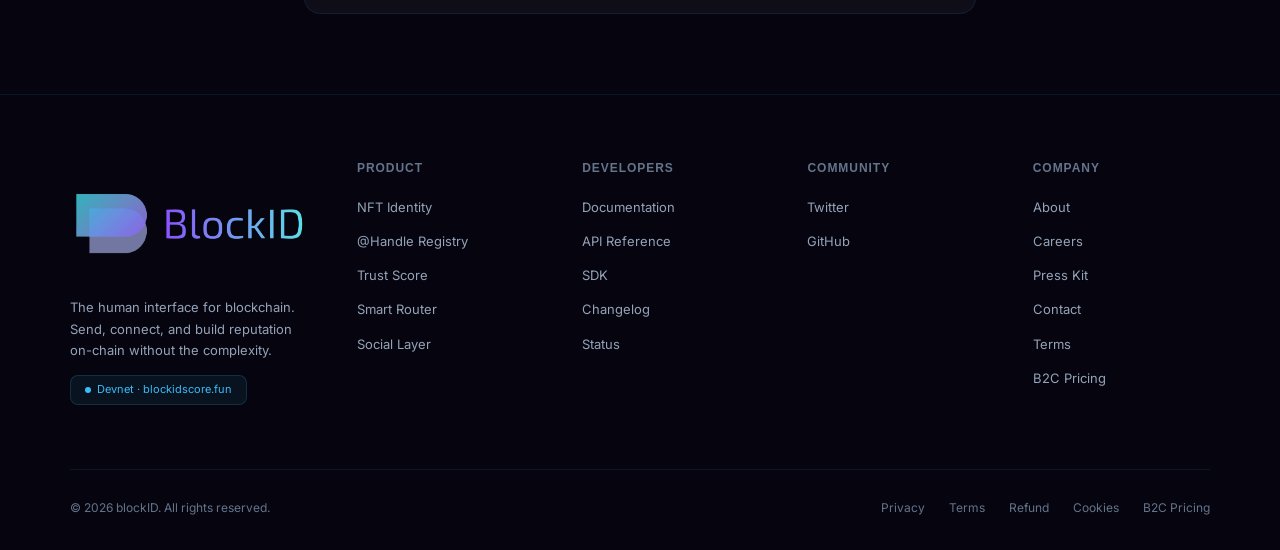
<file: pricing-b2c.html>
<!DOCTYPE html>
<html lang="en">
<head>
<meta charset="UTF-8"/>
<meta name="viewport" content="width=device-width, initial-scale=1.0"/>
<link rel="icon" type="image/png" href="blockid-icon.png" sizes="512x512">
<link rel="icon" type="image/png" href="blockid-icon.png" sizes="32x32">
<link rel="apple-touch-icon" href="blockid-icon.png">
<title>B2C Pricing — BlockID</title>
<link rel="preconnect" href="https://fonts.googleapis.com">
<link rel="preconnect" href="https://fonts.gstatic.com" crossorigin>
<link href="https://fonts.googleapis.com/css2?family=Inter:wght@300;400;500;600;700&display=swap" rel="stylesheet">
<link href="https://api.fontshare.com/v2/css?f[]=clash-display@200,300,400,500,600,700&display=swap" rel="stylesheet">
<style>
*,*::before,*::after{box-sizing:border-box;margin:0;padding:0}
:root{
  --blue:#38bdf8;--blue-mid:#0ea5e9;--blue-dark:#0369a1;--purple:#7c3aed;--purple-mid:#6d28d9;--indigo:#818cf8;
  --bg:#06050f;--bg2:#0a0818;--surface:rgba(255,255,255,0.04);--surface2:rgba(56,189,248,0.06);
  --border:rgba(56,189,248,0.1);--border2:rgba(124,58,237,0.25);--fg:#f0f8ff;--muted:#64748b;--muted2:#94a3b8;
  --grad:linear-gradient(135deg,#7c3aed,#0ea5e9);--grad2:linear-gradient(135deg,#38bdf8,#818cf8);
  --glow-blue:rgba(56,189,248,0.3);--glow-pur:rgba(124,58,237,0.3);
  --fd:'ClashDisplay',sans-serif;--fm:'Inter',sans-serif;
}
html{scroll-behavior:smooth}
body{background:var(--bg);color:var(--fg);font-family:var(--fm);font-size:15px;line-height:1.618;overflow-x:hidden;-webkit-font-smoothing:antialiased}
#bg-canvas{position:fixed;inset:0;z-index:0;pointer-events:none}
.grad-text{background:var(--grad2);-webkit-background-clip:text;-webkit-text-fill-color:transparent;background-clip:text}
.glass{background:var(--surface);border:1px solid var(--border);border-radius:16px;backdrop-filter:blur(16px)}
nav{position:fixed;top:0;left:0;right:0;z-index:100;height:64px;display:flex;align-items:center;padding:0 24px;background:rgba(6,5,15,.8);backdrop-filter:blur(24px);border-bottom:1px solid var(--border);transition:box-shadow .3s}
nav.scrolled{box-shadow:0 4px 40px rgba(0,0,0,.6)}
.nav-in{max-width:1280px;margin:0 auto;width:100%;display:flex;align-items:center;justify-content:space-between;position:relative}
.nav-back{display:inline-flex;align-items:center;gap:7px;padding:7px 14px;border-radius:9px;background:rgba(255,255,255,.04);border:1px solid var(--border);color:var(--muted2);font-family:var(--fm);font-size:12px;font-weight:600;text-decoration:none;transition:all .2s;white-space:nowrap}
.nav-back:hover{background:rgba(56,189,248,.08);border-color:rgba(56,189,248,.25);color:var(--fg)}
.nav-logo{position:absolute;left:50%;transform:translateX(-50%);display:flex;align-items:center;gap:8px;font-family:var(--fd);font-weight:800;font-size:20px;text-decoration:none;color:inherit}
.logo-box{width:32px;height:32px;border-radius:8px;background:var(--grad);display:flex;align-items:center;justify-content:center;box-shadow:0 0 16px -4px var(--glow-pur)}
.btn-g{display:inline-flex;align-items:center;gap:8px;padding:9px 22px;border-radius:10px;background:var(--grad);color:#fff;font-family:var(--fd);font-weight:700;font-size:13px;text-decoration:none;box-shadow:0 0 28px -8px var(--glow-pur)}
.badge{display:inline-flex;align-items:center;gap:8px;padding:7px 18px;border-radius:100px;margin-bottom:28px;background:rgba(124,58,237,.1);border:1px solid rgba(124,58,237,.3);font-size:12px;color:var(--indigo);font-family:var(--fm)}
@keyframes pulse{0%,100%{opacity:1}50%{opacity:.35}}

.pricing-hero{padding:120px 24px 60px;text-align:center;position:relative;z-index:1}
.pricing-hero .h1{font-family:var(--fd);font-weight:700;font-size:clamp(39px,6vw,63px);line-height:1.0;letter-spacing:-.03em;margin-bottom:24px}
.pricing-hero .hp{font-size:16px;color:var(--muted2);max-width:580px;margin:0 auto 40px;line-height:1.618}

.pricing-grid{display:grid;grid-template-columns:repeat(3,1fr);gap:20px;max-width:960px;margin:0 auto;padding:0 24px 80px;position:relative;z-index:1}
@media(max-width:768px){.pricing-grid{grid-template-columns:1fr}}
.plan-card{padding:32px;border-radius:20px;position:relative;overflow:hidden;border:1px solid var(--border);background:var(--surface)}
.plan-card.featured{border-color:rgba(56,189,248,.4);box-shadow:0 0 40px -12px rgba(56,189,248,.25)}
.popular-tag{position:absolute;top:16px;right:16px;background:var(--grad);color:#fff;font-size:10px;font-weight:700;font-family:var(--fd);padding:4px 12px;border-radius:100px}
.plan-tier{font-size:11px;font-weight:700;letter-spacing:.15em;text-transform:uppercase;margin-bottom:12px}
.plan-price{font-family:var(--fd);font-size:52px;font-weight:800;line-height:1;margin-bottom:4px}
.plan-price sup{font-size:22px;vertical-align:top;margin-top:10px}
.plan-per{font-size:13px;color:var(--muted);margin-bottom:24px;padding-bottom:24px;border-bottom:1px solid var(--border)}
.plan-feature{display:flex;align-items:center;gap:10px;font-size:13px;color:var(--muted2);margin-bottom:10px}
.plan-check{color:var(--blue);font-size:15px;flex-shrink:0}
.plan-soon{display:inline-flex;align-items:center;gap:4px;font-size:10px;font-weight:700;padding:2px 8px;border-radius:100px;background:rgba(124,58,237,.12);color:var(--indigo);margin-left:6px;vertical-align:middle;flex-shrink:0}
.plan-btn{display:block;width:100%;padding:13px;border-radius:12px;text-align:center;font-family:var(--fd);font-weight:700;font-size:14px;text-decoration:none;margin-top:28px;transition:all .2s;border:none;cursor:pointer}
.plan-btn-outline{background:transparent;border:1px solid var(--border);color:var(--muted2)}
.plan-btn-outline:hover{border-color:rgba(56,189,248,.3);color:var(--fg)}
.plan-btn-grad{background:var(--grad);color:#fff;box-shadow:0 8px 24px -8px rgba(124,58,237,.5)}
.plan-btn-grad:hover{opacity:.9}

/* FAQ */
.faq-wrap{max-width:720px;margin:0 auto;display:flex;flex-direction:column;gap:10px;padding:0 24px 80px;position:relative;z-index:1}
.faq-wrap .sh2{font-family:var(--fd);font-size:clamp(24px,3.5vw,39px);font-weight:700;letter-spacing:-.03em;margin-bottom:24px;text-align:center}
.fitem{overflow:hidden}
.fbtn{width:100%;display:flex;align-items:center;justify-content:space-between;padding:20px 22px;background:none;border:none;cursor:pointer;text-align:left;font-family:var(--fd);font-weight:600;font-size:15px;color:var(--fg);gap:16px}
.fchev{color:var(--muted2);flex-shrink:0;transition:transform .25s}
.fchev.on{transform:rotate(180deg)}
.fans{max-height:0;overflow:hidden;transition:max-height .35s ease,opacity .3s;opacity:0}
.fans.on{max-height:250px;opacity:1}
.fans p{padding:0 22px 20px;font-size:13px;color:var(--muted2);line-height:1.8}

footer{border-top:1px solid var(--border);padding:64px 24px 32px;position:relative;z-index:1}
.fin{max-width:1140px;margin:0 auto}
.fgrid{display:grid;grid-template-columns:1.2fr repeat(4,1fr);gap:48px;margin-bottom:64px}
@media(max-width:900px){.fgrid{grid-template-columns:1fr 1fr 1fr}}
@media(max-width:540px){.fgrid{grid-template-columns:1fr 1fr}}
.flogo{font-family:var(--fd);font-weight:800;font-size:22px;margin-bottom:10px;display:flex;align-items:center;gap:10px}
.fdesc{font-size:13px;color:var(--muted2);line-height:1.65}
.fcol h4{font-family:var(--fd);font-weight:700;font-size:12px;text-transform:uppercase;letter-spacing:.08em;margin-bottom:16px;color:var(--muted)}
.fcol ul{list-style:none;display:flex;flex-direction:column;gap:10px}
.fcol a{font-size:13px;color:var(--muted2);text-decoration:none;transition:color .2s}
.fcol a:hover{color:var(--fg)}
.fbot{border-top:1px solid var(--border);padding-top:28px;display:flex;justify-content:space-between;align-items:center;flex-wrap:wrap;gap:12px}
.fcopy{font-size:12px;color:var(--muted)}
.fleg{display:flex;flex-wrap:wrap;gap:24px}
.fleg a{font-size:12px;color:var(--muted);text-decoration:none;transition:color .2s}
.fleg a:hover{color:var(--fg)}
.live-badge{display:inline-flex;align-items:center;gap:6px;background:rgba(56,189,248,.07);border:1px solid rgba(56,189,248,.18);border-radius:8px;padding:5px 14px;font-size:11px;color:var(--blue);font-family:var(--fm);margin-top:20px}
.ldot{width:6px;height:6px;border-radius:50%;background:var(--blue);animation:pulse 1.5s infinite}
</style>
</head>
<body>
<canvas id="bg-canvas"></canvas>

<nav id="nav">
  <div class="nav-in">
    <a href="index.html" class="nav-back">← Back</a>
    <a href="index.html" class="nav-logo">
      <img src="blockid-logo.svg" alt="BlockID" height="72" style="display:block; width:auto; max-width:640px;">
    </a>
    <a href="https://app.blockidscore.fun" target="_blank" rel="noopener" class="btn-g">Launch App <svg width="13" height="13" viewBox="0 0 24 24" fill="none" stroke="currentColor" stroke-width="2.5"><line x1="5" y1="12" x2="19" y2="12"/><polyline points="12,5 19,12 12,19"/></svg></a>
  </div>
</nav>

<section class="pricing-hero">
  <div class="badge">B2C · app.blockidscore.fun</div>
  <h1 class="h1">Your On-Chain Identity.<br><span class="grad-text">Simple Pricing.</span></h1>
  <p class="hp">Trust scores, @handles, NFT identity, and a Web3 social layer for every Solana wallet.</p>
</section>

<div class="pricing-grid">
  <div class="glass plan-card">
    <div class="plan-tier" style="color:var(--muted2)">FREE</div>
    <div class="plan-price"><sup>$</sup>0</div>
    <div class="plan-per">forever</div>
    <div class="plan-feature"><span class="plan-check">✓</span> Public BlockID profile</div>
    <div class="plan-feature"><span class="plan-check">✓</span> Trust score (realtime)</div>
    <div class="plan-feature"><span class="plan-check">✓</span> 50 wallet scans/month (counts only when viewing Wallet tab)</div>
    <div class="plan-feature"><span class="plan-check">✓</span> Basic risk badges</div>
    <div class="plan-feature"><span class="plan-check">✓</span> Unlimited posts &amp; social feed</div>
    <div class="plan-feature"><span class="plan-check">✓</span> Avatar &amp; banner (photo only)</div>
    <div class="plan-feature"><span class="plan-check">✓</span> No credit card required</div>
    <a href="https://app.blockidscore.fun" target="_blank" rel="noopener" class="plan-btn plan-btn-outline">Get Started Free</a>
  </div>
  <div class="glass plan-card featured">
    <div class="popular-tag">Most Popular</div>
    <div class="plan-tier" style="color:var(--blue)">EXPLORER</div>
    <div class="plan-price"><span class="grad-text">$9</span></div>
    <div class="plan-per">per month</div>
    <div class="plan-feature"><span class="plan-check">✓</span> Everything in Free</div>
    <div class="plan-feature"><span class="plan-check">✓</span> 250 wallet scans/month (counts only when viewing Wallet tab)</div>
    <div class="plan-feature"><span class="plan-check">✓</span> @Handle claim (1 handle)</div>
    <div class="plan-feature"><span class="plan-check">✓</span> Make Your Own NFT avatar</div>
    <div class="plan-feature">🔜 Export wallet report (PDF) <span class="plan-soon">Soon</span></div>
    <div class="plan-feature">🔜 Priority score updates <span class="plan-soon">Soon</span></div>
    <a href="https://app.blockidscore.fun" target="_blank" rel="noopener" class="plan-btn plan-btn-grad">Start Explorer</a>
  </div>
  <div class="glass plan-card">
    <div class="plan-tier" style="color:var(--indigo)">PRO</div>
    <div class="plan-price"><sup>$</sup>29</div>
    <div class="plan-per">per month</div>
    <div class="plan-feature"><span class="plan-check">✓</span> Everything in Explorer</div>
    <div class="plan-feature"><span class="plan-check">✓</span> Unlimited wallet scans</div>
    <div class="plan-feature"><span class="plan-check">✓</span> Make Your Own NFT avatar (unlimited)</div>
    <div class="plan-feature"><span class="plan-check">✓</span> @Handle claim (up to 3 handles)</div>
    <div class="plan-feature"><span class="plan-check">✓</span> Early access to new features</div>
    <div class="plan-feature"><span class="plan-check">✓</span> Priority support</div>
    <div class="plan-feature">🔜 Multi-wallet linking <span class="plan-soon">Soon</span></div>
    <div class="plan-feature">🔜 Advanced behavioral analysis <span class="plan-soon">Soon</span></div>
    <div class="plan-feature">🔜 Badge verification <span class="plan-soon">Soon</span></div>
    <a href="https://app.blockidscore.fun" target="_blank" rel="noopener" class="plan-btn plan-btn-outline">Start Pro</a>
  </div>
</div>

<p style="text-align:center;font-size:13px;color:var(--muted2);padding:0 24px 16px;position:relative;z-index:1">
  All plans billed monthly. Annual billing with 20% discount coming soon.<br>Payments processed securely by <strong style="color:var(--fg)">Paddle</strong>, our Merchant of Record.
</p>

<section class="faq-wrap" id="faq-section">
  <h2 class="sh2">FAQ</h2>
  <div id="faq-root"></div>
</section>

<footer>
  <div class="fin">
    <div class="fgrid">
      <div>
        <div class="flogo"><img src="blockid-logo.svg" alt="BlockID" height="128" style="display:block; width:auto; max-width:560px;"></div>
        <p class="fdesc">The human interface for blockchain. Send, connect, and build reputation on-chain without the complexity.</p>
        <div class="live-badge" style="margin-top:14px"><span class="ldot"></span>Devnet · blockidscore.fun</div>
      </div>
      <div class="fcol"><h4>Product</h4><ul><li><a href="index.html#product">NFT Identity</a></li><li><a href="index.html#product">@Handle Registry</a></li><li><a href="index.html#product">Trust Score</a></li><li><a href="index.html#product">Smart Router</a></li><li><a href="index.html#product">Social Layer</a></li></ul></div>
      <div class="fcol"><h4>Developers</h4><ul><li><a href="https://api.blockidscore.fun" target="_blank" rel="noopener">Documentation</a></li><li><a href="https://api.blockidscore.fun" target="_blank" rel="noopener">API Reference</a></li><li><a href="index.html#docs">SDK</a></li><li><a href="#">Changelog</a></li><li><a href="#">Status</a></li></ul></div>
      <div class="fcol"><h4>Community</h4><ul><li><a href="https://x.com/BlockID_AI" target="_blank" rel="noopener">Twitter</a></li><li><a href="https://github.com/Bekal17" target="_blank" rel="noopener">GitHub</a></li></ul></div>
      <div class="fcol"><h4>Company</h4><ul><li><a href="#">About</a></li><li><a href="#">Careers</a></li><li><a href="#">Press Kit</a></li><li><a href="#">Contact</a></li><li><a href="terms.html">Terms</a></li><li><a href="pricing-b2c.html">B2C Pricing</a></li></ul></div>
    </div>
    <div class="fbot">
      <p class="fcopy">© 2026 blockID. All rights reserved.</p>
      <div class="fleg">
        <a href="privacy.html">Privacy</a>
        <a href="terms.html">Terms</a>
        <a href="refund.html">Refund</a>
        <a href="cookies.html">Cookies</a>
        <a href="pricing-b2c.html">B2C Pricing</a>
      </div>
    </div>
  </div>
</footer>

<script>
/* CANVAS */
(function(){
  const c=document.getElementById('bg-canvas'),ctx=c.getContext('2d');
  let W,H,pts,mx=-9999,my=-9999;
  const trail=[];const TRAIL_LEN=120;const TRAIL_LIFE=900;
  const resize=()=>{W=c.width=innerWidth;H=c.height=innerHeight};
  const rand=(a,b)=>Math.random()*(b-a)+a;
  const init=()=>{pts=Array.from({length:Math.floor(W*H/12000)},()=>({x:rand(0,W),y:rand(0,H),vx:rand(-.18,.18),vy:rand(-.18,.18),r:rand(.8,2.2),a:rand(.08,.4),col:Math.random()>.55?'56,189,248':'124,58,237'}))};
  const drawGrid=()=>{const s=60,sc=scrollY*.04;ctx.strokeStyle='rgba(56,189,248,0.02)';ctx.lineWidth=1;ctx.beginPath();for(let x=sc%s;x<W;x+=s){ctx.moveTo(x,0);ctx.lineTo(x,H)}for(let y=sc%s;y<H;y+=s){ctx.moveTo(0,y);ctx.lineTo(W,y)}ctx.stroke()};
  const drawOrbs=()=>{const t=Date.now()/4000;[{x:W*.2,y:H*.3,r:320,c:'124,58,237',a:.05+.018*Math.sin(t)},{x:W*.8,y:H*.6,r:280,c:'56,189,248',a:.04+.015*Math.sin(t+1.5)},{x:W*.5,y:H*.85,r:200,c:'129,140,248',a:.028+.01*Math.sin(t+3)}].forEach(o=>{const g=ctx.createRadialGradient(o.x,o.y,0,o.x,o.y,o.r);g.addColorStop(0,`rgba(${o.c},${o.a})`);g.addColorStop(1,`rgba(${o.c},0)`);ctx.fillStyle=g;ctx.beginPath();ctx.arc(o.x,o.y,o.r,0,Math.PI*2);ctx.fill()})};
  const drawPts=()=>{pts.forEach(p=>{p.x+=p.vx;p.y+=p.vy;if(p.x<0)p.x=W;if(p.x>W)p.x=0;if(p.y<0)p.y=H;if(p.y>H)p.y=0;const dx=p.x-mx,dy=p.y-my,d=Math.sqrt(dx*dx+dy*dy);if(d<110){const f=(110-d)/110*.5;p.x+=dx/d*f;p.y+=dy/d*f}ctx.beginPath();ctx.arc(p.x,p.y,p.r,0,Math.PI*2);ctx.fillStyle=`rgba(${p.col},${p.a})`;ctx.fill()});for(let i=0;i<pts.length;i++)for(let j=i+1;j<pts.length;j++){const dx=pts[i].x-pts[j].x,dy=pts[i].y-pts[j].y,d=Math.sqrt(dx*dx+dy*dy);if(d<90){ctx.beginPath();ctx.moveTo(pts[i].x,pts[i].y);ctx.lineTo(pts[j].x,pts[j].y);ctx.strokeStyle=`rgba(56,189,248,${.05*(1-d/90)})`;ctx.lineWidth=.5;ctx.stroke()}}};
  const drawTrail=()=>{const now=Date.now();while(trail.length>0&&now-trail[0].t>TRAIL_LIFE)trail.shift();if(trail.length<2)return;ctx.save();ctx.lineCap='round';ctx.lineJoin='round';for(let i=1;i<trail.length;i++){const p0=trail[i-1],p1=trail[i];const age=now-p1.t;const life=Math.max(0,1-age/TRAIL_LIFE);const ratio=i/trail.length;const alpha=life*ratio*0.95;if(alpha<0.005)continue;const w=0.5+ratio*2.2;const r=Math.round(124+(14-124)*ratio);const g2=Math.round(58+(165-58)*ratio);const b=Math.round(237+(233-237)*ratio);ctx.beginPath();ctx.moveTo(p0.x,p0.y);ctx.lineTo(p1.x,p1.y);ctx.shadowColor=`rgba(${r},${g2},${b},${alpha})`;ctx.shadowBlur=14+ratio*14;ctx.strokeStyle=`rgba(${r},${g2},${b},${alpha})`;ctx.lineWidth=w;ctx.stroke();ctx.shadowBlur=3;ctx.strokeStyle=`rgba(255,255,255,${alpha*0.4*ratio})`;ctx.lineWidth=w*0.28;ctx.stroke()}ctx.restore()};
  const loop=()=>{ctx.clearRect(0,0,W,H);drawGrid();drawOrbs();drawPts();drawTrail();requestAnimationFrame(loop)};
  window.addEventListener('resize',()=>{resize();init()});
  window.addEventListener('mousemove',e=>{mx=e.clientX;my=e.clientY;trail.push({x:mx,y:my,t:Date.now()});if(trail.length>TRAIL_LEN)trail.shift()},{passive:true});
  resize();init();loop()
})();

/* NAV */
(function(){
  const nav=document.getElementById('nav');
  window.addEventListener('scroll',()=>{nav.classList.toggle('scrolled',scrollY>20)},{passive:true});
})();

/* FAQ */
(function(){
  const faqs=[
    {q:"What is a wallet scan?",a:"A wallet scan analyzes any Solana wallet for trust score, risk factors, behavioral patterns, cluster exposure, and on-chain history."},
    {q:"Can I upgrade or downgrade anytime?",a:"Yes. Plan changes take effect immediately. Upgrading is prorated; downgrades apply at next billing cycle."},
    {q:"Is my wallet data private?",a:"On-chain wallet data is public by nature of blockchain. Your profile settings, bio, and social posts are controlled by you. We never sell your data."},
    {q:"What payment methods do you accept?",a:"All major credit and debit cards via Paddle, our secure Merchant of Record. No crypto payments at this time."}
  ];
  const root=document.getElementById('faq-root');
  faqs.forEach((f,i)=>{const d=document.createElement('div');d.className='glass fitem';d.innerHTML=`<button class="fbtn" onclick="tFaq(${i},this)"><span>${f.q}</span><svg class="fchev" width="20" height="20" viewBox="0 0 24 24" fill="none" stroke="currentColor" stroke-width="2"><polyline points="6,9 12,15 18,9"/></svg></button><div class="fans" id="ff${i}"><p>${f.a}</p></div>`;root.appendChild(d)});
  window.tFaq=(i,btn)=>{const a=document.getElementById('ff'+i),ch=btn.querySelector('.fchev'),o=a.classList.contains('on');document.querySelectorAll('.fans').forEach(x=>x.classList.remove('on'));document.querySelectorAll('.fchev').forEach(x=>x.classList.remove('on'));if(!o){a.classList.add('on');ch.classList.add('on')}}
})();
</script>
</body>
</html>
</file>
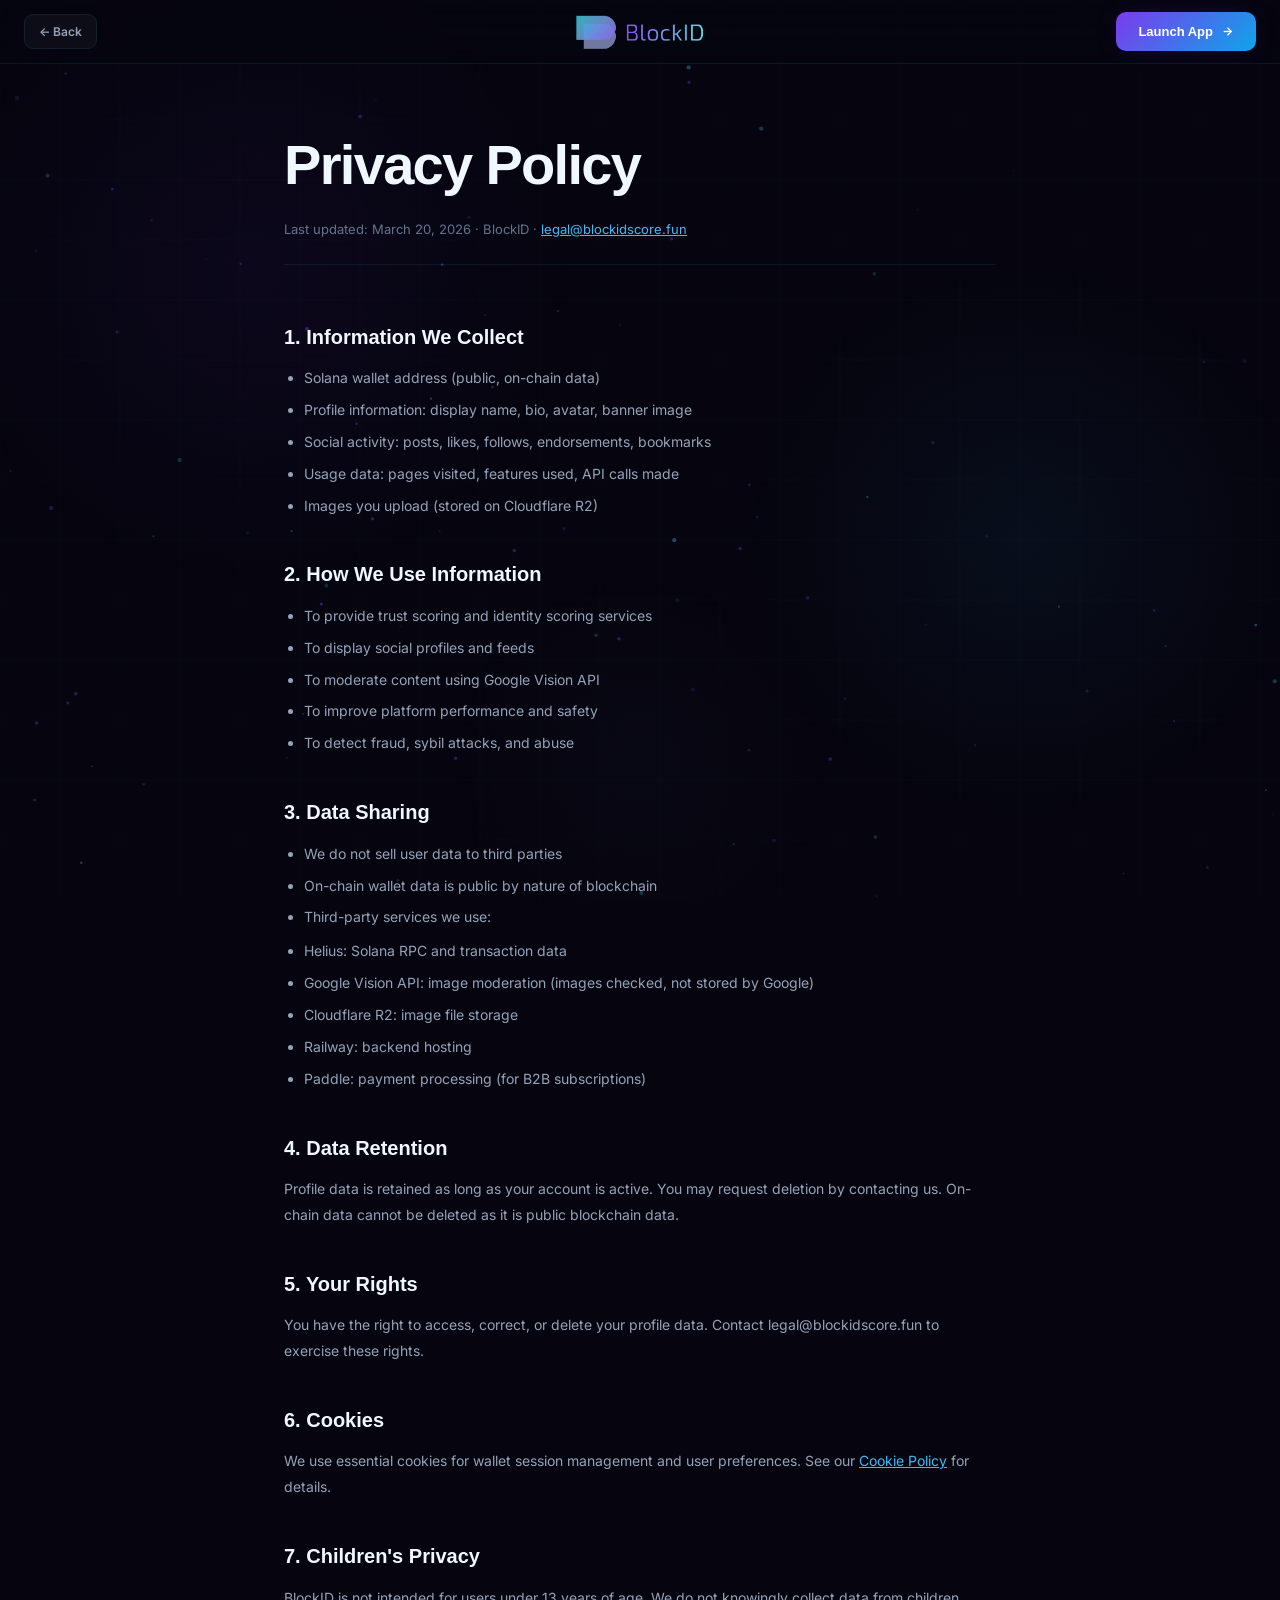
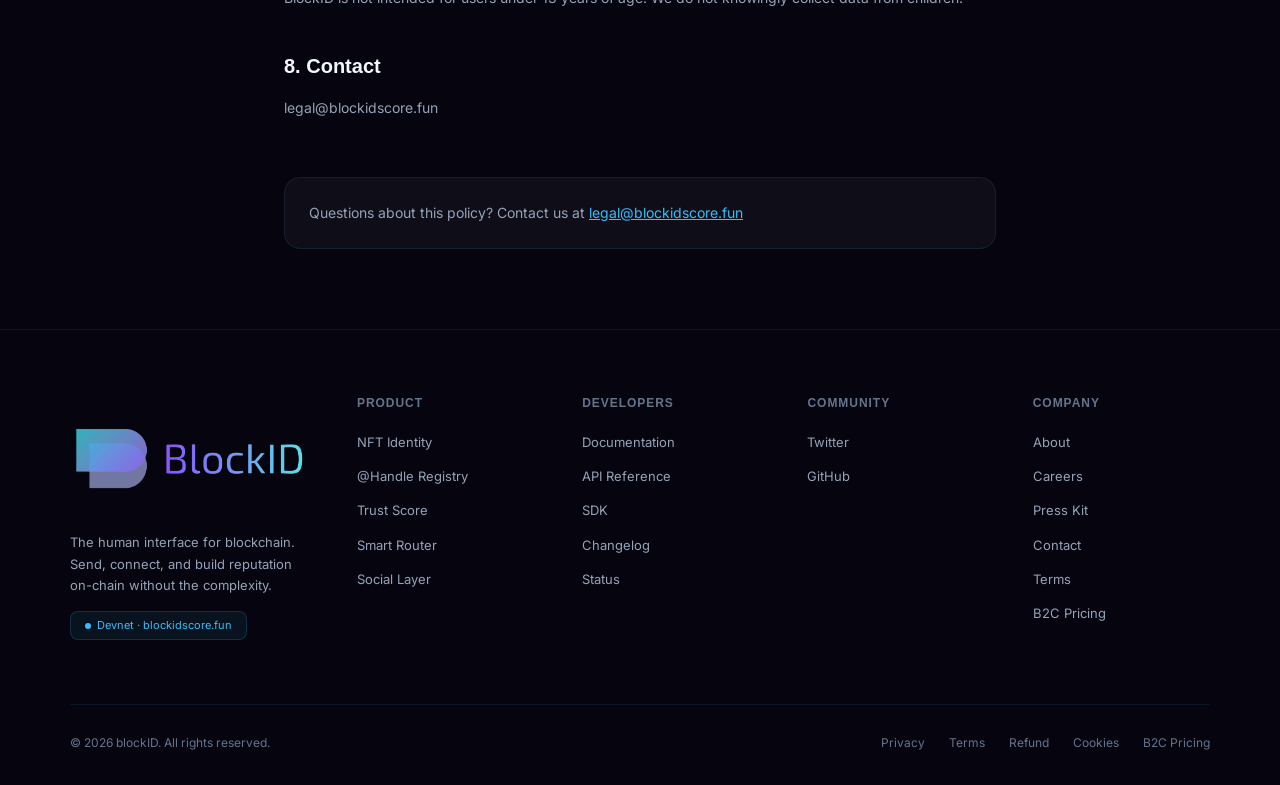
<file: privacy.html>
<!DOCTYPE html>
<html lang="en">
<head>
<meta charset="UTF-8"/>
<meta name="viewport" content="width=device-width, initial-scale=1.0"/>
<link rel="icon" type="image/png" href="blockid-icon.png" sizes="512x512">
<link rel="icon" type="image/png" href="blockid-icon.png" sizes="32x32">
<link rel="apple-touch-icon" href="blockid-icon.png">
<title>Privacy Policy — BlockID</title>
<link rel="preconnect" href="https://fonts.googleapis.com">
<link rel="preconnect" href="https://fonts.gstatic.com" crossorigin>
<link href="https://fonts.googleapis.com/css2?family=Inter:wght@300;400;500;600;700&display=swap" rel="stylesheet">
<link href="https://api.fontshare.com/v2/css?f[]=clash-display@200,300,400,500,600,700&display=swap" rel="stylesheet">
<style>
*,*::before,*::after{box-sizing:border-box;margin:0;padding:0}
:root{
  --blue:#38bdf8;--blue-mid:#0ea5e9;--blue-dark:#0369a1;--purple:#7c3aed;--purple-mid:#6d28d9;--indigo:#818cf8;
  --bg:#06050f;--bg2:#0a0818;--surface:rgba(255,255,255,0.04);--surface2:rgba(56,189,248,0.06);
  --border:rgba(56,189,248,0.1);--border2:rgba(124,58,237,0.25);--fg:#f0f8ff;--muted:#64748b;--muted2:#94a3b8;
  --grad:linear-gradient(135deg,#7c3aed,#0ea5e9);--grad2:linear-gradient(135deg,#38bdf8,#818cf8);
  --glow-blue:rgba(56,189,248,0.3);--glow-pur:rgba(124,58,237,0.3);
  --fd:'ClashDisplay',sans-serif;--fm:'Inter',sans-serif;
}
html{scroll-behavior:smooth}
body{background:var(--bg);color:var(--fg);font-family:var(--fm);font-size:15px;line-height:1.618;overflow-x:hidden;-webkit-font-smoothing:antialiased}
#bg-canvas{position:fixed;inset:0;z-index:0;pointer-events:none}
.grad-text{background:var(--grad2);-webkit-background-clip:text;-webkit-text-fill-color:transparent;background-clip:text}
nav{position:fixed;top:0;left:0;right:0;z-index:100;height:64px;display:flex;align-items:center;padding:0 24px;background:rgba(6,5,15,.8);backdrop-filter:blur(24px);border-bottom:1px solid var(--border);transition:box-shadow .3s}
nav.scrolled{box-shadow:0 4px 40px rgba(0,0,0,.6)}
.nav-in{max-width:1280px;margin:0 auto;width:100%;display:flex;align-items:center;justify-content:space-between;position:relative}
.nav-back{display:inline-flex;align-items:center;gap:7px;padding:7px 14px;border-radius:9px;background:rgba(255,255,255,.04);border:1px solid var(--border);color:var(--muted2);font-family:var(--fm);font-size:12px;font-weight:600;text-decoration:none;transition:all .2s;white-space:nowrap}
.nav-back:hover{background:rgba(56,189,248,.08);border-color:rgba(56,189,248,.25);color:var(--fg)}
.nav-logo{position:absolute;left:50%;transform:translateX(-50%);display:flex;align-items:center;gap:8px;font-family:var(--fd);font-weight:800;font-size:20px;text-decoration:none;color:inherit}
.logo-box{width:32px;height:32px;border-radius:8px;background:var(--grad);display:flex;align-items:center;justify-content:center;box-shadow:0 0 16px -4px var(--glow-pur)}
.btn-g{display:inline-flex;align-items:center;gap:8px;padding:9px 22px;border-radius:10px;background:var(--grad);color:#fff;font-family:var(--fd);font-weight:700;font-size:13px;text-decoration:none;box-shadow:0 0 28px -8px var(--glow-pur)}
footer{border-top:1px solid var(--border);padding:64px 24px 32px;position:relative;z-index:1}
.fin{max-width:1140px;margin:0 auto}
.fgrid{display:grid;grid-template-columns:1.2fr repeat(4,1fr);gap:48px;margin-bottom:64px}
@media(max-width:900px){.fgrid{grid-template-columns:1fr 1fr 1fr}}
@media(max-width:540px){.fgrid{grid-template-columns:1fr 1fr}}
.flogo{font-family:var(--fd);font-weight:800;font-size:22px;margin-bottom:10px;display:flex;align-items:center;gap:10px}
.fdesc{font-size:13px;color:var(--muted2);line-height:1.65}
.fcol h4{font-family:var(--fd);font-weight:700;font-size:12px;text-transform:uppercase;letter-spacing:.08em;margin-bottom:16px;color:var(--muted)}
.fcol ul{list-style:none;display:flex;flex-direction:column;gap:10px}
.fcol a{font-size:13px;color:var(--muted2);text-decoration:none;transition:color .2s}
.fcol a:hover{color:var(--fg)}
.fbot{border-top:1px solid var(--border);padding-top:28px;display:flex;justify-content:space-between;align-items:center;flex-wrap:wrap;gap:12px}
.fcopy{font-size:12px;color:var(--muted)}
.fleg{display:flex;gap:24px}
.fleg a{font-size:12px;color:var(--muted);text-decoration:none;transition:color .2s}
.fleg a:hover{color:var(--fg)}
.live-badge{display:inline-flex;align-items:center;gap:6px;background:rgba(56,189,248,.07);border:1px solid rgba(56,189,248,.18);border-radius:8px;padding:5px 14px;font-size:11px;color:var(--blue);font-family:var(--fm);margin-top:20px}
.ldot{width:6px;height:6px;border-radius:50%;background:var(--blue);animation:pulse 1.5s infinite}
@keyframes pulse{0%,100%{opacity:1}50%{opacity:.35}}

.legal-wrap{max-width:760px;margin:0 auto;padding:120px 24px 80px}
.legal-h1{font-family:var(--fd);font-size:clamp(32px,6vw,56px);font-weight:700;letter-spacing:-.03em;margin-bottom:8px}
.legal-meta{font-size:13px;color:var(--muted);margin-bottom:56px;padding-bottom:24px;border-bottom:1px solid var(--border)}
.legal-section{margin-bottom:40px}
.legal-h2{font-family:var(--fd);font-size:20px;font-weight:700;margin-bottom:12px;color:var(--fg)}
.legal-p{font-size:14px;color:var(--muted2);line-height:1.85;margin-bottom:12px}
.legal-ul{padding-left:20px;margin-bottom:12px}
.legal-ul li{font-size:14px;color:var(--muted2);line-height:1.85;margin-bottom:6px}
.legal-contact{margin-top:56px;padding:24px;border:1px solid var(--border);border-radius:16px;background:var(--surface)}
</style>
</head>
<body>
<canvas id="bg-canvas"></canvas>

<nav id="nav">
  <div class="nav-in">
    <a href="index.html" class="nav-back">← Back</a>
    <a href="index.html" class="nav-logo">
      <img src="blockid-logo.svg" alt="BlockID" height="72" style="display:block; width:auto; max-width:640px;">
    </a>
    <a href="https://app.blockidscore.fun" target="_blank" rel="noopener" class="btn-g">Launch App <svg width="13" height="13" viewBox="0 0 24 24" fill="none" stroke="currentColor" stroke-width="2.5"><line x1="5" y1="12" x2="19" y2="12"/><polyline points="12,5 19,12 12,19"/></svg></a>
  </div>
</nav>

<main style="position:relative;z-index:1">
  <div class="legal-wrap">
    <h1 class="legal-h1">Privacy Policy</h1>
    <div class="legal-meta">Last updated: March 20, 2026 · BlockID · <a href="mailto:legal@blockidscore.fun" style="color:var(--blue)">legal@blockidscore.fun</a></div>

    <div class="legal-section">
      <h2 class="legal-h2">1. Information We Collect</h2>
      <ul class="legal-ul">
        <li>Solana wallet address (public, on-chain data)</li>
        <li>Profile information: display name, bio, avatar, banner image</li>
        <li>Social activity: posts, likes, follows, endorsements, bookmarks</li>
        <li>Usage data: pages visited, features used, API calls made</li>
        <li>Images you upload (stored on Cloudflare R2)</li>
      </ul>
    </div>

    <div class="legal-section">
      <h2 class="legal-h2">2. How We Use Information</h2>
      <ul class="legal-ul">
        <li>To provide trust scoring and identity scoring services</li>
        <li>To display social profiles and feeds</li>
        <li>To moderate content using Google Vision API</li>
        <li>To improve platform performance and safety</li>
        <li>To detect fraud, sybil attacks, and abuse</li>
      </ul>
    </div>

    <div class="legal-section">
      <h2 class="legal-h2">3. Data Sharing</h2>
      <ul class="legal-ul">
        <li>We do not sell user data to third parties</li>
        <li>On-chain wallet data is public by nature of blockchain</li>
        <li>Third-party services we use:
          <ul style="margin-top:8px;list-style:disc">
            <li>Helius: Solana RPC and transaction data</li>
            <li>Google Vision API: image moderation (images checked, not stored by Google)</li>
            <li>Cloudflare R2: image file storage</li>
            <li>Railway: backend hosting</li>
            <li>Paddle: payment processing (for B2B subscriptions)</li>
          </ul>
        </li>
      </ul>
    </div>

    <div class="legal-section">
      <h2 class="legal-h2">4. Data Retention</h2>
      <p class="legal-p">Profile data is retained as long as your account is active. You may request deletion by contacting us. On-chain data cannot be deleted as it is public blockchain data.</p>
    </div>

    <div class="legal-section">
      <h2 class="legal-h2">5. Your Rights</h2>
      <p class="legal-p">You have the right to access, correct, or delete your profile data. Contact legal@blockidscore.fun to exercise these rights.</p>
    </div>

    <div class="legal-section">
      <h2 class="legal-h2">6. Cookies</h2>
      <p class="legal-p">We use essential cookies for wallet session management and user preferences. See our <a href="cookies.html" style="color:var(--blue)">Cookie Policy</a> for details.</p>
    </div>

    <div class="legal-section">
      <h2 class="legal-h2">7. Children's Privacy</h2>
      <p class="legal-p">BlockID is not intended for users under 13 years of age. We do not knowingly collect data from children.</p>
    </div>

    <div class="legal-section">
      <h2 class="legal-h2">8. Contact</h2>
      <p class="legal-p">legal@blockidscore.fun</p>
    </div>

    <div class="legal-contact">
      <p style="font-size:14px;color:var(--muted2)">Questions about this policy? Contact us at <a href="mailto:legal@blockidscore.fun" style="color:var(--blue)">legal@blockidscore.fun</a></p>
    </div>
  </div>
</main>

<footer>
  <div class="fin">
    <div class="fgrid">
      <div>
        <div class="flogo"><img src="blockid-logo.svg" alt="BlockID" height="128" style="display:block; width:auto; max-width:560px;"></div>
        <p class="fdesc">The human interface for blockchain. Send, connect, and build reputation on-chain without the complexity.</p>
        <div class="live-badge" style="margin-top:14px"><span class="ldot"></span>Devnet · blockidscore.fun</div>
      </div>
      <div class="fcol"><h4>Product</h4><ul><li><a href="index.html#product">NFT Identity</a></li><li><a href="index.html#product">@Handle Registry</a></li><li><a href="index.html#product">Trust Score</a></li><li><a href="index.html#product">Smart Router</a></li><li><a href="index.html#product">Social Layer</a></li></ul></div>
      <div class="fcol"><h4>Developers</h4><ul><li><a href="https://api.blockidscore.fun" target="_blank" rel="noopener">Documentation</a></li><li><a href="https://api.blockidscore.fun" target="_blank" rel="noopener">API Reference</a></li><li><a href="index.html#docs">SDK</a></li><li><a href="#">Changelog</a></li><li><a href="#">Status</a></li></ul></div>
      <div class="fcol"><h4>Community</h4><ul><li><a href="https://x.com/BlockID_AI" target="_blank" rel="noopener">Twitter</a></li><li><a href="https://github.com/Bekal17" target="_blank" rel="noopener">GitHub</a></li></ul></div>
      <div class="fcol"><h4>Company</h4><ul><li><a href="#">About</a></li><li><a href="#">Careers</a></li><li><a href="#">Press Kit</a></li><li><a href="#">Contact</a></li><li><a href="terms.html">Terms</a></li><li><a href="pricing-b2c.html">B2C Pricing</a></li></ul></div>
    </div>
    <div class="fbot">
      <p class="fcopy">© 2026 blockID. All rights reserved.</p>
      <div class="fleg">
        <a href="privacy.html">Privacy</a>
        <a href="terms.html">Terms</a>
        <a href="refund.html">Refund</a>
        <a href="cookies.html">Cookies</a>
        <a href="pricing-b2c.html">B2C Pricing</a>
      </div>
    </div>
  </div>
</footer>

<script>
(function(){
  const c=document.getElementById('bg-canvas'),ctx=c.getContext('2d');
  let W,H,pts,mx=-9999,my=-9999;
  const trail=[];const TRAIL_LEN=120;const TRAIL_LIFE=900;
  const resize=()=>{W=c.width=innerWidth;H=c.height=innerHeight};
  const rand=(a,b)=>Math.random()*(b-a)+a;
  const init=()=>{pts=Array.from({length:Math.floor(W*H/12000)},()=>({x:rand(0,W),y:rand(0,H),vx:rand(-.18,.18),vy:rand(-.18,.18),r:rand(.8,2.2),a:rand(.08,.4),col:Math.random()>.55?'56,189,248':'124,58,237'}))};
  const drawGrid=()=>{const s=60,sc=scrollY*.04;ctx.strokeStyle='rgba(56,189,248,0.02)';ctx.lineWidth=1;ctx.beginPath();for(let x=sc%s;x<W;x+=s){ctx.moveTo(x,0);ctx.lineTo(x,H)}for(let y=sc%s;y<H;y+=s){ctx.moveTo(0,y);ctx.lineTo(W,y)}ctx.stroke()};
  const drawOrbs=()=>{const t=Date.now()/4000;[{x:W*.2,y:H*.3,r:320,c:'124,58,237',a:.05+.018*Math.sin(t)},{x:W*.8,y:H*.6,r:280,c:'56,189,248',a:.04+.015*Math.sin(t+1.5)},{x:W*.5,y:H*.85,r:200,c:'129,140,248',a:.028+.01*Math.sin(t+3)}].forEach(o=>{const g=ctx.createRadialGradient(o.x,o.y,0,o.x,o.y,o.r);g.addColorStop(0,`rgba(${o.c},${o.a})`);g.addColorStop(1,`rgba(${o.c},0)`);ctx.fillStyle=g;ctx.beginPath();ctx.arc(o.x,o.y,o.r,0,Math.PI*2);ctx.fill()})};
  const drawPts=()=>{pts.forEach(p=>{p.x+=p.vx;p.y+=p.vy;if(p.x<0)p.x=W;if(p.x>W)p.x=0;if(p.y<0)p.y=H;if(p.y>H)p.y=0;const dx=p.x-mx,dy=p.y-my,d=Math.sqrt(dx*dx+dy*dy);if(d<110){const f=(110-d)/110*.5;p.x+=dx/d*f;p.y+=dy/d*f}ctx.beginPath();ctx.arc(p.x,p.y,p.r,0,Math.PI*2);ctx.fillStyle=`rgba(${p.col},${p.a})`;ctx.fill()});for(let i=0;i<pts.length;i++)for(let j=i+1;j<pts.length;j++){const dx=pts[i].x-pts[j].x,dy=pts[i].y-pts[j].y,d=Math.sqrt(dx*dx+dy*dy);if(d<90){ctx.beginPath();ctx.moveTo(pts[i].x,pts[i].y);ctx.lineTo(pts[j].x,pts[j].y);ctx.strokeStyle=`rgba(56,189,248,${.05*(1-d/90)})`;ctx.lineWidth=.5;ctx.stroke()}}};
  const drawTrail=()=>{const now=Date.now();while(trail.length>0&&now-trail[0].t>TRAIL_LIFE)trail.shift();if(trail.length<2)return;ctx.save();ctx.lineCap='round';ctx.lineJoin='round';for(let i=1;i<trail.length;i++){const p0=trail[i-1],p1=trail[i];const age=now-p1.t;const life=Math.max(0,1-age/TRAIL_LIFE);const ratio=i/trail.length;const alpha=life*ratio*0.95;if(alpha<0.005)continue;const w=0.5+ratio*2.2;const r=Math.round(124+(14-124)*ratio);const g2=Math.round(58+(165-58)*ratio);const b=Math.round(237+(233-237)*ratio);ctx.beginPath();ctx.moveTo(p0.x,p0.y);ctx.lineTo(p1.x,p1.y);ctx.shadowColor=`rgba(${r},${g2},${b},${alpha})`;ctx.shadowBlur=14+ratio*14;ctx.strokeStyle=`rgba(${r},${g2},${b},${alpha})`;ctx.lineWidth=w;ctx.stroke();ctx.shadowBlur=3;ctx.strokeStyle=`rgba(255,255,255,${alpha*0.4*ratio})`;ctx.lineWidth=w*0.28;ctx.stroke()}ctx.restore()};
  const loop=()=>{ctx.clearRect(0,0,W,H);drawGrid();drawOrbs();drawPts();drawTrail();requestAnimationFrame(loop)};
  window.addEventListener('resize',()=>{resize();init()});
  window.addEventListener('mousemove',e=>{mx=e.clientX;my=e.clientY;trail.push({x:mx,y:my,t:Date.now()});if(trail.length>TRAIL_LEN)trail.shift()},{passive:true});
  resize();init();loop()
})();
(function(){
  const nav=document.getElementById('nav');
  window.addEventListener('scroll',()=>{nav.classList.toggle('scrolled',scrollY>20)},{passive:true});
})();
</script>
</body>
</html>
</file>
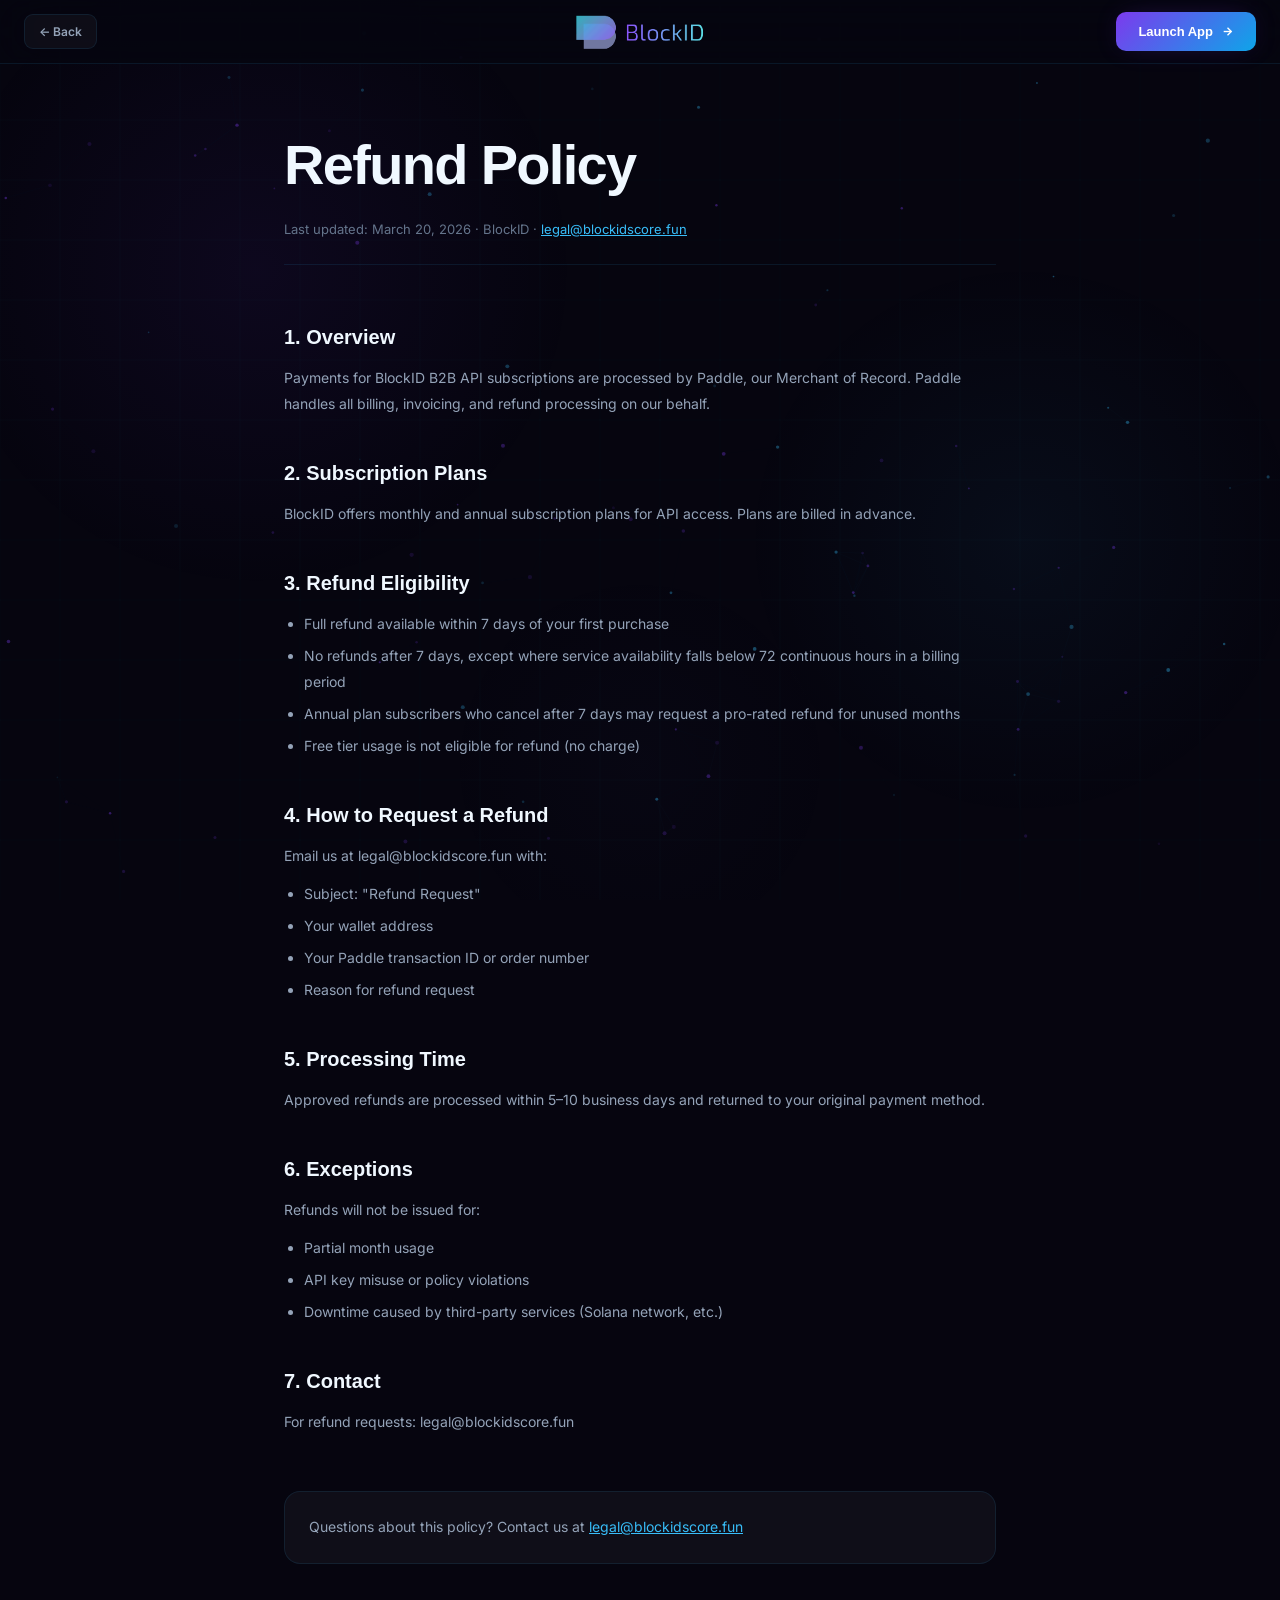
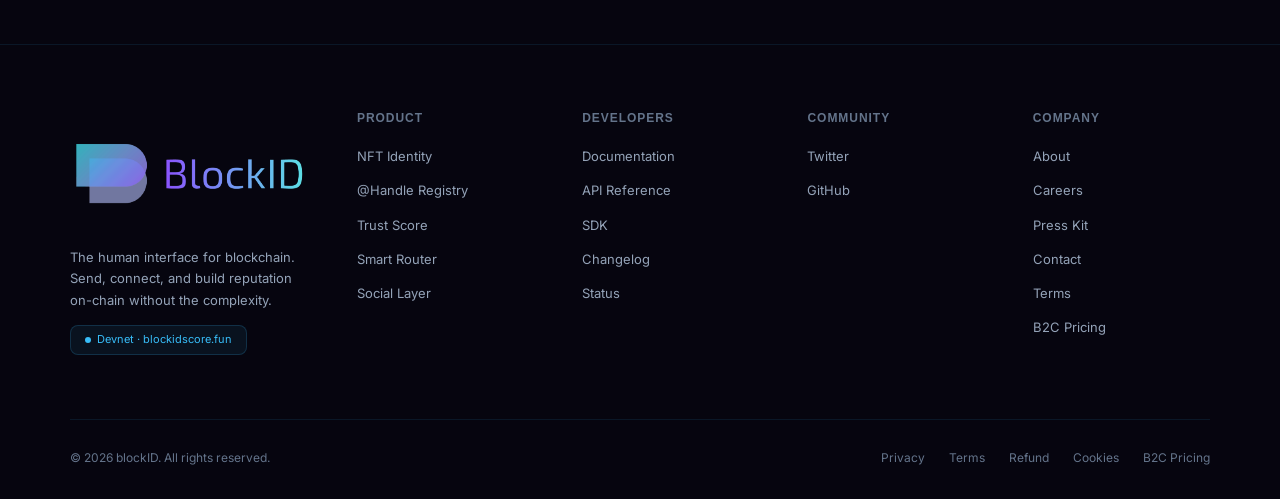
<file: refund.html>
<!DOCTYPE html>
<html lang="en">
<head>
<meta charset="UTF-8"/>
<meta name="viewport" content="width=device-width, initial-scale=1.0"/>
<link rel="icon" type="image/png" href="blockid-icon.png" sizes="512x512">
<link rel="icon" type="image/png" href="blockid-icon.png" sizes="32x32">
<link rel="apple-touch-icon" href="blockid-icon.png">
<title>Refund Policy — BlockID</title>
<link rel="preconnect" href="https://fonts.googleapis.com">
<link rel="preconnect" href="https://fonts.gstatic.com" crossorigin>
<link href="https://fonts.googleapis.com/css2?family=Inter:wght@300;400;500;600;700&display=swap" rel="stylesheet">
<link href="https://api.fontshare.com/v2/css?f[]=clash-display@200,300,400,500,600,700&display=swap" rel="stylesheet">
<style>
*,*::before,*::after{box-sizing:border-box;margin:0;padding:0}
:root{
  --blue:#38bdf8;--blue-mid:#0ea5e9;--blue-dark:#0369a1;--purple:#7c3aed;--purple-mid:#6d28d9;--indigo:#818cf8;
  --bg:#06050f;--bg2:#0a0818;--surface:rgba(255,255,255,0.04);--surface2:rgba(56,189,248,0.06);
  --border:rgba(56,189,248,0.1);--border2:rgba(124,58,237,0.25);--fg:#f0f8ff;--muted:#64748b;--muted2:#94a3b8;
  --grad:linear-gradient(135deg,#7c3aed,#0ea5e9);--grad2:linear-gradient(135deg,#38bdf8,#818cf8);
  --glow-blue:rgba(56,189,248,0.3);--glow-pur:rgba(124,58,237,0.3);
  --fd:'ClashDisplay',sans-serif;--fm:'Inter',sans-serif;
}
html{scroll-behavior:smooth}
body{background:var(--bg);color:var(--fg);font-family:var(--fm);font-size:15px;line-height:1.618;overflow-x:hidden;-webkit-font-smoothing:antialiased}
#bg-canvas{position:fixed;inset:0;z-index:0;pointer-events:none}
.grad-text{background:var(--grad2);-webkit-background-clip:text;-webkit-text-fill-color:transparent;background-clip:text}
nav{position:fixed;top:0;left:0;right:0;z-index:100;height:64px;display:flex;align-items:center;padding:0 24px;background:rgba(6,5,15,.8);backdrop-filter:blur(24px);border-bottom:1px solid var(--border);transition:box-shadow .3s}
nav.scrolled{box-shadow:0 4px 40px rgba(0,0,0,.6)}
.nav-in{max-width:1280px;margin:0 auto;width:100%;display:flex;align-items:center;justify-content:space-between;position:relative}
.nav-back{display:inline-flex;align-items:center;gap:7px;padding:7px 14px;border-radius:9px;background:rgba(255,255,255,.04);border:1px solid var(--border);color:var(--muted2);font-family:var(--fm);font-size:12px;font-weight:600;text-decoration:none;transition:all .2s;white-space:nowrap}
.nav-back:hover{background:rgba(56,189,248,.08);border-color:rgba(56,189,248,.25);color:var(--fg)}
.nav-logo{position:absolute;left:50%;transform:translateX(-50%);display:flex;align-items:center;gap:8px;font-family:var(--fd);font-weight:800;font-size:20px;text-decoration:none;color:inherit}
.logo-box{width:32px;height:32px;border-radius:8px;background:var(--grad);display:flex;align-items:center;justify-content:center;box-shadow:0 0 16px -4px var(--glow-pur)}
.btn-g{display:inline-flex;align-items:center;gap:8px;padding:9px 22px;border-radius:10px;background:var(--grad);color:#fff;font-family:var(--fd);font-weight:700;font-size:13px;text-decoration:none;box-shadow:0 0 28px -8px var(--glow-pur)}
footer{border-top:1px solid var(--border);padding:64px 24px 32px;position:relative;z-index:1}
.fin{max-width:1140px;margin:0 auto}
.fgrid{display:grid;grid-template-columns:1.2fr repeat(4,1fr);gap:48px;margin-bottom:64px}
@media(max-width:900px){.fgrid{grid-template-columns:1fr 1fr 1fr}}
@media(max-width:540px){.fgrid{grid-template-columns:1fr 1fr}}
.flogo{font-family:var(--fd);font-weight:800;font-size:22px;margin-bottom:10px;display:flex;align-items:center;gap:10px}
.fdesc{font-size:13px;color:var(--muted2);line-height:1.65}
.fcol h4{font-family:var(--fd);font-weight:700;font-size:12px;text-transform:uppercase;letter-spacing:.08em;margin-bottom:16px;color:var(--muted)}
.fcol ul{list-style:none;display:flex;flex-direction:column;gap:10px}
.fcol a{font-size:13px;color:var(--muted2);text-decoration:none;transition:color .2s}
.fcol a:hover{color:var(--fg)}
.fbot{border-top:1px solid var(--border);padding-top:28px;display:flex;justify-content:space-between;align-items:center;flex-wrap:wrap;gap:12px}
.fcopy{font-size:12px;color:var(--muted)}
.fleg{display:flex;gap:24px}
.fleg a{font-size:12px;color:var(--muted);text-decoration:none;transition:color .2s}
.fleg a:hover{color:var(--fg)}
.live-badge{display:inline-flex;align-items:center;gap:6px;background:rgba(56,189,248,.07);border:1px solid rgba(56,189,248,.18);border-radius:8px;padding:5px 14px;font-size:11px;color:var(--blue);font-family:var(--fm);margin-top:20px}
.ldot{width:6px;height:6px;border-radius:50%;background:var(--blue);animation:pulse 1.5s infinite}
@keyframes pulse{0%,100%{opacity:1}50%{opacity:.35}}

.legal-wrap{max-width:760px;margin:0 auto;padding:120px 24px 80px}
.legal-h1{font-family:var(--fd);font-size:clamp(32px,6vw,56px);font-weight:700;letter-spacing:-.03em;margin-bottom:8px}
.legal-meta{font-size:13px;color:var(--muted);margin-bottom:56px;padding-bottom:24px;border-bottom:1px solid var(--border)}
.legal-section{margin-bottom:40px}
.legal-h2{font-family:var(--fd);font-size:20px;font-weight:700;margin-bottom:12px;color:var(--fg)}
.legal-p{font-size:14px;color:var(--muted2);line-height:1.85;margin-bottom:12px}
.legal-ul{padding-left:20px;margin-bottom:12px}
.legal-ul li{font-size:14px;color:var(--muted2);line-height:1.85;margin-bottom:6px}
.legal-contact{margin-top:56px;padding:24px;border:1px solid var(--border);border-radius:16px;background:var(--surface)}
</style>
</head>
<body>
<canvas id="bg-canvas"></canvas>

<nav id="nav">
  <div class="nav-in">
    <a href="index.html" class="nav-back">← Back</a>
    <a href="index.html" class="nav-logo">
      <img src="blockid-logo.svg" alt="BlockID" height="72" style="display:block; width:auto; max-width:640px;">
    </a>
    <a href="https://app.blockidscore.fun" target="_blank" rel="noopener" class="btn-g">Launch App <svg width="13" height="13" viewBox="0 0 24 24" fill="none" stroke="currentColor" stroke-width="2.5"><line x1="5" y1="12" x2="19" y2="12"/><polyline points="12,5 19,12 12,19"/></svg></a>
  </div>
</nav>

<main style="position:relative;z-index:1">
  <div class="legal-wrap">
    <h1 class="legal-h1">Refund Policy</h1>
    <div class="legal-meta">Last updated: March 20, 2026 · BlockID · <a href="mailto:legal@blockidscore.fun" style="color:var(--blue)">legal@blockidscore.fun</a></div>

    <div class="legal-section">
      <h2 class="legal-h2">1. Overview</h2>
      <p class="legal-p">Payments for BlockID B2B API subscriptions are processed by Paddle, our Merchant of Record. Paddle handles all billing, invoicing, and refund processing on our behalf.</p>
    </div>

    <div class="legal-section">
      <h2 class="legal-h2">2. Subscription Plans</h2>
      <p class="legal-p">BlockID offers monthly and annual subscription plans for API access. Plans are billed in advance.</p>
    </div>

    <div class="legal-section">
      <h2 class="legal-h2">3. Refund Eligibility</h2>
      <ul class="legal-ul">
        <li>Full refund available within 7 days of your first purchase</li>
        <li>No refunds after 7 days, except where service availability falls below 72 continuous hours in a billing period</li>
        <li>Annual plan subscribers who cancel after 7 days may request a pro-rated refund for unused months</li>
        <li>Free tier usage is not eligible for refund (no charge)</li>
      </ul>
    </div>

    <div class="legal-section">
      <h2 class="legal-h2">4. How to Request a Refund</h2>
      <p class="legal-p">Email us at legal@blockidscore.fun with:</p>
      <ul class="legal-ul">
        <li>Subject: "Refund Request"</li>
        <li>Your wallet address</li>
        <li>Your Paddle transaction ID or order number</li>
        <li>Reason for refund request</li>
      </ul>
    </div>

    <div class="legal-section">
      <h2 class="legal-h2">5. Processing Time</h2>
      <p class="legal-p">Approved refunds are processed within 5–10 business days and returned to your original payment method.</p>
    </div>

    <div class="legal-section">
      <h2 class="legal-h2">6. Exceptions</h2>
      <p class="legal-p">Refunds will not be issued for:</p>
      <ul class="legal-ul">
        <li>Partial month usage</li>
        <li>API key misuse or policy violations</li>
        <li>Downtime caused by third-party services (Solana network, etc.)</li>
      </ul>
    </div>

    <div class="legal-section">
      <h2 class="legal-h2">7. Contact</h2>
      <p class="legal-p">For refund requests: legal@blockidscore.fun</p>
    </div>

    <div class="legal-contact">
      <p style="font-size:14px;color:var(--muted2)">Questions about this policy? Contact us at <a href="mailto:legal@blockidscore.fun" style="color:var(--blue)">legal@blockidscore.fun</a></p>
    </div>
  </div>
</main>

<footer>
  <div class="fin">
    <div class="fgrid">
      <div>
        <div class="flogo"><img src="blockid-logo.svg" alt="BlockID" height="128" style="display:block; width:auto; max-width:560px;"></div>
        <p class="fdesc">The human interface for blockchain. Send, connect, and build reputation on-chain without the complexity.</p>
        <div class="live-badge" style="margin-top:14px"><span class="ldot"></span>Devnet · blockidscore.fun</div>
      </div>
      <div class="fcol"><h4>Product</h4><ul><li><a href="index.html#product">NFT Identity</a></li><li><a href="index.html#product">@Handle Registry</a></li><li><a href="index.html#product">Trust Score</a></li><li><a href="index.html#product">Smart Router</a></li><li><a href="index.html#product">Social Layer</a></li></ul></div>
      <div class="fcol"><h4>Developers</h4><ul><li><a href="https://api.blockidscore.fun" target="_blank" rel="noopener">Documentation</a></li><li><a href="https://api.blockidscore.fun" target="_blank" rel="noopener">API Reference</a></li><li><a href="index.html#docs">SDK</a></li><li><a href="#">Changelog</a></li><li><a href="#">Status</a></li></ul></div>
      <div class="fcol"><h4>Community</h4><ul><li><a href="https://x.com/BlockID_AI" target="_blank" rel="noopener">Twitter</a></li><li><a href="https://github.com/Bekal17" target="_blank" rel="noopener">GitHub</a></li></ul></div>
      <div class="fcol"><h4>Company</h4><ul><li><a href="#">About</a></li><li><a href="#">Careers</a></li><li><a href="#">Press Kit</a></li><li><a href="#">Contact</a></li><li><a href="terms.html">Terms</a></li><li><a href="pricing-b2c.html">B2C Pricing</a></li></ul></div>
    </div>
    <div class="fbot">
      <p class="fcopy">© 2026 blockID. All rights reserved.</p>
      <div class="fleg">
        <a href="privacy.html">Privacy</a>
        <a href="terms.html">Terms</a>
        <a href="refund.html">Refund</a>
        <a href="cookies.html">Cookies</a>
        <a href="pricing-b2c.html">B2C Pricing</a>
      </div>
    </div>
  </div>
</footer>

<script>
(function(){
  const c=document.getElementById('bg-canvas'),ctx=c.getContext('2d');
  let W,H,pts,mx=-9999,my=-9999;
  const trail=[];const TRAIL_LEN=120;const TRAIL_LIFE=900;
  const resize=()=>{W=c.width=innerWidth;H=c.height=innerHeight};
  const rand=(a,b)=>Math.random()*(b-a)+a;
  const init=()=>{pts=Array.from({length:Math.floor(W*H/12000)},()=>({x:rand(0,W),y:rand(0,H),vx:rand(-.18,.18),vy:rand(-.18,.18),r:rand(.8,2.2),a:rand(.08,.4),col:Math.random()>.55?'56,189,248':'124,58,237'}))};
  const drawGrid=()=>{const s=60,sc=scrollY*.04;ctx.strokeStyle='rgba(56,189,248,0.02)';ctx.lineWidth=1;ctx.beginPath();for(let x=sc%s;x<W;x+=s){ctx.moveTo(x,0);ctx.lineTo(x,H)}for(let y=sc%s;y<H;y+=s){ctx.moveTo(0,y);ctx.lineTo(W,y)}ctx.stroke()};
  const drawOrbs=()=>{const t=Date.now()/4000;[{x:W*.2,y:H*.3,r:320,c:'124,58,237',a:.05+.018*Math.sin(t)},{x:W*.8,y:H*.6,r:280,c:'56,189,248',a:.04+.015*Math.sin(t+1.5)},{x:W*.5,y:H*.85,r:200,c:'129,140,248',a:.028+.01*Math.sin(t+3)}].forEach(o=>{const g=ctx.createRadialGradient(o.x,o.y,0,o.x,o.y,o.r);g.addColorStop(0,`rgba(${o.c},${o.a})`);g.addColorStop(1,`rgba(${o.c},0)`);ctx.fillStyle=g;ctx.beginPath();ctx.arc(o.x,o.y,o.r,0,Math.PI*2);ctx.fill()})};
  const drawPts=()=>{pts.forEach(p=>{p.x+=p.vx;p.y+=p.vy;if(p.x<0)p.x=W;if(p.x>W)p.x=0;if(p.y<0)p.y=H;if(p.y>H)p.y=0;const dx=p.x-mx,dy=p.y-my,d=Math.sqrt(dx*dx+dy*dy);if(d<110){const f=(110-d)/110*.5;p.x+=dx/d*f;p.y+=dy/d*f}ctx.beginPath();ctx.arc(p.x,p.y,p.r,0,Math.PI*2);ctx.fillStyle=`rgba(${p.col},${p.a})`;ctx.fill()});for(let i=0;i<pts.length;i++)for(let j=i+1;j<pts.length;j++){const dx=pts[i].x-pts[j].x,dy=pts[i].y-pts[j].y,d=Math.sqrt(dx*dx+dy*dy);if(d<90){ctx.beginPath();ctx.moveTo(pts[i].x,pts[i].y);ctx.lineTo(pts[j].x,pts[j].y);ctx.strokeStyle=`rgba(56,189,248,${.05*(1-d/90)})`;ctx.lineWidth=.5;ctx.stroke()}}};
  const drawTrail=()=>{const now=Date.now();while(trail.length>0&&now-trail[0].t>TRAIL_LIFE)trail.shift();if(trail.length<2)return;ctx.save();ctx.lineCap='round';ctx.lineJoin='round';for(let i=1;i<trail.length;i++){const p0=trail[i-1],p1=trail[i];const age=now-p1.t;const life=Math.max(0,1-age/TRAIL_LIFE);const ratio=i/trail.length;const alpha=life*ratio*0.95;if(alpha<0.005)continue;const w=0.5+ratio*2.2;const r=Math.round(124+(14-124)*ratio);const g2=Math.round(58+(165-58)*ratio);const b=Math.round(237+(233-237)*ratio);ctx.beginPath();ctx.moveTo(p0.x,p0.y);ctx.lineTo(p1.x,p1.y);ctx.shadowColor=`rgba(${r},${g2},${b},${alpha})`;ctx.shadowBlur=14+ratio*14;ctx.strokeStyle=`rgba(${r},${g2},${b},${alpha})`;ctx.lineWidth=w;ctx.stroke();ctx.shadowBlur=3;ctx.strokeStyle=`rgba(255,255,255,${alpha*0.4*ratio})`;ctx.lineWidth=w*0.28;ctx.stroke()}ctx.restore()};
  const loop=()=>{ctx.clearRect(0,0,W,H);drawGrid();drawOrbs();drawPts();drawTrail();requestAnimationFrame(loop)};
  window.addEventListener('resize',()=>{resize();init()});
  window.addEventListener('mousemove',e=>{mx=e.clientX;my=e.clientY;trail.push({x:mx,y:my,t:Date.now()});if(trail.length>TRAIL_LEN)trail.shift()},{passive:true});
  resize();init();loop()
})();
(function(){
  const nav=document.getElementById('nav');
  window.addEventListener('scroll',()=>{nav.classList.toggle('scrolled',scrollY>20)},{passive:true});
})();
</script>
</body>
</html>
</file>
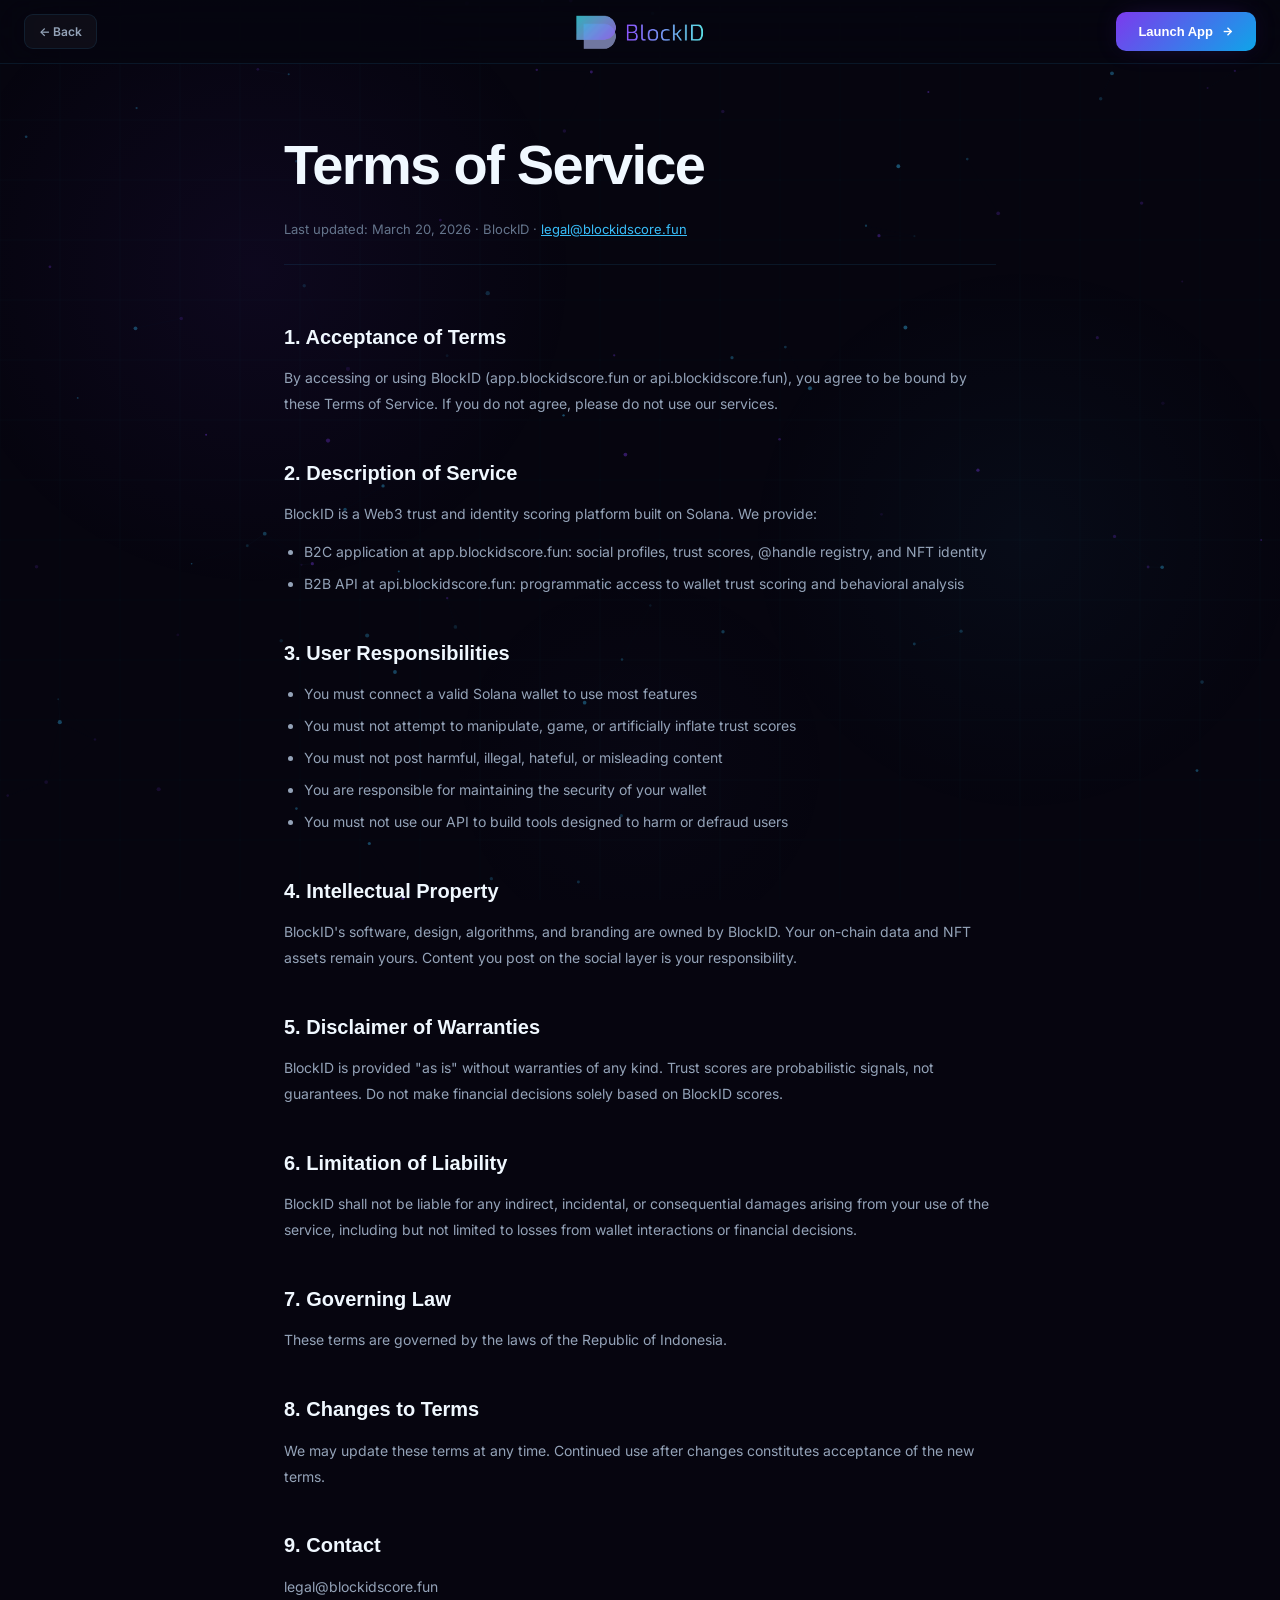
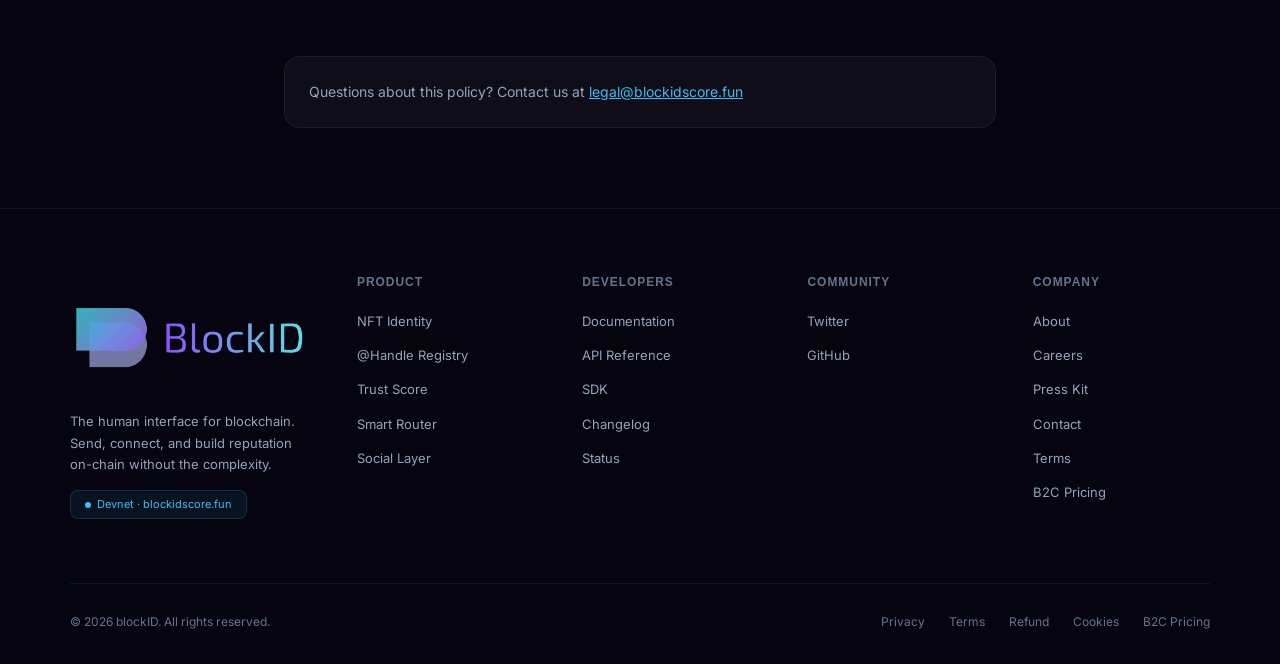
<file: terms.html>
<!DOCTYPE html>
<html lang="en">
<head>
<meta charset="UTF-8"/>
<meta name="viewport" content="width=device-width, initial-scale=1.0"/>
<link rel="icon" type="image/png" href="blockid-icon.png" sizes="512x512">
<link rel="icon" type="image/png" href="blockid-icon.png" sizes="32x32">
<link rel="apple-touch-icon" href="blockid-icon.png">
<title>Terms of Service — BlockID</title>
<link rel="preconnect" href="https://fonts.googleapis.com">
<link rel="preconnect" href="https://fonts.gstatic.com" crossorigin>
<link href="https://fonts.googleapis.com/css2?family=Inter:wght@300;400;500;600;700&display=swap" rel="stylesheet">
<link href="https://api.fontshare.com/v2/css?f[]=clash-display@200,300,400,500,600,700&display=swap" rel="stylesheet">
<style>
*,*::before,*::after{box-sizing:border-box;margin:0;padding:0}
:root{
  --blue:#38bdf8;--blue-mid:#0ea5e9;--blue-dark:#0369a1;--purple:#7c3aed;--purple-mid:#6d28d9;--indigo:#818cf8;
  --bg:#06050f;--bg2:#0a0818;--surface:rgba(255,255,255,0.04);--surface2:rgba(56,189,248,0.06);
  --border:rgba(56,189,248,0.1);--border2:rgba(124,58,237,0.25);--fg:#f0f8ff;--muted:#64748b;--muted2:#94a3b8;
  --grad:linear-gradient(135deg,#7c3aed,#0ea5e9);--grad2:linear-gradient(135deg,#38bdf8,#818cf8);
  --glow-blue:rgba(56,189,248,0.3);--glow-pur:rgba(124,58,237,0.3);
  --fd:'ClashDisplay',sans-serif;--fm:'Inter',sans-serif;
}
html{scroll-behavior:smooth}
body{background:var(--bg);color:var(--fg);font-family:var(--fm);font-size:15px;line-height:1.618;overflow-x:hidden;-webkit-font-smoothing:antialiased}
#bg-canvas{position:fixed;inset:0;z-index:0;pointer-events:none}
.grad-text{background:var(--grad2);-webkit-background-clip:text;-webkit-text-fill-color:transparent;background-clip:text}
nav{position:fixed;top:0;left:0;right:0;z-index:100;height:64px;display:flex;align-items:center;padding:0 24px;background:rgba(6,5,15,.8);backdrop-filter:blur(24px);border-bottom:1px solid var(--border);transition:box-shadow .3s}
nav.scrolled{box-shadow:0 4px 40px rgba(0,0,0,.6)}
.nav-in{max-width:1280px;margin:0 auto;width:100%;display:flex;align-items:center;justify-content:space-between;position:relative}
.nav-back{display:inline-flex;align-items:center;gap:7px;padding:7px 14px;border-radius:9px;background:rgba(255,255,255,.04);border:1px solid var(--border);color:var(--muted2);font-family:var(--fm);font-size:12px;font-weight:600;text-decoration:none;transition:all .2s;white-space:nowrap}
.nav-back:hover{background:rgba(56,189,248,.08);border-color:rgba(56,189,248,.25);color:var(--fg)}
.nav-logo{position:absolute;left:50%;transform:translateX(-50%);display:flex;align-items:center;gap:8px;font-family:var(--fd);font-weight:800;font-size:20px;text-decoration:none;color:inherit}
.logo-box{width:32px;height:32px;border-radius:8px;background:var(--grad);display:flex;align-items:center;justify-content:center;box-shadow:0 0 16px -4px var(--glow-pur)}
.btn-g{display:inline-flex;align-items:center;gap:8px;padding:9px 22px;border-radius:10px;background:var(--grad);color:#fff;font-family:var(--fd);font-weight:700;font-size:13px;text-decoration:none;box-shadow:0 0 28px -8px var(--glow-pur)}
footer{border-top:1px solid var(--border);padding:64px 24px 32px;position:relative;z-index:1}
.fin{max-width:1140px;margin:0 auto}
.fgrid{display:grid;grid-template-columns:1.2fr repeat(4,1fr);gap:48px;margin-bottom:64px}
@media(max-width:900px){.fgrid{grid-template-columns:1fr 1fr 1fr}}
@media(max-width:540px){.fgrid{grid-template-columns:1fr 1fr}}
.flogo{font-family:var(--fd);font-weight:800;font-size:22px;margin-bottom:10px;display:flex;align-items:center;gap:10px}
.fdesc{font-size:13px;color:var(--muted2);line-height:1.65}
.fcol h4{font-family:var(--fd);font-weight:700;font-size:12px;text-transform:uppercase;letter-spacing:.08em;margin-bottom:16px;color:var(--muted)}
.fcol ul{list-style:none;display:flex;flex-direction:column;gap:10px}
.fcol a{font-size:13px;color:var(--muted2);text-decoration:none;transition:color .2s}
.fcol a:hover{color:var(--fg)}
.fbot{border-top:1px solid var(--border);padding-top:28px;display:flex;justify-content:space-between;align-items:center;flex-wrap:wrap;gap:12px}
.fcopy{font-size:12px;color:var(--muted)}
.fleg{display:flex;gap:24px}
.fleg a{font-size:12px;color:var(--muted);text-decoration:none;transition:color .2s}
.fleg a:hover{color:var(--fg)}
.live-badge{display:inline-flex;align-items:center;gap:6px;background:rgba(56,189,248,.07);border:1px solid rgba(56,189,248,.18);border-radius:8px;padding:5px 14px;font-size:11px;color:var(--blue);font-family:var(--fm);margin-top:20px}
.ldot{width:6px;height:6px;border-radius:50%;background:var(--blue);animation:pulse 1.5s infinite}
@keyframes pulse{0%,100%{opacity:1}50%{opacity:.35}}

.legal-wrap{max-width:760px;margin:0 auto;padding:120px 24px 80px}
.legal-h1{font-family:var(--fd);font-size:clamp(32px,6vw,56px);font-weight:700;letter-spacing:-.03em;margin-bottom:8px}
.legal-meta{font-size:13px;color:var(--muted);margin-bottom:56px;padding-bottom:24px;border-bottom:1px solid var(--border)}
.legal-section{margin-bottom:40px}
.legal-h2{font-family:var(--fd);font-size:20px;font-weight:700;margin-bottom:12px;color:var(--fg)}
.legal-p{font-size:14px;color:var(--muted2);line-height:1.85;margin-bottom:12px}
.legal-ul{padding-left:20px;margin-bottom:12px}
.legal-ul li{font-size:14px;color:var(--muted2);line-height:1.85;margin-bottom:6px}
.legal-contact{margin-top:56px;padding:24px;border:1px solid var(--border);border-radius:16px;background:var(--surface)}
</style>
</head>
<body>
<canvas id="bg-canvas"></canvas>

<nav id="nav">
  <div class="nav-in">
    <a href="index.html" class="nav-back">← Back</a>
    <a href="index.html" class="nav-logo">
      <img src="blockid-logo.svg" alt="BlockID" height="72" style="display:block; width:auto; max-width:640px;">
    </a>
    <a href="https://app.blockidscore.fun" target="_blank" rel="noopener" class="btn-g">Launch App <svg width="13" height="13" viewBox="0 0 24 24" fill="none" stroke="currentColor" stroke-width="2.5"><line x1="5" y1="12" x2="19" y2="12"/><polyline points="12,5 19,12 12,19"/></svg></a>
  </div>
</nav>

<main style="position:relative;z-index:1">
  <div class="legal-wrap">
    <h1 class="legal-h1">Terms of Service</h1>
    <div class="legal-meta">Last updated: March 20, 2026 · BlockID · <a href="mailto:legal@blockidscore.fun" style="color:var(--blue)">legal@blockidscore.fun</a></div>

    <div class="legal-section">
      <h2 class="legal-h2">1. Acceptance of Terms</h2>
      <p class="legal-p">By accessing or using BlockID (app.blockidscore.fun or api.blockidscore.fun), you agree to be bound by these Terms of Service. If you do not agree, please do not use our services.</p>
    </div>

    <div class="legal-section">
      <h2 class="legal-h2">2. Description of Service</h2>
      <p class="legal-p">BlockID is a Web3 trust and identity scoring platform built on Solana. We provide:</p>
      <ul class="legal-ul">
        <li>B2C application at app.blockidscore.fun: social profiles, trust scores, @handle registry, and NFT identity</li>
        <li>B2B API at api.blockidscore.fun: programmatic access to wallet trust scoring and behavioral analysis</li>
      </ul>
    </div>

    <div class="legal-section">
      <h2 class="legal-h2">3. User Responsibilities</h2>
      <ul class="legal-ul">
        <li>You must connect a valid Solana wallet to use most features</li>
        <li>You must not attempt to manipulate, game, or artificially inflate trust scores</li>
        <li>You must not post harmful, illegal, hateful, or misleading content</li>
        <li>You are responsible for maintaining the security of your wallet</li>
        <li>You must not use our API to build tools designed to harm or defraud users</li>
      </ul>
    </div>

    <div class="legal-section">
      <h2 class="legal-h2">4. Intellectual Property</h2>
      <p class="legal-p">BlockID's software, design, algorithms, and branding are owned by BlockID. Your on-chain data and NFT assets remain yours. Content you post on the social layer is your responsibility.</p>
    </div>

    <div class="legal-section">
      <h2 class="legal-h2">5. Disclaimer of Warranties</h2>
      <p class="legal-p">BlockID is provided "as is" without warranties of any kind. Trust scores are probabilistic signals, not guarantees. Do not make financial decisions solely based on BlockID scores.</p>
    </div>

    <div class="legal-section">
      <h2 class="legal-h2">6. Limitation of Liability</h2>
      <p class="legal-p">BlockID shall not be liable for any indirect, incidental, or consequential damages arising from your use of the service, including but not limited to losses from wallet interactions or financial decisions.</p>
    </div>

    <div class="legal-section">
      <h2 class="legal-h2">7. Governing Law</h2>
      <p class="legal-p">These terms are governed by the laws of the Republic of Indonesia.</p>
    </div>

    <div class="legal-section">
      <h2 class="legal-h2">8. Changes to Terms</h2>
      <p class="legal-p">We may update these terms at any time. Continued use after changes constitutes acceptance of the new terms.</p>
    </div>

    <div class="legal-section">
      <h2 class="legal-h2">9. Contact</h2>
      <p class="legal-p">legal@blockidscore.fun</p>
    </div>

    <div class="legal-contact">
      <p style="font-size:14px;color:var(--muted2)">Questions about this policy? Contact us at <a href="mailto:legal@blockidscore.fun" style="color:var(--blue)">legal@blockidscore.fun</a></p>
    </div>
  </div>
</main>

<footer>
  <div class="fin">
    <div class="fgrid">
      <div>
        <div class="flogo"><img src="blockid-logo.svg" alt="BlockID" height="128" style="display:block; width:auto; max-width:560px;"></div>
        <p class="fdesc">The human interface for blockchain. Send, connect, and build reputation on-chain without the complexity.</p>
        <div class="live-badge" style="margin-top:14px"><span class="ldot"></span>Devnet · blockidscore.fun</div>
      </div>
      <div class="fcol"><h4>Product</h4><ul><li><a href="index.html#product">NFT Identity</a></li><li><a href="index.html#product">@Handle Registry</a></li><li><a href="index.html#product">Trust Score</a></li><li><a href="index.html#product">Smart Router</a></li><li><a href="index.html#product">Social Layer</a></li></ul></div>
      <div class="fcol"><h4>Developers</h4><ul><li><a href="https://api.blockidscore.fun" target="_blank" rel="noopener">Documentation</a></li><li><a href="https://api.blockidscore.fun" target="_blank" rel="noopener">API Reference</a></li><li><a href="index.html#docs">SDK</a></li><li><a href="#">Changelog</a></li><li><a href="#">Status</a></li></ul></div>
      <div class="fcol"><h4>Community</h4><ul><li><a href="https://x.com/BlockID_AI" target="_blank" rel="noopener">Twitter</a></li><li><a href="https://github.com/Bekal17" target="_blank" rel="noopener">GitHub</a></li></ul></div>
      <div class="fcol"><h4>Company</h4><ul><li><a href="#">About</a></li><li><a href="#">Careers</a></li><li><a href="#">Press Kit</a></li><li><a href="#">Contact</a></li><li><a href="terms.html">Terms</a></li><li><a href="pricing-b2c.html">B2C Pricing</a></li></ul></div>
    </div>
    <div class="fbot">
      <p class="fcopy">© 2026 blockID. All rights reserved.</p>
      <div class="fleg">
        <a href="privacy.html">Privacy</a>
        <a href="terms.html">Terms</a>
        <a href="refund.html">Refund</a>
        <a href="cookies.html">Cookies</a>
        <a href="pricing-b2c.html">B2C Pricing</a>
      </div>
    </div>
  </div>
</footer>

<script>
(function(){
  const c=document.getElementById('bg-canvas'),ctx=c.getContext('2d');
  let W,H,pts,mx=-9999,my=-9999;
  const trail=[];const TRAIL_LEN=120;const TRAIL_LIFE=900;
  const resize=()=>{W=c.width=innerWidth;H=c.height=innerHeight};
  const rand=(a,b)=>Math.random()*(b-a)+a;
  const init=()=>{pts=Array.from({length:Math.floor(W*H/12000)},()=>({x:rand(0,W),y:rand(0,H),vx:rand(-.18,.18),vy:rand(-.18,.18),r:rand(.8,2.2),a:rand(.08,.4),col:Math.random()>.55?'56,189,248':'124,58,237'}))};
  const drawGrid=()=>{const s=60,sc=scrollY*.04;ctx.strokeStyle='rgba(56,189,248,0.02)';ctx.lineWidth=1;ctx.beginPath();for(let x=sc%s;x<W;x+=s){ctx.moveTo(x,0);ctx.lineTo(x,H)}for(let y=sc%s;y<H;y+=s){ctx.moveTo(0,y);ctx.lineTo(W,y)}ctx.stroke()};
  const drawOrbs=()=>{const t=Date.now()/4000;[{x:W*.2,y:H*.3,r:320,c:'124,58,237',a:.05+.018*Math.sin(t)},{x:W*.8,y:H*.6,r:280,c:'56,189,248',a:.04+.015*Math.sin(t+1.5)},{x:W*.5,y:H*.85,r:200,c:'129,140,248',a:.028+.01*Math.sin(t+3)}].forEach(o=>{const g=ctx.createRadialGradient(o.x,o.y,0,o.x,o.y,o.r);g.addColorStop(0,`rgba(${o.c},${o.a})`);g.addColorStop(1,`rgba(${o.c},0)`);ctx.fillStyle=g;ctx.beginPath();ctx.arc(o.x,o.y,o.r,0,Math.PI*2);ctx.fill()})};
  const drawPts=()=>{pts.forEach(p=>{p.x+=p.vx;p.y+=p.vy;if(p.x<0)p.x=W;if(p.x>W)p.x=0;if(p.y<0)p.y=H;if(p.y>H)p.y=0;const dx=p.x-mx,dy=p.y-my,d=Math.sqrt(dx*dx+dy*dy);if(d<110){const f=(110-d)/110*.5;p.x+=dx/d*f;p.y+=dy/d*f}ctx.beginPath();ctx.arc(p.x,p.y,p.r,0,Math.PI*2);ctx.fillStyle=`rgba(${p.col},${p.a})`;ctx.fill()});for(let i=0;i<pts.length;i++)for(let j=i+1;j<pts.length;j++){const dx=pts[i].x-pts[j].x,dy=pts[i].y-pts[j].y,d=Math.sqrt(dx*dx+dy*dy);if(d<90){ctx.beginPath();ctx.moveTo(pts[i].x,pts[i].y);ctx.lineTo(pts[j].x,pts[j].y);ctx.strokeStyle=`rgba(56,189,248,${.05*(1-d/90)})`;ctx.lineWidth=.5;ctx.stroke()}}};
  const drawTrail=()=>{const now=Date.now();while(trail.length>0&&now-trail[0].t>TRAIL_LIFE)trail.shift();if(trail.length<2)return;ctx.save();ctx.lineCap='round';ctx.lineJoin='round';for(let i=1;i<trail.length;i++){const p0=trail[i-1],p1=trail[i];const age=now-p1.t;const life=Math.max(0,1-age/TRAIL_LIFE);const ratio=i/trail.length;const alpha=life*ratio*0.95;if(alpha<0.005)continue;const w=0.5+ratio*2.2;const r=Math.round(124+(14-124)*ratio);const g2=Math.round(58+(165-58)*ratio);const b=Math.round(237+(233-237)*ratio);ctx.beginPath();ctx.moveTo(p0.x,p0.y);ctx.lineTo(p1.x,p1.y);ctx.shadowColor=`rgba(${r},${g2},${b},${alpha})`;ctx.shadowBlur=14+ratio*14;ctx.strokeStyle=`rgba(${r},${g2},${b},${alpha})`;ctx.lineWidth=w;ctx.stroke();ctx.shadowBlur=3;ctx.strokeStyle=`rgba(255,255,255,${alpha*0.4*ratio})`;ctx.lineWidth=w*0.28;ctx.stroke()}ctx.restore()};
  const loop=()=>{ctx.clearRect(0,0,W,H);drawGrid();drawOrbs();drawPts();drawTrail();requestAnimationFrame(loop)};
  window.addEventListener('resize',()=>{resize();init()});
  window.addEventListener('mousemove',e=>{mx=e.clientX;my=e.clientY;trail.push({x:mx,y:my,t:Date.now()});if(trail.length>TRAIL_LEN)trail.shift()},{passive:true});
  resize();init();loop()
})();
(function(){
  const nav=document.getElementById('nav');
  window.addEventListener('scroll',()=>{nav.classList.toggle('scrolled',scrollY>20)},{passive:true});
})();
</script>
</body>
</html>
</file>
